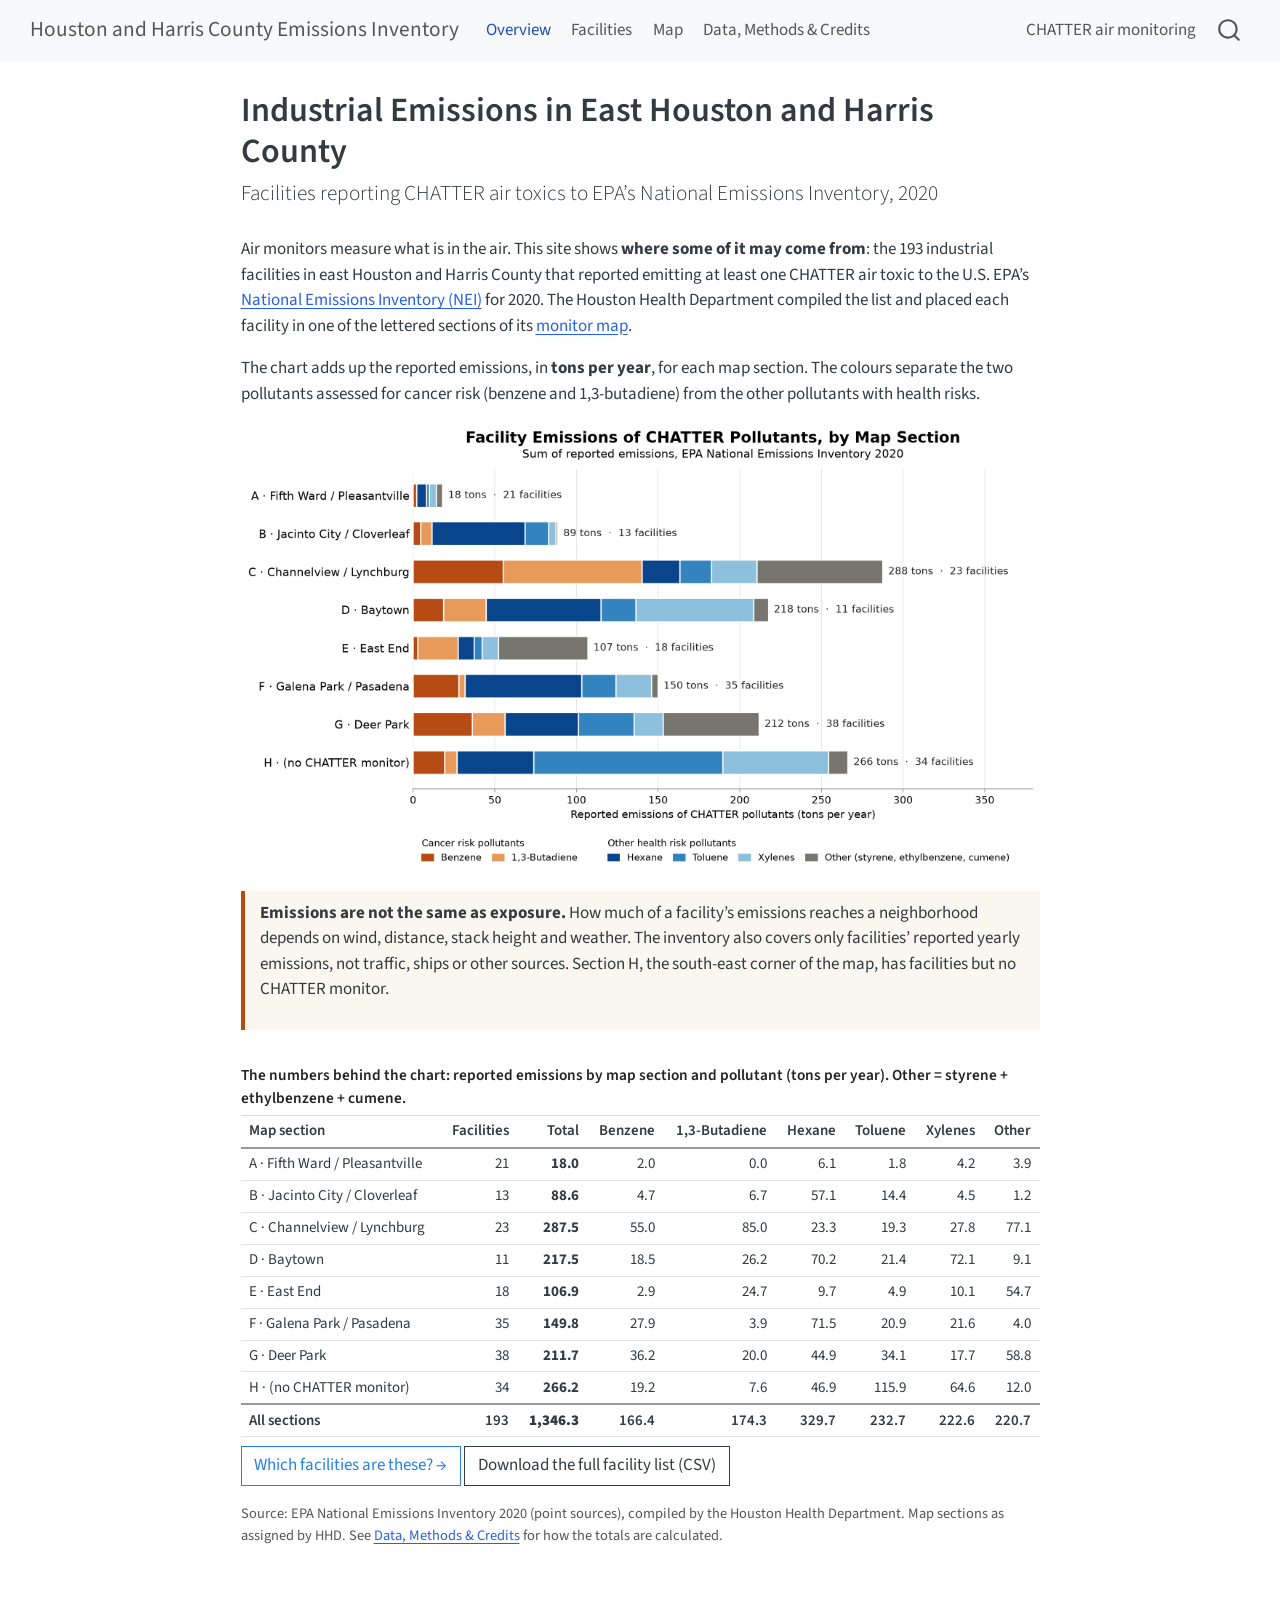
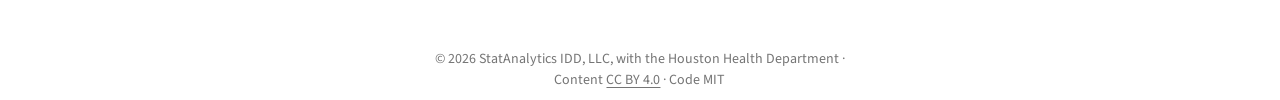
<file: index.html>
<!DOCTYPE html>
<html xmlns="http://www.w3.org/1999/xhtml" lang="en" xml:lang="en"><head>

<meta charset="utf-8">
<meta name="generator" content="quarto-1.8.27">

<meta name="viewport" content="width=device-width, initial-scale=1.0, user-scalable=yes">


<title>Industrial Emissions in East Houston and Harris County – Houston and Harris County Emissions Inventory</title>
<style>
code{white-space: pre-wrap;}
span.smallcaps{font-variant: small-caps;}
div.columns{display: flex; gap: min(4vw, 1.5em);}
div.column{flex: auto; overflow-x: auto;}
div.hanging-indent{margin-left: 1.5em; text-indent: -1.5em;}
ul.task-list{list-style: none;}
ul.task-list li input[type="checkbox"] {
  width: 0.8em;
  margin: 0 0.8em 0.2em -1em; /* quarto-specific, see https://github.com/quarto-dev/quarto-cli/issues/4556 */ 
  vertical-align: middle;
}
</style>


<script src="site_libs/quarto-nav/quarto-nav.js"></script>
<script src="site_libs/quarto-nav/headroom.min.js"></script>
<script src="site_libs/clipboard/clipboard.min.js"></script>
<script src="site_libs/quarto-search/autocomplete.umd.js"></script>
<script src="site_libs/quarto-search/fuse.min.js"></script>
<script src="site_libs/quarto-search/quarto-search.js"></script>
<meta name="quarto:offset" content="./">
<script src="site_libs/quarto-html/quarto.js" type="module"></script>
<script src="site_libs/quarto-html/tabsets/tabsets.js" type="module"></script>
<script src="site_libs/quarto-html/axe/axe-check.js" type="module"></script>
<script src="site_libs/quarto-html/popper.min.js"></script>
<script src="site_libs/quarto-html/tippy.umd.min.js"></script>
<script src="site_libs/quarto-html/anchor.min.js"></script>
<link href="site_libs/quarto-html/tippy.css" rel="stylesheet">
<link href="site_libs/quarto-html/quarto-syntax-highlighting-ed96de9b727972fe78a7b5d16c58bf87.css" rel="stylesheet" id="quarto-text-highlighting-styles">
<script src="site_libs/bootstrap/bootstrap.min.js"></script>
<link href="site_libs/bootstrap/bootstrap-icons.css" rel="stylesheet">
<link href="site_libs/bootstrap/bootstrap-5b4ad623e5705c0698d39aec6f10cf02.min.css" rel="stylesheet" append-hash="true" id="quarto-bootstrap" data-mode="light">
<script id="quarto-search-options" type="application/json">{
  "location": "navbar",
  "copy-button": false,
  "collapse-after": 3,
  "panel-placement": "end",
  "type": "overlay",
  "limit": 50,
  "keyboard-shortcut": [
    "f",
    "/",
    "s"
  ],
  "show-item-context": false,
  "language": {
    "search-no-results-text": "No results",
    "search-matching-documents-text": "matching documents",
    "search-copy-link-title": "Copy link to search",
    "search-hide-matches-text": "Hide additional matches",
    "search-more-match-text": "more match in this document",
    "search-more-matches-text": "more matches in this document",
    "search-clear-button-title": "Clear",
    "search-text-placeholder": "",
    "search-detached-cancel-button-title": "Cancel",
    "search-submit-button-title": "Submit",
    "search-label": "Search"
  }
}</script>


<link rel="stylesheet" href="styles.css">
</head>

<body class="nav-fixed fullcontent quarto-light">

<div id="quarto-search-results"></div>
  <header id="quarto-header" class="headroom fixed-top">
    <nav class="navbar navbar-expand-lg " data-bs-theme="dark">
      <div class="navbar-container container-fluid">
      <div class="navbar-brand-container mx-auto">
    <a class="navbar-brand" href="./index.html">
    <span class="navbar-title">Houston and Harris County Emissions Inventory</span>
    </a>
  </div>
            <div id="quarto-search" class="" title="Search"></div>
          <button class="navbar-toggler" type="button" data-bs-toggle="collapse" data-bs-target="#navbarCollapse" aria-controls="navbarCollapse" role="menu" aria-expanded="false" aria-label="Toggle navigation" onclick="if (window.quartoToggleHeadroom) { window.quartoToggleHeadroom(); }">
  <span class="navbar-toggler-icon"></span>
</button>
          <div class="collapse navbar-collapse" id="navbarCollapse">
            <ul class="navbar-nav navbar-nav-scroll me-auto">
  <li class="nav-item">
    <a class="nav-link active" href="./index.html" aria-current="page"> 
<span class="menu-text">Overview</span></a>
  </li>  
  <li class="nav-item">
    <a class="nav-link" href="./facilities.html"> 
<span class="menu-text">Facilities</span></a>
  </li>  
  <li class="nav-item">
    <a class="nav-link" href="./map.html"> 
<span class="menu-text">Map</span></a>
  </li>  
  <li class="nav-item">
    <a class="nav-link" href="./about.html"> 
<span class="menu-text">Data, Methods &amp; Credits</span></a>
  </li>  
</ul>
            <ul class="navbar-nav navbar-nav-scroll ms-auto">
  <li class="nav-item">
    <a class="nav-link" href="https://statanalyticsidd-gh.github.io/Houston-Harris-County/"> 
<span class="menu-text">CHATTER air monitoring</span></a>
  </li>  
</ul>
          </div> <!-- /navcollapse -->
            <div class="quarto-navbar-tools">
</div>
      </div> <!-- /container-fluid -->
    </nav>
</header>
<!-- content -->
<div id="quarto-content" class="quarto-container page-columns page-rows-contents page-layout-article page-navbar">
<!-- sidebar -->
<!-- margin-sidebar -->
    
<!-- main -->
<main class="content" id="quarto-document-content">

<header id="title-block-header" class="quarto-title-block default">
<div class="quarto-title">
<h1 class="title">Industrial Emissions in East Houston and Harris County</h1>
<p class="subtitle lead">Facilities reporting CHATTER air toxics to EPA’s National Emissions Inventory, 2020</p>
</div>



<div class="quarto-title-meta">

    
  
    
  </div>
  


</header>


<p>Air monitors measure what is in the air. This site shows <strong>where some of it may come from</strong>: the 193 industrial facilities in east Houston and Harris County that reported emitting at least one CHATTER air toxic to the U.S. EPA’s <a href="https://www.epa.gov/air-emissions-inventories/2020-national-emissions-inventory-nei-data">National Emissions Inventory (NEI)</a> for 2020. The Houston Health Department compiled the list and placed each facility in one of the lettered sections of its <a href="./map.html">monitor map</a>.</p>
<p>The chart adds up the reported emissions, in <strong>tons per year</strong>, for each map section. The colours separate the two pollutants assessed for cancer risk (benzene and 1,3-butadiene) from the other pollutants with health risks.</p>
<p><img src="figures/emissions_by_section.png" class="img-fluid" alt="Horizontal stacked bar chart of reported emissions of CHATTER pollutants in tons per year for map sections A to H. Section C, Channelview / Lynchburg, is largest at 288 tons from 23 facilities, followed by H at 266 tons, D Baytown at 218, G Deer Park at 212, F Galena Park / Pasadena at 150, E East End at 107, B Jacinto City / Cloverleaf at 89 and A Fifth Ward / Pleasantville at 18. The full numbers are in the table below."></p>
<div class="ei-callout">
<p><strong>Emissions are not the same as exposure.</strong> How much of a facility’s emissions reaches a neighborhood depends on wind, distance, stack height and weather. The inventory also covers only facilities’ reported yearly emissions, not traffic, ships or other sources. Section H, the south-east corner of the map, has facilities but no CHATTER monitor.</p>
</div>
<div class="table-responsive">
<table class="ei-table caption-top table">
<caption>The numbers behind the chart: reported emissions by map section and pollutant (tons per year). Other = styrene + ethylbenzene + cumene.</caption>
<thead>
<tr class="header">
<th data-quarto-table-cell-role="th">Map section</th>
<th class="ei-num" data-quarto-table-cell-role="th">Facilities</th>
<th class="ei-num" data-quarto-table-cell-role="th">Total</th>
<th class="ei-num" data-quarto-table-cell-role="th">Benzene</th>
<th class="ei-num" data-quarto-table-cell-role="th">1,3-Butadiene</th>
<th class="ei-num" data-quarto-table-cell-role="th">Hexane</th>
<th class="ei-num" data-quarto-table-cell-role="th">Toluene</th>
<th class="ei-num" data-quarto-table-cell-role="th">Xylenes</th>
<th class="ei-num" data-quarto-table-cell-role="th">Other</th>
</tr>
</thead>
<tbody>
<tr class="odd">
<td>A · Fifth Ward / Pleasantville</td>
<td class="ei-num">21</td>
<td class="ei-num"><strong>18.0</strong></td>
<td class="ei-num">2.0</td>
<td class="ei-num">0.0</td>
<td class="ei-num">6.1</td>
<td class="ei-num">1.8</td>
<td class="ei-num">4.2</td>
<td class="ei-num">3.9</td>
</tr>
<tr class="even">
<td>B · Jacinto City / Cloverleaf</td>
<td class="ei-num">13</td>
<td class="ei-num"><strong>88.6</strong></td>
<td class="ei-num">4.7</td>
<td class="ei-num">6.7</td>
<td class="ei-num">57.1</td>
<td class="ei-num">14.4</td>
<td class="ei-num">4.5</td>
<td class="ei-num">1.2</td>
</tr>
<tr class="odd">
<td>C · Channelview / Lynchburg</td>
<td class="ei-num">23</td>
<td class="ei-num"><strong>287.5</strong></td>
<td class="ei-num">55.0</td>
<td class="ei-num">85.0</td>
<td class="ei-num">23.3</td>
<td class="ei-num">19.3</td>
<td class="ei-num">27.8</td>
<td class="ei-num">77.1</td>
</tr>
<tr class="even">
<td>D · Baytown</td>
<td class="ei-num">11</td>
<td class="ei-num"><strong>217.5</strong></td>
<td class="ei-num">18.5</td>
<td class="ei-num">26.2</td>
<td class="ei-num">70.2</td>
<td class="ei-num">21.4</td>
<td class="ei-num">72.1</td>
<td class="ei-num">9.1</td>
</tr>
<tr class="odd">
<td>E · East End</td>
<td class="ei-num">18</td>
<td class="ei-num"><strong>106.9</strong></td>
<td class="ei-num">2.9</td>
<td class="ei-num">24.7</td>
<td class="ei-num">9.7</td>
<td class="ei-num">4.9</td>
<td class="ei-num">10.1</td>
<td class="ei-num">54.7</td>
</tr>
<tr class="even">
<td>F · Galena Park / Pasadena</td>
<td class="ei-num">35</td>
<td class="ei-num"><strong>149.8</strong></td>
<td class="ei-num">27.9</td>
<td class="ei-num">3.9</td>
<td class="ei-num">71.5</td>
<td class="ei-num">20.9</td>
<td class="ei-num">21.6</td>
<td class="ei-num">4.0</td>
</tr>
<tr class="odd">
<td>G · Deer Park</td>
<td class="ei-num">38</td>
<td class="ei-num"><strong>211.7</strong></td>
<td class="ei-num">36.2</td>
<td class="ei-num">20.0</td>
<td class="ei-num">44.9</td>
<td class="ei-num">34.1</td>
<td class="ei-num">17.7</td>
<td class="ei-num">58.8</td>
</tr>
<tr class="even">
<td>H · (no CHATTER monitor)</td>
<td class="ei-num">34</td>
<td class="ei-num"><strong>266.2</strong></td>
<td class="ei-num">19.2</td>
<td class="ei-num">7.6</td>
<td class="ei-num">46.9</td>
<td class="ei-num">115.9</td>
<td class="ei-num">64.6</td>
<td class="ei-num">12.0</td>
</tr>
<tr class="ei-total odd">
<td>All sections</td>
<td class="ei-num">193</td>
<td class="ei-num"><strong>1,346.3</strong></td>
<td class="ei-num">166.4</td>
<td class="ei-num">174.3</td>
<td class="ei-num">329.7</td>
<td class="ei-num">232.7</td>
<td class="ei-num">222.6</td>
<td class="ei-num">220.7</td>
</tr>
</tbody>
</table>
</div>
<p><a href="./facilities.html" class="btn btn-outline-primary">Which facilities are these? →</a> <a href="downloads/HoustonHarrisCounty_emissions_NEI2020.csv" class="btn btn-outline-secondary">Download the full facility list (CSV)</a></p>
<div class="ei-note">
<p>Source: EPA National Emissions Inventory 2020 (point sources), compiled by the Houston Health Department. Map sections as assigned by HHD. See <a href="./about.html">Data, Methods &amp; Credits</a> for how the totals are calculated.</p>
</div>



</main> <!-- /main -->
<script id="quarto-html-after-body" type="application/javascript">
  window.document.addEventListener("DOMContentLoaded", function (event) {
    const icon = "";
    const anchorJS = new window.AnchorJS();
    anchorJS.options = {
      placement: 'right',
      icon: icon
    };
    anchorJS.add('.anchored');
    const isCodeAnnotation = (el) => {
      for (const clz of el.classList) {
        if (clz.startsWith('code-annotation-')) {                     
          return true;
        }
      }
      return false;
    }
    const onCopySuccess = function(e) {
      // button target
      const button = e.trigger;
      // don't keep focus
      button.blur();
      // flash "checked"
      button.classList.add('code-copy-button-checked');
      var currentTitle = button.getAttribute("title");
      button.setAttribute("title", "Copied!");
      let tooltip;
      if (window.bootstrap) {
        button.setAttribute("data-bs-toggle", "tooltip");
        button.setAttribute("data-bs-placement", "left");
        button.setAttribute("data-bs-title", "Copied!");
        tooltip = new bootstrap.Tooltip(button, 
          { trigger: "manual", 
            customClass: "code-copy-button-tooltip",
            offset: [0, -8]});
        tooltip.show();    
      }
      setTimeout(function() {
        if (tooltip) {
          tooltip.hide();
          button.removeAttribute("data-bs-title");
          button.removeAttribute("data-bs-toggle");
          button.removeAttribute("data-bs-placement");
        }
        button.setAttribute("title", currentTitle);
        button.classList.remove('code-copy-button-checked');
      }, 1000);
      // clear code selection
      e.clearSelection();
    }
    const getTextToCopy = function(trigger) {
      const outerScaffold = trigger.parentElement.cloneNode(true);
      const codeEl = outerScaffold.querySelector('code');
      for (const childEl of codeEl.children) {
        if (isCodeAnnotation(childEl)) {
          childEl.remove();
        }
      }
      return codeEl.innerText;
    }
    const clipboard = new window.ClipboardJS('.code-copy-button:not([data-in-quarto-modal])', {
      text: getTextToCopy
    });
    clipboard.on('success', onCopySuccess);
    if (window.document.getElementById('quarto-embedded-source-code-modal')) {
      const clipboardModal = new window.ClipboardJS('.code-copy-button[data-in-quarto-modal]', {
        text: getTextToCopy,
        container: window.document.getElementById('quarto-embedded-source-code-modal')
      });
      clipboardModal.on('success', onCopySuccess);
    }
      var localhostRegex = new RegExp(/^(?:http|https):\/\/localhost\:?[0-9]*\//);
      var mailtoRegex = new RegExp(/^mailto:/);
        var filterRegex = new RegExp("https:\/\/statanalyticsidd-gh\.github\.io\/HHD_EmissionsInventory\/");
      var isInternal = (href) => {
          return filterRegex.test(href) || localhostRegex.test(href) || mailtoRegex.test(href);
      }
      // Inspect non-navigation links and adorn them if external
     var links = window.document.querySelectorAll('a[href]:not(.nav-link):not(.navbar-brand):not(.toc-action):not(.sidebar-link):not(.sidebar-item-toggle):not(.pagination-link):not(.no-external):not([aria-hidden]):not(.dropdown-item):not(.quarto-navigation-tool):not(.about-link)');
      for (var i=0; i<links.length; i++) {
        const link = links[i];
        if (!isInternal(link.href)) {
          // undo the damage that might have been done by quarto-nav.js in the case of
          // links that we want to consider external
          if (link.dataset.originalHref !== undefined) {
            link.href = link.dataset.originalHref;
          }
        }
      }
    function tippyHover(el, contentFn, onTriggerFn, onUntriggerFn) {
      const config = {
        allowHTML: true,
        maxWidth: 500,
        delay: 100,
        arrow: false,
        appendTo: function(el) {
            return el.parentElement;
        },
        interactive: true,
        interactiveBorder: 10,
        theme: 'quarto',
        placement: 'bottom-start',
      };
      if (contentFn) {
        config.content = contentFn;
      }
      if (onTriggerFn) {
        config.onTrigger = onTriggerFn;
      }
      if (onUntriggerFn) {
        config.onUntrigger = onUntriggerFn;
      }
      window.tippy(el, config); 
    }
    const noterefs = window.document.querySelectorAll('a[role="doc-noteref"]');
    for (var i=0; i<noterefs.length; i++) {
      const ref = noterefs[i];
      tippyHover(ref, function() {
        // use id or data attribute instead here
        let href = ref.getAttribute('data-footnote-href') || ref.getAttribute('href');
        try { href = new URL(href).hash; } catch {}
        const id = href.replace(/^#\/?/, "");
        const note = window.document.getElementById(id);
        if (note) {
          return note.innerHTML;
        } else {
          return "";
        }
      });
    }
    const xrefs = window.document.querySelectorAll('a.quarto-xref');
    const processXRef = (id, note) => {
      // Strip column container classes
      const stripColumnClz = (el) => {
        el.classList.remove("page-full", "page-columns");
        if (el.children) {
          for (const child of el.children) {
            stripColumnClz(child);
          }
        }
      }
      stripColumnClz(note)
      if (id === null || id.startsWith('sec-')) {
        // Special case sections, only their first couple elements
        const container = document.createElement("div");
        if (note.children && note.children.length > 2) {
          container.appendChild(note.children[0].cloneNode(true));
          for (let i = 1; i < note.children.length; i++) {
            const child = note.children[i];
            if (child.tagName === "P" && child.innerText === "") {
              continue;
            } else {
              container.appendChild(child.cloneNode(true));
              break;
            }
          }
          if (window.Quarto?.typesetMath) {
            window.Quarto.typesetMath(container);
          }
          return container.innerHTML
        } else {
          if (window.Quarto?.typesetMath) {
            window.Quarto.typesetMath(note);
          }
          return note.innerHTML;
        }
      } else {
        // Remove any anchor links if they are present
        const anchorLink = note.querySelector('a.anchorjs-link');
        if (anchorLink) {
          anchorLink.remove();
        }
        if (window.Quarto?.typesetMath) {
          window.Quarto.typesetMath(note);
        }
        if (note.classList.contains("callout")) {
          return note.outerHTML;
        } else {
          return note.innerHTML;
        }
      }
    }
    for (var i=0; i<xrefs.length; i++) {
      const xref = xrefs[i];
      tippyHover(xref, undefined, function(instance) {
        instance.disable();
        let url = xref.getAttribute('href');
        let hash = undefined; 
        if (url.startsWith('#')) {
          hash = url;
        } else {
          try { hash = new URL(url).hash; } catch {}
        }
        if (hash) {
          const id = hash.replace(/^#\/?/, "");
          const note = window.document.getElementById(id);
          if (note !== null) {
            try {
              const html = processXRef(id, note.cloneNode(true));
              instance.setContent(html);
            } finally {
              instance.enable();
              instance.show();
            }
          } else {
            // See if we can fetch this
            fetch(url.split('#')[0])
            .then(res => res.text())
            .then(html => {
              const parser = new DOMParser();
              const htmlDoc = parser.parseFromString(html, "text/html");
              const note = htmlDoc.getElementById(id);
              if (note !== null) {
                const html = processXRef(id, note);
                instance.setContent(html);
              } 
            }).finally(() => {
              instance.enable();
              instance.show();
            });
          }
        } else {
          // See if we can fetch a full url (with no hash to target)
          // This is a special case and we should probably do some content thinning / targeting
          fetch(url)
          .then(res => res.text())
          .then(html => {
            const parser = new DOMParser();
            const htmlDoc = parser.parseFromString(html, "text/html");
            const note = htmlDoc.querySelector('main.content');
            if (note !== null) {
              // This should only happen for chapter cross references
              // (since there is no id in the URL)
              // remove the first header
              if (note.children.length > 0 && note.children[0].tagName === "HEADER") {
                note.children[0].remove();
              }
              const html = processXRef(null, note);
              instance.setContent(html);
            } 
          }).finally(() => {
            instance.enable();
            instance.show();
          });
        }
      }, function(instance) {
      });
    }
        let selectedAnnoteEl;
        const selectorForAnnotation = ( cell, annotation) => {
          let cellAttr = 'data-code-cell="' + cell + '"';
          let lineAttr = 'data-code-annotation="' +  annotation + '"';
          const selector = 'span[' + cellAttr + '][' + lineAttr + ']';
          return selector;
        }
        const selectCodeLines = (annoteEl) => {
          const doc = window.document;
          const targetCell = annoteEl.getAttribute("data-target-cell");
          const targetAnnotation = annoteEl.getAttribute("data-target-annotation");
          const annoteSpan = window.document.querySelector(selectorForAnnotation(targetCell, targetAnnotation));
          const lines = annoteSpan.getAttribute("data-code-lines").split(",");
          const lineIds = lines.map((line) => {
            return targetCell + "-" + line;
          })
          let top = null;
          let height = null;
          let parent = null;
          if (lineIds.length > 0) {
              //compute the position of the single el (top and bottom and make a div)
              const el = window.document.getElementById(lineIds[0]);
              top = el.offsetTop;
              height = el.offsetHeight;
              parent = el.parentElement.parentElement;
            if (lineIds.length > 1) {
              const lastEl = window.document.getElementById(lineIds[lineIds.length - 1]);
              const bottom = lastEl.offsetTop + lastEl.offsetHeight;
              height = bottom - top;
            }
            if (top !== null && height !== null && parent !== null) {
              // cook up a div (if necessary) and position it 
              let div = window.document.getElementById("code-annotation-line-highlight");
              if (div === null) {
                div = window.document.createElement("div");
                div.setAttribute("id", "code-annotation-line-highlight");
                div.style.position = 'absolute';
                parent.appendChild(div);
              }
              div.style.top = top - 2 + "px";
              div.style.height = height + 4 + "px";
              div.style.left = 0;
              let gutterDiv = window.document.getElementById("code-annotation-line-highlight-gutter");
              if (gutterDiv === null) {
                gutterDiv = window.document.createElement("div");
                gutterDiv.setAttribute("id", "code-annotation-line-highlight-gutter");
                gutterDiv.style.position = 'absolute';
                const codeCell = window.document.getElementById(targetCell);
                const gutter = codeCell.querySelector('.code-annotation-gutter');
                gutter.appendChild(gutterDiv);
              }
              gutterDiv.style.top = top - 2 + "px";
              gutterDiv.style.height = height + 4 + "px";
            }
            selectedAnnoteEl = annoteEl;
          }
        };
        const unselectCodeLines = () => {
          const elementsIds = ["code-annotation-line-highlight", "code-annotation-line-highlight-gutter"];
          elementsIds.forEach((elId) => {
            const div = window.document.getElementById(elId);
            if (div) {
              div.remove();
            }
          });
          selectedAnnoteEl = undefined;
        };
          // Handle positioning of the toggle
      window.addEventListener(
        "resize",
        throttle(() => {
          elRect = undefined;
          if (selectedAnnoteEl) {
            selectCodeLines(selectedAnnoteEl);
          }
        }, 10)
      );
      function throttle(fn, ms) {
      let throttle = false;
      let timer;
        return (...args) => {
          if(!throttle) { // first call gets through
              fn.apply(this, args);
              throttle = true;
          } else { // all the others get throttled
              if(timer) clearTimeout(timer); // cancel #2
              timer = setTimeout(() => {
                fn.apply(this, args);
                timer = throttle = false;
              }, ms);
          }
        };
      }
        // Attach click handler to the DT
        const annoteDls = window.document.querySelectorAll('dt[data-target-cell]');
        for (const annoteDlNode of annoteDls) {
          annoteDlNode.addEventListener('click', (event) => {
            const clickedEl = event.target;
            if (clickedEl !== selectedAnnoteEl) {
              unselectCodeLines();
              const activeEl = window.document.querySelector('dt[data-target-cell].code-annotation-active');
              if (activeEl) {
                activeEl.classList.remove('code-annotation-active');
              }
              selectCodeLines(clickedEl);
              clickedEl.classList.add('code-annotation-active');
            } else {
              // Unselect the line
              unselectCodeLines();
              clickedEl.classList.remove('code-annotation-active');
            }
          });
        }
    const findCites = (el) => {
      const parentEl = el.parentElement;
      if (parentEl) {
        const cites = parentEl.dataset.cites;
        if (cites) {
          return {
            el,
            cites: cites.split(' ')
          };
        } else {
          return findCites(el.parentElement)
        }
      } else {
        return undefined;
      }
    };
    var bibliorefs = window.document.querySelectorAll('a[role="doc-biblioref"]');
    for (var i=0; i<bibliorefs.length; i++) {
      const ref = bibliorefs[i];
      const citeInfo = findCites(ref);
      if (citeInfo) {
        tippyHover(citeInfo.el, function() {
          var popup = window.document.createElement('div');
          citeInfo.cites.forEach(function(cite) {
            var citeDiv = window.document.createElement('div');
            citeDiv.classList.add('hanging-indent');
            citeDiv.classList.add('csl-entry');
            var biblioDiv = window.document.getElementById('ref-' + cite);
            if (biblioDiv) {
              citeDiv.innerHTML = biblioDiv.innerHTML;
            }
            popup.appendChild(citeDiv);
          });
          return popup.innerHTML;
        });
      }
    }
  });
  </script>
</div> <!-- /content -->
<footer class="footer">
  <div class="nav-footer">
    <div class="nav-footer-left">
      &nbsp;
    </div>   
    <div class="nav-footer-center">
<p>© 2026 StatAnalytics IDD, LLC, with the Houston Health Department · Content <a href="https://creativecommons.org/licenses/by/4.0/">CC BY 4.0</a> · Code MIT</p>
</div>
    <div class="nav-footer-right">
      &nbsp;
    </div>
  </div>
</footer>




</body></html>
</file>
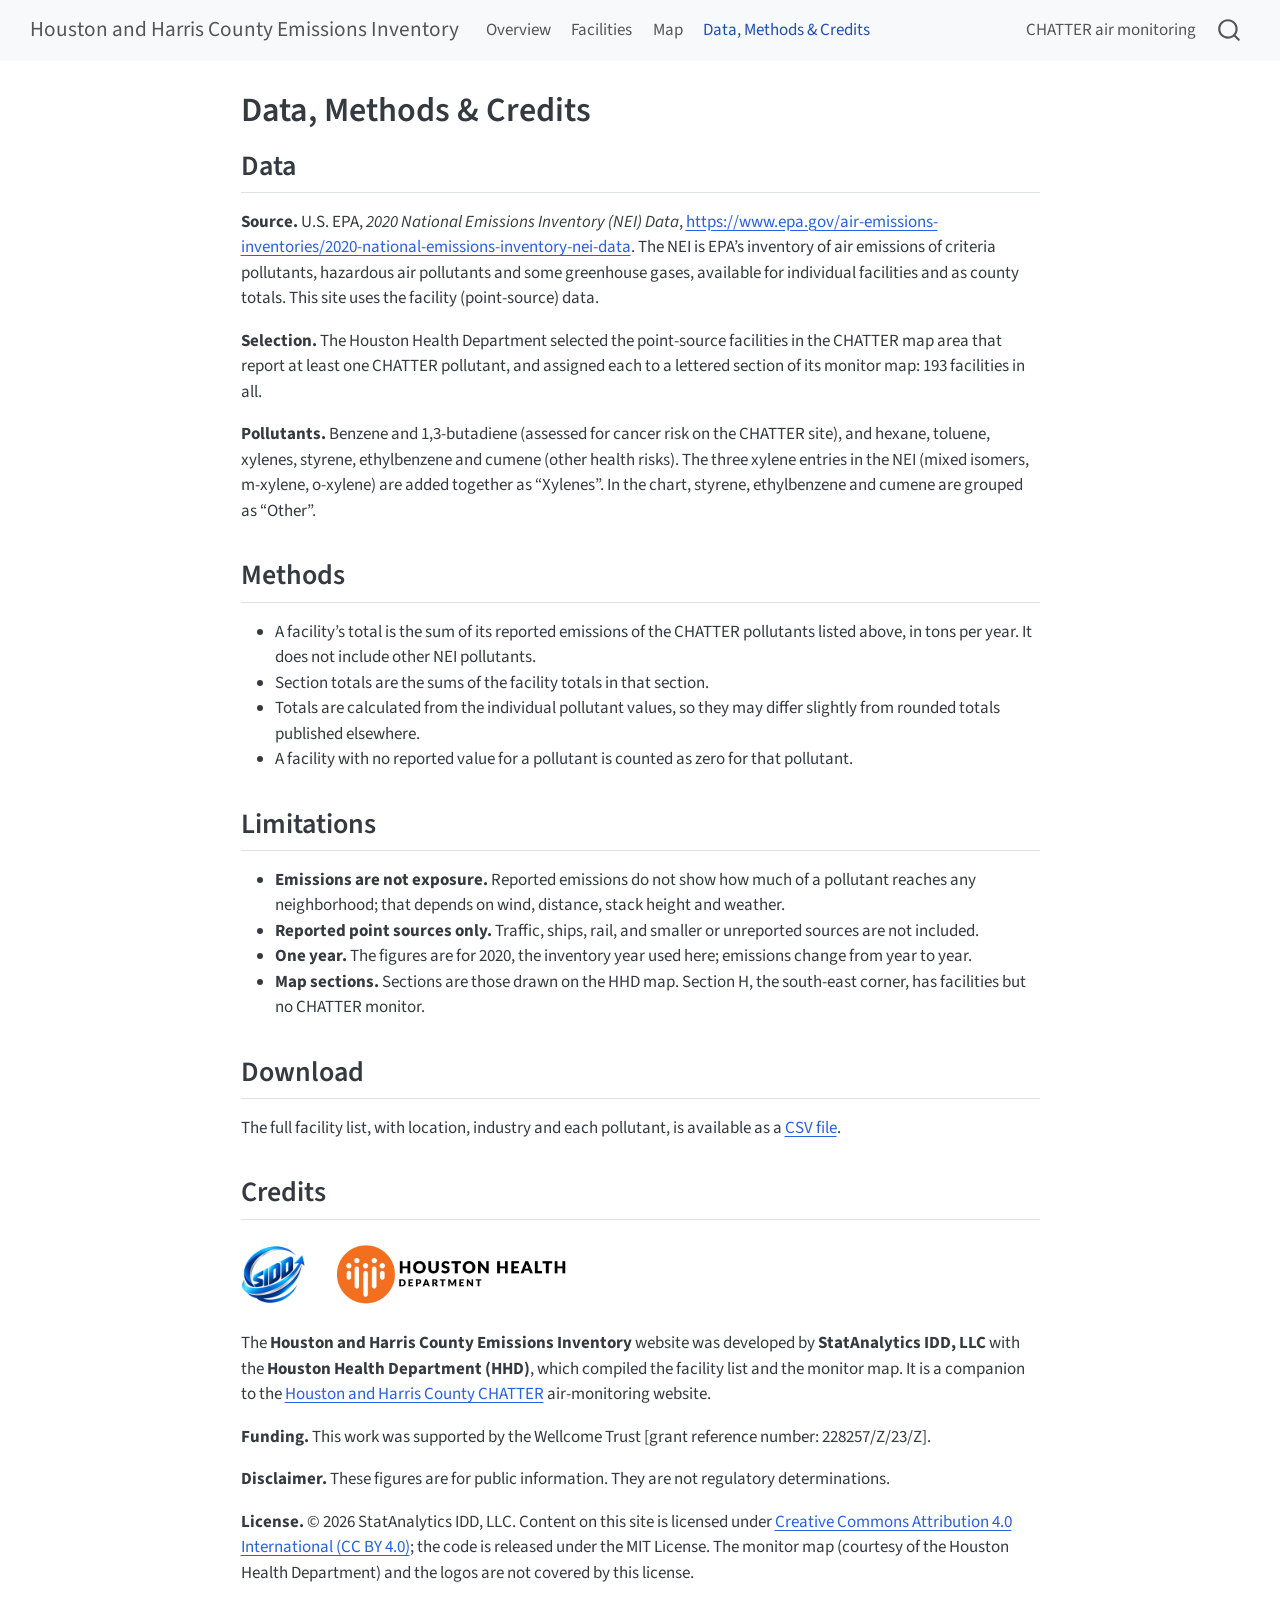
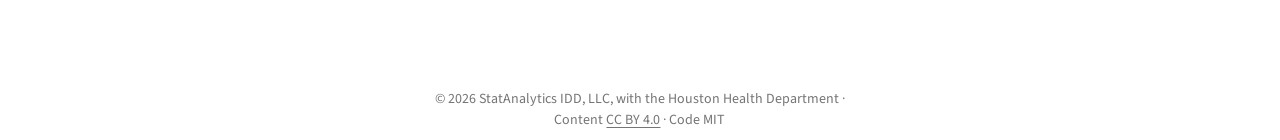
<file: about.html>
<!DOCTYPE html>
<html xmlns="http://www.w3.org/1999/xhtml" lang="en" xml:lang="en"><head>

<meta charset="utf-8">
<meta name="generator" content="quarto-1.8.27">

<meta name="viewport" content="width=device-width, initial-scale=1.0, user-scalable=yes">


<title>Data, Methods &amp; Credits – Houston and Harris County Emissions Inventory</title>
<style>
code{white-space: pre-wrap;}
span.smallcaps{font-variant: small-caps;}
div.columns{display: flex; gap: min(4vw, 1.5em);}
div.column{flex: auto; overflow-x: auto;}
div.hanging-indent{margin-left: 1.5em; text-indent: -1.5em;}
ul.task-list{list-style: none;}
ul.task-list li input[type="checkbox"] {
  width: 0.8em;
  margin: 0 0.8em 0.2em -1em; /* quarto-specific, see https://github.com/quarto-dev/quarto-cli/issues/4556 */ 
  vertical-align: middle;
}
</style>


<script src="site_libs/quarto-nav/quarto-nav.js"></script>
<script src="site_libs/quarto-nav/headroom.min.js"></script>
<script src="site_libs/clipboard/clipboard.min.js"></script>
<script src="site_libs/quarto-search/autocomplete.umd.js"></script>
<script src="site_libs/quarto-search/fuse.min.js"></script>
<script src="site_libs/quarto-search/quarto-search.js"></script>
<meta name="quarto:offset" content="./">
<script src="site_libs/quarto-html/quarto.js" type="module"></script>
<script src="site_libs/quarto-html/tabsets/tabsets.js" type="module"></script>
<script src="site_libs/quarto-html/axe/axe-check.js" type="module"></script>
<script src="site_libs/quarto-html/popper.min.js"></script>
<script src="site_libs/quarto-html/tippy.umd.min.js"></script>
<script src="site_libs/quarto-html/anchor.min.js"></script>
<link href="site_libs/quarto-html/tippy.css" rel="stylesheet">
<link href="site_libs/quarto-html/quarto-syntax-highlighting-ed96de9b727972fe78a7b5d16c58bf87.css" rel="stylesheet" id="quarto-text-highlighting-styles">
<script src="site_libs/bootstrap/bootstrap.min.js"></script>
<link href="site_libs/bootstrap/bootstrap-icons.css" rel="stylesheet">
<link href="site_libs/bootstrap/bootstrap-5b4ad623e5705c0698d39aec6f10cf02.min.css" rel="stylesheet" append-hash="true" id="quarto-bootstrap" data-mode="light">
<script id="quarto-search-options" type="application/json">{
  "location": "navbar",
  "copy-button": false,
  "collapse-after": 3,
  "panel-placement": "end",
  "type": "overlay",
  "limit": 50,
  "keyboard-shortcut": [
    "f",
    "/",
    "s"
  ],
  "show-item-context": false,
  "language": {
    "search-no-results-text": "No results",
    "search-matching-documents-text": "matching documents",
    "search-copy-link-title": "Copy link to search",
    "search-hide-matches-text": "Hide additional matches",
    "search-more-match-text": "more match in this document",
    "search-more-matches-text": "more matches in this document",
    "search-clear-button-title": "Clear",
    "search-text-placeholder": "",
    "search-detached-cancel-button-title": "Cancel",
    "search-submit-button-title": "Submit",
    "search-label": "Search"
  }
}</script>


<link rel="stylesheet" href="styles.css">
</head>

<body class="nav-fixed fullcontent quarto-light">

<div id="quarto-search-results"></div>
  <header id="quarto-header" class="headroom fixed-top">
    <nav class="navbar navbar-expand-lg " data-bs-theme="dark">
      <div class="navbar-container container-fluid">
      <div class="navbar-brand-container mx-auto">
    <a class="navbar-brand" href="./index.html">
    <span class="navbar-title">Houston and Harris County Emissions Inventory</span>
    </a>
  </div>
            <div id="quarto-search" class="" title="Search"></div>
          <button class="navbar-toggler" type="button" data-bs-toggle="collapse" data-bs-target="#navbarCollapse" aria-controls="navbarCollapse" role="menu" aria-expanded="false" aria-label="Toggle navigation" onclick="if (window.quartoToggleHeadroom) { window.quartoToggleHeadroom(); }">
  <span class="navbar-toggler-icon"></span>
</button>
          <div class="collapse navbar-collapse" id="navbarCollapse">
            <ul class="navbar-nav navbar-nav-scroll me-auto">
  <li class="nav-item">
    <a class="nav-link" href="./index.html"> 
<span class="menu-text">Overview</span></a>
  </li>  
  <li class="nav-item">
    <a class="nav-link" href="./facilities.html"> 
<span class="menu-text">Facilities</span></a>
  </li>  
  <li class="nav-item">
    <a class="nav-link" href="./map.html"> 
<span class="menu-text">Map</span></a>
  </li>  
  <li class="nav-item">
    <a class="nav-link active" href="./about.html" aria-current="page"> 
<span class="menu-text">Data, Methods &amp; Credits</span></a>
  </li>  
</ul>
            <ul class="navbar-nav navbar-nav-scroll ms-auto">
  <li class="nav-item">
    <a class="nav-link" href="https://statanalyticsidd-gh.github.io/Houston-Harris-County/"> 
<span class="menu-text">CHATTER air monitoring</span></a>
  </li>  
</ul>
          </div> <!-- /navcollapse -->
            <div class="quarto-navbar-tools">
</div>
      </div> <!-- /container-fluid -->
    </nav>
</header>
<!-- content -->
<div id="quarto-content" class="quarto-container page-columns page-rows-contents page-layout-article page-navbar">
<!-- sidebar -->
<!-- margin-sidebar -->
    
<!-- main -->
<main class="content" id="quarto-document-content">

<header id="title-block-header" class="quarto-title-block default">
<div class="quarto-title">
<h1 class="title">Data, Methods &amp; Credits</h1>
</div>



<div class="quarto-title-meta">

    
  
    
  </div>
  


</header>


<section id="data" class="level2">
<h2 class="anchored" data-anchor-id="data">Data</h2>
<p><strong>Source.</strong> U.S. EPA, <em>2020 National Emissions Inventory (NEI) Data</em>, <a href="https://www.epa.gov/air-emissions-inventories/2020-national-emissions-inventory-nei-data" class="uri">https://www.epa.gov/air-emissions-inventories/2020-national-emissions-inventory-nei-data</a>. The NEI is EPA’s inventory of air emissions of criteria pollutants, hazardous air pollutants and some greenhouse gases, available for individual facilities and as county totals. This site uses the facility (point-source) data.</p>
<p><strong>Selection.</strong> The Houston Health Department selected the point-source facilities in the CHATTER map area that report at least one CHATTER pollutant, and assigned each to a lettered section of its monitor map: 193 facilities in all.</p>
<p><strong>Pollutants.</strong> Benzene and 1,3-butadiene (assessed for cancer risk on the CHATTER site), and hexane, toluene, xylenes, styrene, ethylbenzene and cumene (other health risks). The three xylene entries in the NEI (mixed isomers, m-xylene, o-xylene) are added together as “Xylenes”. In the chart, styrene, ethylbenzene and cumene are grouped as “Other”.</p>
</section>
<section id="methods" class="level2">
<h2 class="anchored" data-anchor-id="methods">Methods</h2>
<ul>
<li>A facility’s total is the sum of its reported emissions of the CHATTER pollutants listed above, in tons per year. It does not include other NEI pollutants.</li>
<li>Section totals are the sums of the facility totals in that section.</li>
<li>Totals are calculated from the individual pollutant values, so they may differ slightly from rounded totals published elsewhere.</li>
<li>A facility with no reported value for a pollutant is counted as zero for that pollutant.</li>
</ul>
</section>
<section id="limitations" class="level2">
<h2 class="anchored" data-anchor-id="limitations">Limitations</h2>
<ul>
<li><strong>Emissions are not exposure.</strong> Reported emissions do not show how much of a pollutant reaches any neighborhood; that depends on wind, distance, stack height and weather.</li>
<li><strong>Reported point sources only.</strong> Traffic, ships, rail, and smaller or unreported sources are not included.</li>
<li><strong>One year.</strong> The figures are for 2020, the inventory year used here; emissions change from year to year.</li>
<li><strong>Map sections.</strong> Sections are those drawn on the HHD map. Section H, the south-east corner, has facilities but no CHATTER monitor.</li>
</ul>
</section>
<section id="download" class="level2">
<h2 class="anchored" data-anchor-id="download">Download</h2>
<p>The full facility list, with location, industry and each pollutant, is available as a <a href="downloads/HoustonHarrisCounty_emissions_NEI2020.csv">CSV file</a>.</p>
</section>
<section id="credits" class="level2">
<h2 class="anchored" data-anchor-id="credits">Credits</h2>
<div class="ei-logos">
<p><img src="figures/logos/SIDD-logo.png" class="img-fluid" alt="StatAnalytics IDD, LLC logo"> <img src="figures/logos/HHD-Logo-Black-Letters-Trans_0.png" class="img-fluid" alt="Houston Health Department logo"></p>
</div>
<p>The <strong>Houston and Harris County Emissions Inventory</strong> website was developed by <strong>StatAnalytics IDD, LLC</strong> with the <strong>Houston Health Department (HHD)</strong>, which compiled the facility list and the monitor map. It is a companion to the <a href="https://statanalyticsidd-gh.github.io/Houston-Harris-County/">Houston and Harris County CHATTER</a> air-monitoring website.</p>
<p><strong>Funding.</strong> This work was supported by the Wellcome Trust [grant reference number: 228257/Z/23/Z].</p>
<p><strong>Disclaimer.</strong> These figures are for public information. They are not regulatory determinations.</p>
<!-- DRAFT licence text: not yet confirmed with HHD. Check City of Houston rules and
     the Wellcome outputs management plan before publishing (see README). -->
<p><strong>License.</strong> © 2026 StatAnalytics IDD, LLC. Content on this site is licensed under <a href="https://creativecommons.org/licenses/by/4.0/">Creative Commons Attribution 4.0 International (CC BY 4.0)</a>; the code is released under the MIT License. The monitor map (courtesy of the Houston Health Department) and the logos are not covered by this license.</p>


</section>

</main> <!-- /main -->
<script id="quarto-html-after-body" type="application/javascript">
  window.document.addEventListener("DOMContentLoaded", function (event) {
    const icon = "";
    const anchorJS = new window.AnchorJS();
    anchorJS.options = {
      placement: 'right',
      icon: icon
    };
    anchorJS.add('.anchored');
    const isCodeAnnotation = (el) => {
      for (const clz of el.classList) {
        if (clz.startsWith('code-annotation-')) {                     
          return true;
        }
      }
      return false;
    }
    const onCopySuccess = function(e) {
      // button target
      const button = e.trigger;
      // don't keep focus
      button.blur();
      // flash "checked"
      button.classList.add('code-copy-button-checked');
      var currentTitle = button.getAttribute("title");
      button.setAttribute("title", "Copied!");
      let tooltip;
      if (window.bootstrap) {
        button.setAttribute("data-bs-toggle", "tooltip");
        button.setAttribute("data-bs-placement", "left");
        button.setAttribute("data-bs-title", "Copied!");
        tooltip = new bootstrap.Tooltip(button, 
          { trigger: "manual", 
            customClass: "code-copy-button-tooltip",
            offset: [0, -8]});
        tooltip.show();    
      }
      setTimeout(function() {
        if (tooltip) {
          tooltip.hide();
          button.removeAttribute("data-bs-title");
          button.removeAttribute("data-bs-toggle");
          button.removeAttribute("data-bs-placement");
        }
        button.setAttribute("title", currentTitle);
        button.classList.remove('code-copy-button-checked');
      }, 1000);
      // clear code selection
      e.clearSelection();
    }
    const getTextToCopy = function(trigger) {
      const outerScaffold = trigger.parentElement.cloneNode(true);
      const codeEl = outerScaffold.querySelector('code');
      for (const childEl of codeEl.children) {
        if (isCodeAnnotation(childEl)) {
          childEl.remove();
        }
      }
      return codeEl.innerText;
    }
    const clipboard = new window.ClipboardJS('.code-copy-button:not([data-in-quarto-modal])', {
      text: getTextToCopy
    });
    clipboard.on('success', onCopySuccess);
    if (window.document.getElementById('quarto-embedded-source-code-modal')) {
      const clipboardModal = new window.ClipboardJS('.code-copy-button[data-in-quarto-modal]', {
        text: getTextToCopy,
        container: window.document.getElementById('quarto-embedded-source-code-modal')
      });
      clipboardModal.on('success', onCopySuccess);
    }
      var localhostRegex = new RegExp(/^(?:http|https):\/\/localhost\:?[0-9]*\//);
      var mailtoRegex = new RegExp(/^mailto:/);
        var filterRegex = new RegExp("https:\/\/statanalyticsidd-gh\.github\.io\/HHD_EmissionsInventory\/");
      var isInternal = (href) => {
          return filterRegex.test(href) || localhostRegex.test(href) || mailtoRegex.test(href);
      }
      // Inspect non-navigation links and adorn them if external
     var links = window.document.querySelectorAll('a[href]:not(.nav-link):not(.navbar-brand):not(.toc-action):not(.sidebar-link):not(.sidebar-item-toggle):not(.pagination-link):not(.no-external):not([aria-hidden]):not(.dropdown-item):not(.quarto-navigation-tool):not(.about-link)');
      for (var i=0; i<links.length; i++) {
        const link = links[i];
        if (!isInternal(link.href)) {
          // undo the damage that might have been done by quarto-nav.js in the case of
          // links that we want to consider external
          if (link.dataset.originalHref !== undefined) {
            link.href = link.dataset.originalHref;
          }
        }
      }
    function tippyHover(el, contentFn, onTriggerFn, onUntriggerFn) {
      const config = {
        allowHTML: true,
        maxWidth: 500,
        delay: 100,
        arrow: false,
        appendTo: function(el) {
            return el.parentElement;
        },
        interactive: true,
        interactiveBorder: 10,
        theme: 'quarto',
        placement: 'bottom-start',
      };
      if (contentFn) {
        config.content = contentFn;
      }
      if (onTriggerFn) {
        config.onTrigger = onTriggerFn;
      }
      if (onUntriggerFn) {
        config.onUntrigger = onUntriggerFn;
      }
      window.tippy(el, config); 
    }
    const noterefs = window.document.querySelectorAll('a[role="doc-noteref"]');
    for (var i=0; i<noterefs.length; i++) {
      const ref = noterefs[i];
      tippyHover(ref, function() {
        // use id or data attribute instead here
        let href = ref.getAttribute('data-footnote-href') || ref.getAttribute('href');
        try { href = new URL(href).hash; } catch {}
        const id = href.replace(/^#\/?/, "");
        const note = window.document.getElementById(id);
        if (note) {
          return note.innerHTML;
        } else {
          return "";
        }
      });
    }
    const xrefs = window.document.querySelectorAll('a.quarto-xref');
    const processXRef = (id, note) => {
      // Strip column container classes
      const stripColumnClz = (el) => {
        el.classList.remove("page-full", "page-columns");
        if (el.children) {
          for (const child of el.children) {
            stripColumnClz(child);
          }
        }
      }
      stripColumnClz(note)
      if (id === null || id.startsWith('sec-')) {
        // Special case sections, only their first couple elements
        const container = document.createElement("div");
        if (note.children && note.children.length > 2) {
          container.appendChild(note.children[0].cloneNode(true));
          for (let i = 1; i < note.children.length; i++) {
            const child = note.children[i];
            if (child.tagName === "P" && child.innerText === "") {
              continue;
            } else {
              container.appendChild(child.cloneNode(true));
              break;
            }
          }
          if (window.Quarto?.typesetMath) {
            window.Quarto.typesetMath(container);
          }
          return container.innerHTML
        } else {
          if (window.Quarto?.typesetMath) {
            window.Quarto.typesetMath(note);
          }
          return note.innerHTML;
        }
      } else {
        // Remove any anchor links if they are present
        const anchorLink = note.querySelector('a.anchorjs-link');
        if (anchorLink) {
          anchorLink.remove();
        }
        if (window.Quarto?.typesetMath) {
          window.Quarto.typesetMath(note);
        }
        if (note.classList.contains("callout")) {
          return note.outerHTML;
        } else {
          return note.innerHTML;
        }
      }
    }
    for (var i=0; i<xrefs.length; i++) {
      const xref = xrefs[i];
      tippyHover(xref, undefined, function(instance) {
        instance.disable();
        let url = xref.getAttribute('href');
        let hash = undefined; 
        if (url.startsWith('#')) {
          hash = url;
        } else {
          try { hash = new URL(url).hash; } catch {}
        }
        if (hash) {
          const id = hash.replace(/^#\/?/, "");
          const note = window.document.getElementById(id);
          if (note !== null) {
            try {
              const html = processXRef(id, note.cloneNode(true));
              instance.setContent(html);
            } finally {
              instance.enable();
              instance.show();
            }
          } else {
            // See if we can fetch this
            fetch(url.split('#')[0])
            .then(res => res.text())
            .then(html => {
              const parser = new DOMParser();
              const htmlDoc = parser.parseFromString(html, "text/html");
              const note = htmlDoc.getElementById(id);
              if (note !== null) {
                const html = processXRef(id, note);
                instance.setContent(html);
              } 
            }).finally(() => {
              instance.enable();
              instance.show();
            });
          }
        } else {
          // See if we can fetch a full url (with no hash to target)
          // This is a special case and we should probably do some content thinning / targeting
          fetch(url)
          .then(res => res.text())
          .then(html => {
            const parser = new DOMParser();
            const htmlDoc = parser.parseFromString(html, "text/html");
            const note = htmlDoc.querySelector('main.content');
            if (note !== null) {
              // This should only happen for chapter cross references
              // (since there is no id in the URL)
              // remove the first header
              if (note.children.length > 0 && note.children[0].tagName === "HEADER") {
                note.children[0].remove();
              }
              const html = processXRef(null, note);
              instance.setContent(html);
            } 
          }).finally(() => {
            instance.enable();
            instance.show();
          });
        }
      }, function(instance) {
      });
    }
        let selectedAnnoteEl;
        const selectorForAnnotation = ( cell, annotation) => {
          let cellAttr = 'data-code-cell="' + cell + '"';
          let lineAttr = 'data-code-annotation="' +  annotation + '"';
          const selector = 'span[' + cellAttr + '][' + lineAttr + ']';
          return selector;
        }
        const selectCodeLines = (annoteEl) => {
          const doc = window.document;
          const targetCell = annoteEl.getAttribute("data-target-cell");
          const targetAnnotation = annoteEl.getAttribute("data-target-annotation");
          const annoteSpan = window.document.querySelector(selectorForAnnotation(targetCell, targetAnnotation));
          const lines = annoteSpan.getAttribute("data-code-lines").split(",");
          const lineIds = lines.map((line) => {
            return targetCell + "-" + line;
          })
          let top = null;
          let height = null;
          let parent = null;
          if (lineIds.length > 0) {
              //compute the position of the single el (top and bottom and make a div)
              const el = window.document.getElementById(lineIds[0]);
              top = el.offsetTop;
              height = el.offsetHeight;
              parent = el.parentElement.parentElement;
            if (lineIds.length > 1) {
              const lastEl = window.document.getElementById(lineIds[lineIds.length - 1]);
              const bottom = lastEl.offsetTop + lastEl.offsetHeight;
              height = bottom - top;
            }
            if (top !== null && height !== null && parent !== null) {
              // cook up a div (if necessary) and position it 
              let div = window.document.getElementById("code-annotation-line-highlight");
              if (div === null) {
                div = window.document.createElement("div");
                div.setAttribute("id", "code-annotation-line-highlight");
                div.style.position = 'absolute';
                parent.appendChild(div);
              }
              div.style.top = top - 2 + "px";
              div.style.height = height + 4 + "px";
              div.style.left = 0;
              let gutterDiv = window.document.getElementById("code-annotation-line-highlight-gutter");
              if (gutterDiv === null) {
                gutterDiv = window.document.createElement("div");
                gutterDiv.setAttribute("id", "code-annotation-line-highlight-gutter");
                gutterDiv.style.position = 'absolute';
                const codeCell = window.document.getElementById(targetCell);
                const gutter = codeCell.querySelector('.code-annotation-gutter');
                gutter.appendChild(gutterDiv);
              }
              gutterDiv.style.top = top - 2 + "px";
              gutterDiv.style.height = height + 4 + "px";
            }
            selectedAnnoteEl = annoteEl;
          }
        };
        const unselectCodeLines = () => {
          const elementsIds = ["code-annotation-line-highlight", "code-annotation-line-highlight-gutter"];
          elementsIds.forEach((elId) => {
            const div = window.document.getElementById(elId);
            if (div) {
              div.remove();
            }
          });
          selectedAnnoteEl = undefined;
        };
          // Handle positioning of the toggle
      window.addEventListener(
        "resize",
        throttle(() => {
          elRect = undefined;
          if (selectedAnnoteEl) {
            selectCodeLines(selectedAnnoteEl);
          }
        }, 10)
      );
      function throttle(fn, ms) {
      let throttle = false;
      let timer;
        return (...args) => {
          if(!throttle) { // first call gets through
              fn.apply(this, args);
              throttle = true;
          } else { // all the others get throttled
              if(timer) clearTimeout(timer); // cancel #2
              timer = setTimeout(() => {
                fn.apply(this, args);
                timer = throttle = false;
              }, ms);
          }
        };
      }
        // Attach click handler to the DT
        const annoteDls = window.document.querySelectorAll('dt[data-target-cell]');
        for (const annoteDlNode of annoteDls) {
          annoteDlNode.addEventListener('click', (event) => {
            const clickedEl = event.target;
            if (clickedEl !== selectedAnnoteEl) {
              unselectCodeLines();
              const activeEl = window.document.querySelector('dt[data-target-cell].code-annotation-active');
              if (activeEl) {
                activeEl.classList.remove('code-annotation-active');
              }
              selectCodeLines(clickedEl);
              clickedEl.classList.add('code-annotation-active');
            } else {
              // Unselect the line
              unselectCodeLines();
              clickedEl.classList.remove('code-annotation-active');
            }
          });
        }
    const findCites = (el) => {
      const parentEl = el.parentElement;
      if (parentEl) {
        const cites = parentEl.dataset.cites;
        if (cites) {
          return {
            el,
            cites: cites.split(' ')
          };
        } else {
          return findCites(el.parentElement)
        }
      } else {
        return undefined;
      }
    };
    var bibliorefs = window.document.querySelectorAll('a[role="doc-biblioref"]');
    for (var i=0; i<bibliorefs.length; i++) {
      const ref = bibliorefs[i];
      const citeInfo = findCites(ref);
      if (citeInfo) {
        tippyHover(citeInfo.el, function() {
          var popup = window.document.createElement('div');
          citeInfo.cites.forEach(function(cite) {
            var citeDiv = window.document.createElement('div');
            citeDiv.classList.add('hanging-indent');
            citeDiv.classList.add('csl-entry');
            var biblioDiv = window.document.getElementById('ref-' + cite);
            if (biblioDiv) {
              citeDiv.innerHTML = biblioDiv.innerHTML;
            }
            popup.appendChild(citeDiv);
          });
          return popup.innerHTML;
        });
      }
    }
  });
  </script>
</div> <!-- /content -->
<footer class="footer">
  <div class="nav-footer">
    <div class="nav-footer-left">
      &nbsp;
    </div>   
    <div class="nav-footer-center">
<p>© 2026 StatAnalytics IDD, LLC, with the Houston Health Department · Content <a href="https://creativecommons.org/licenses/by/4.0/">CC BY 4.0</a> · Code MIT</p>
</div>
    <div class="nav-footer-right">
      &nbsp;
    </div>
  </div>
</footer>




</body></html>
</file>
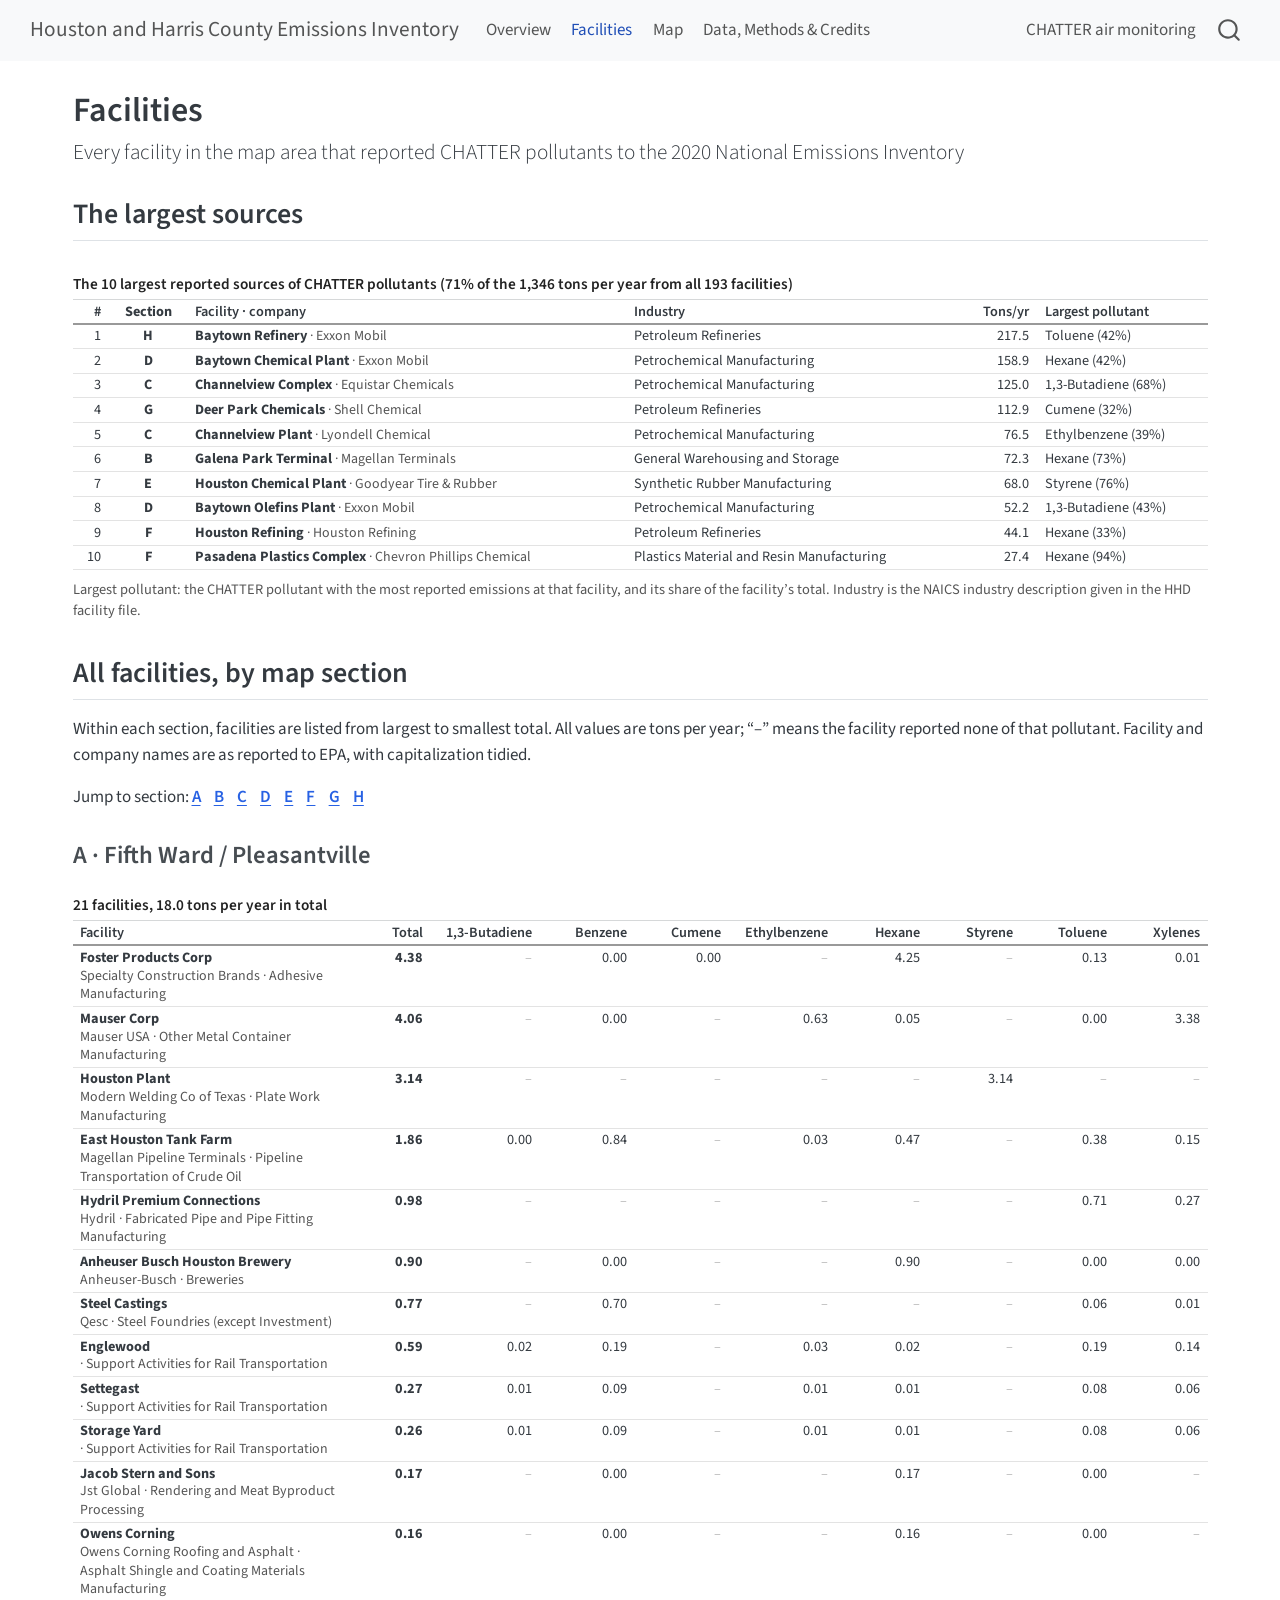
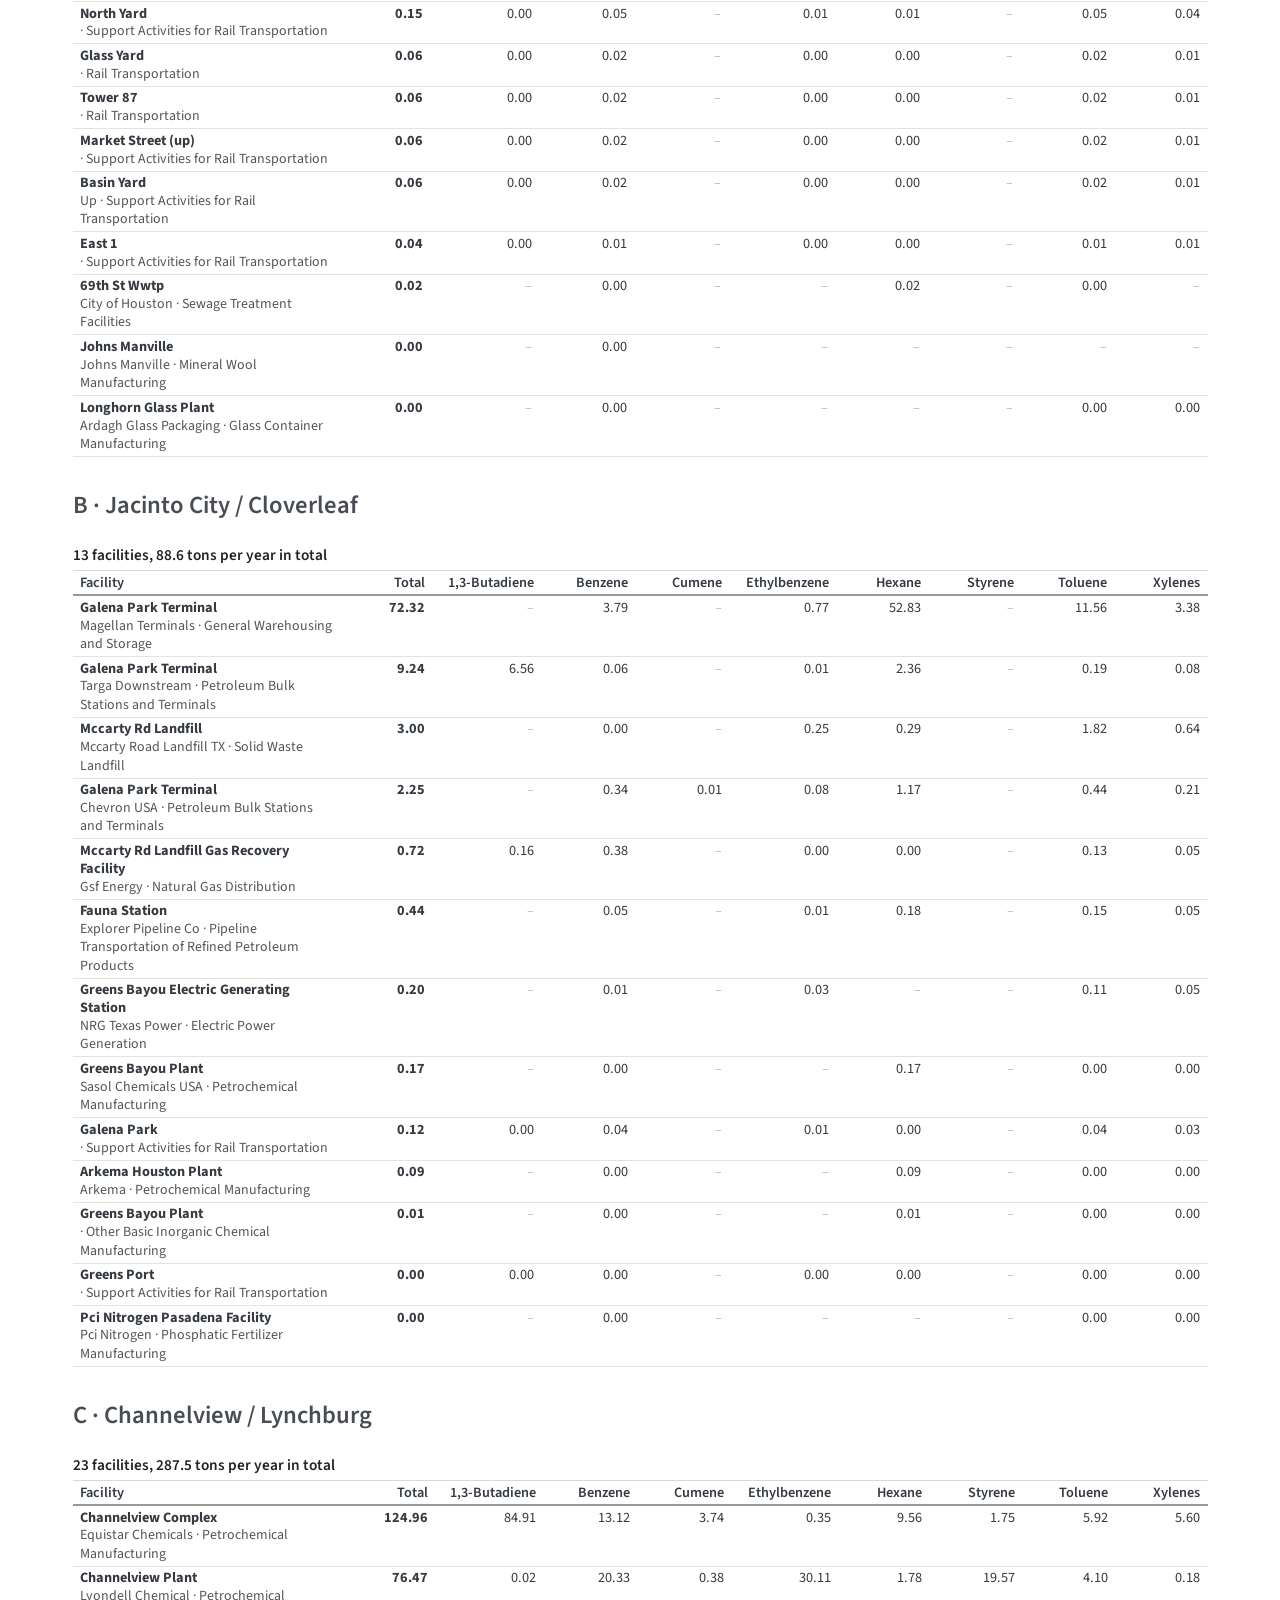
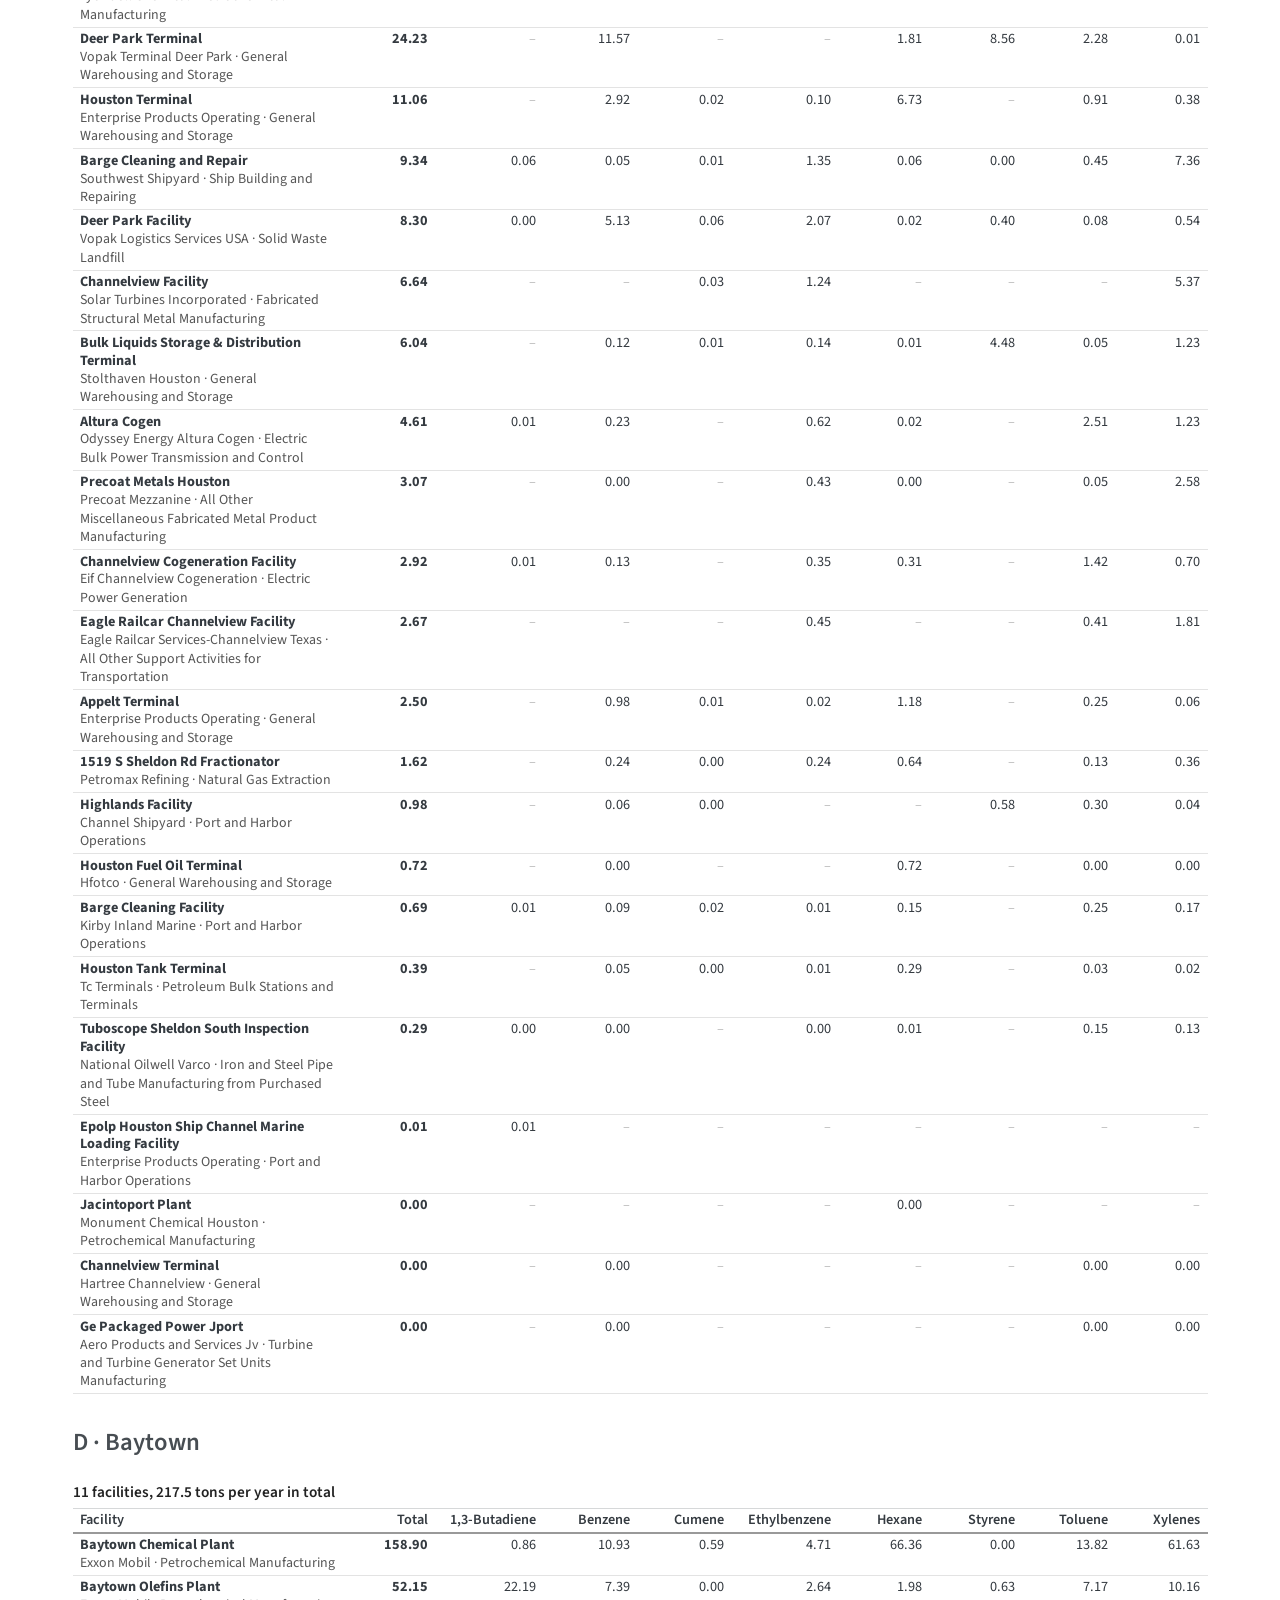
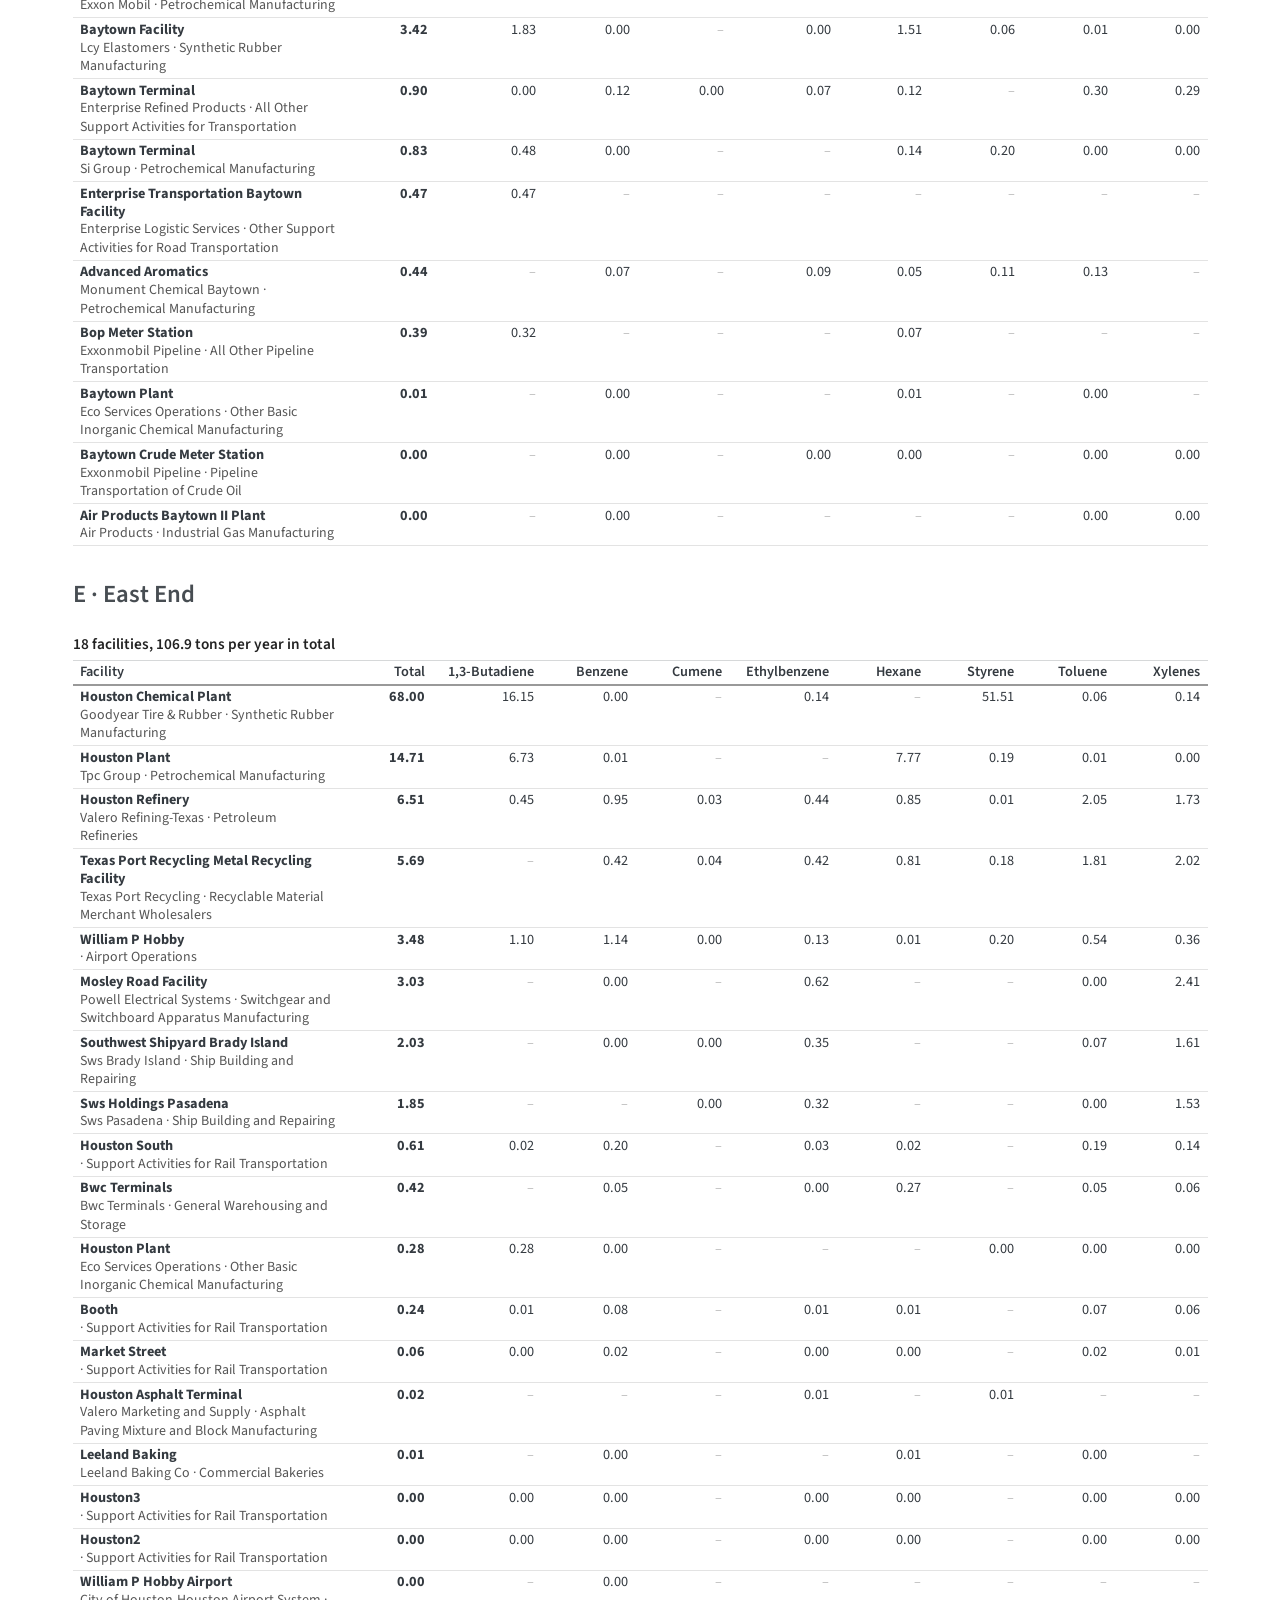
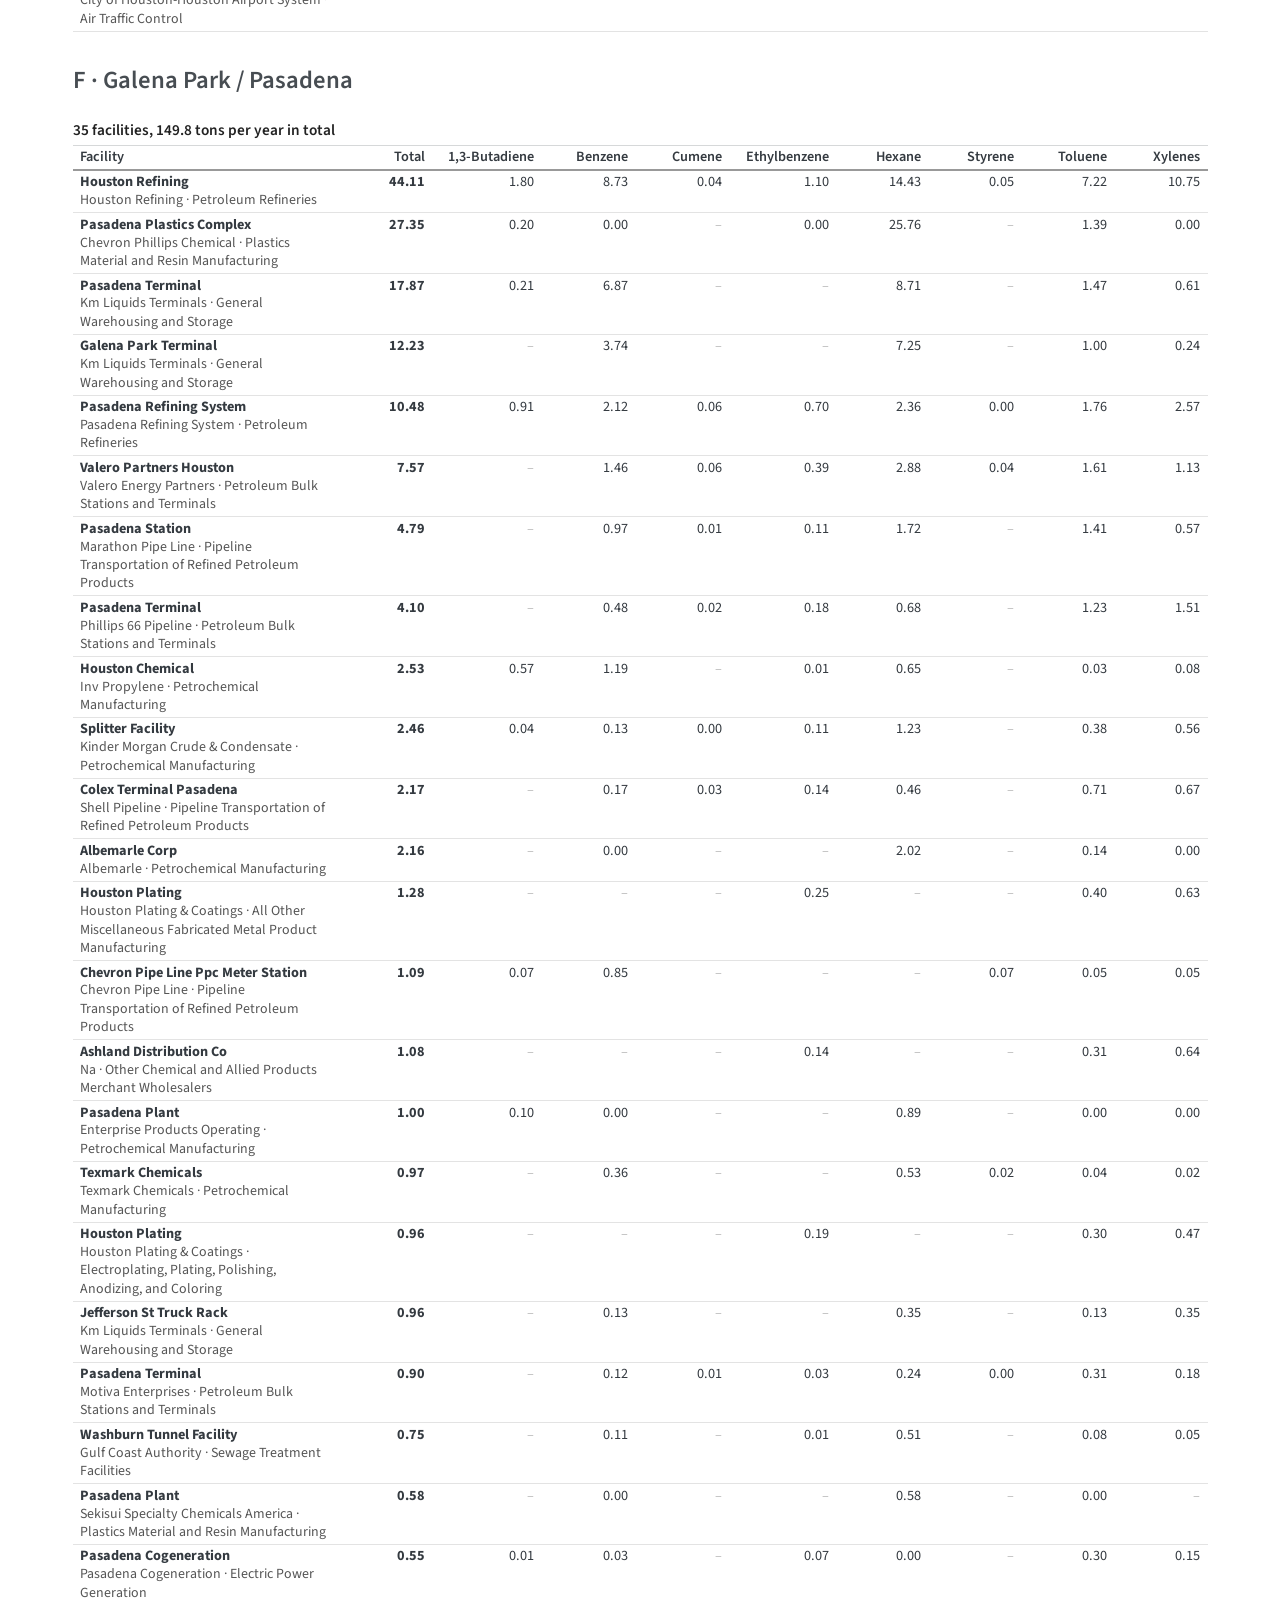
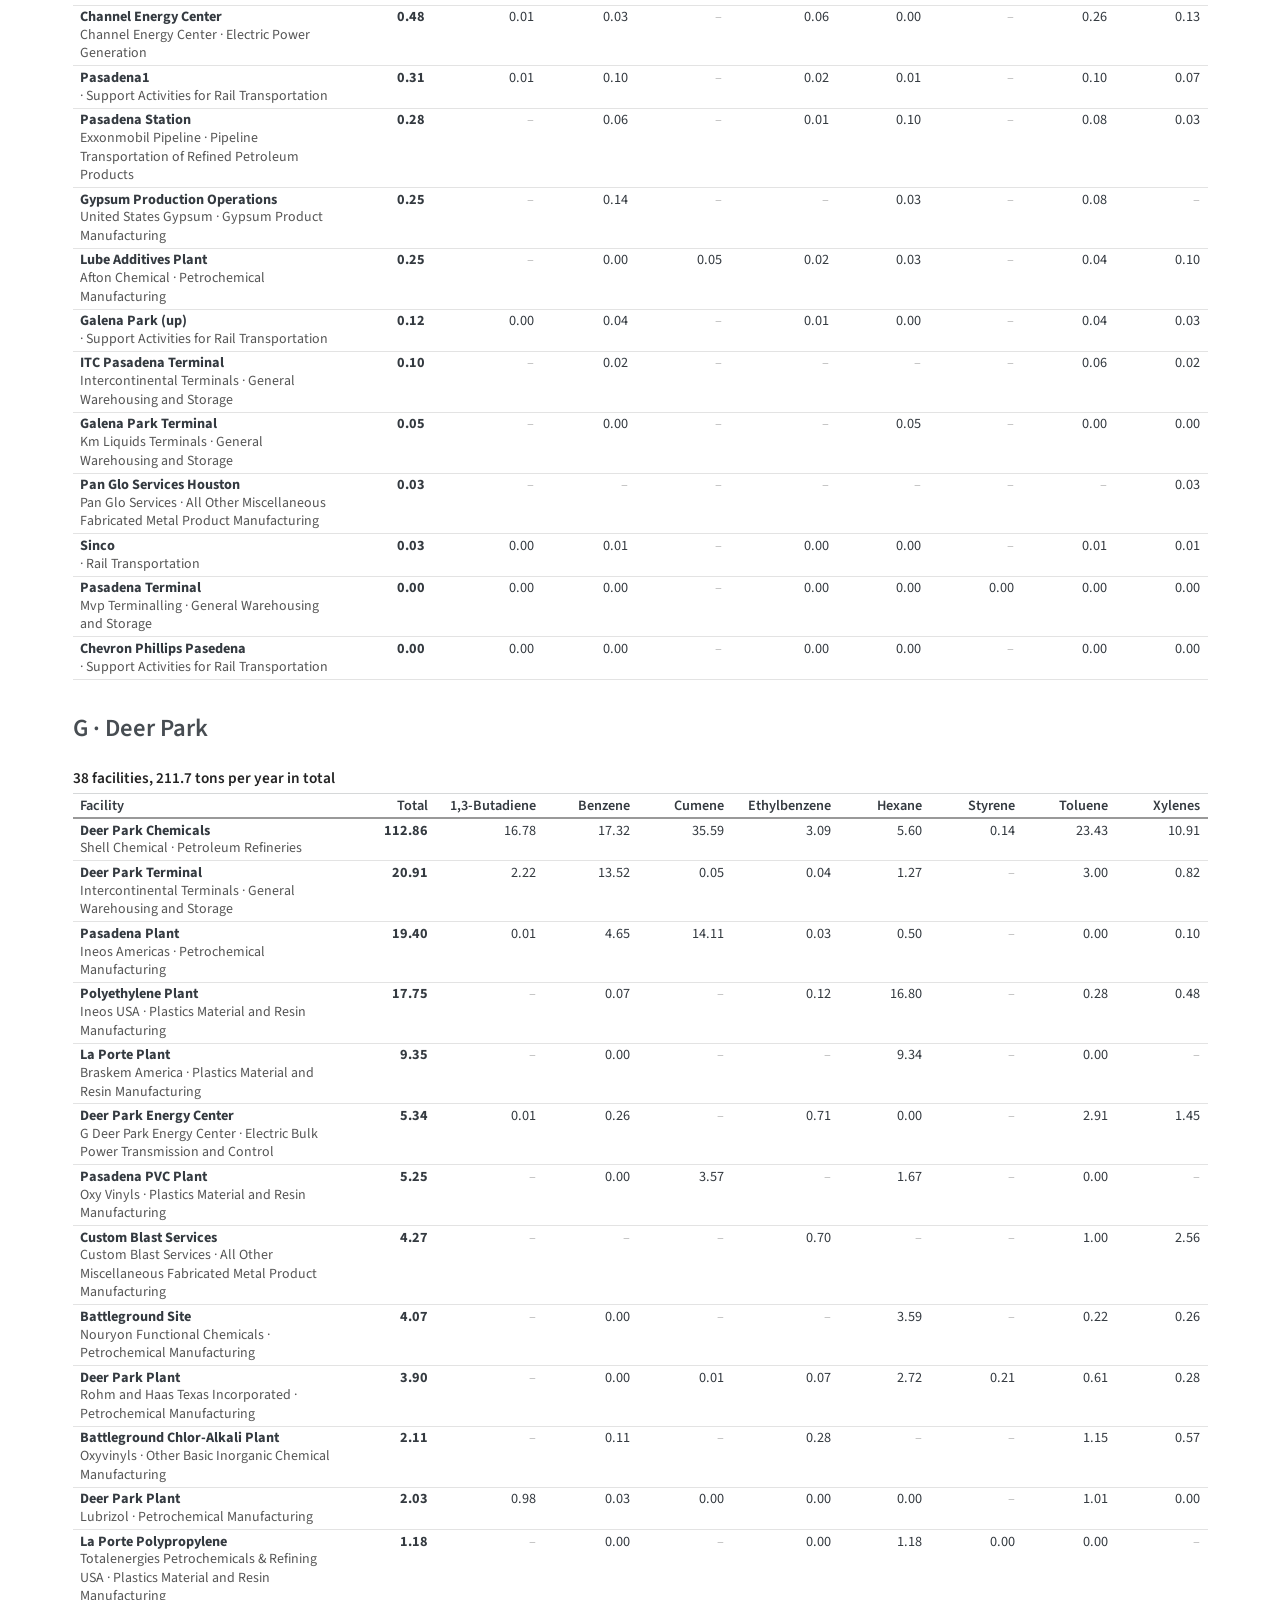
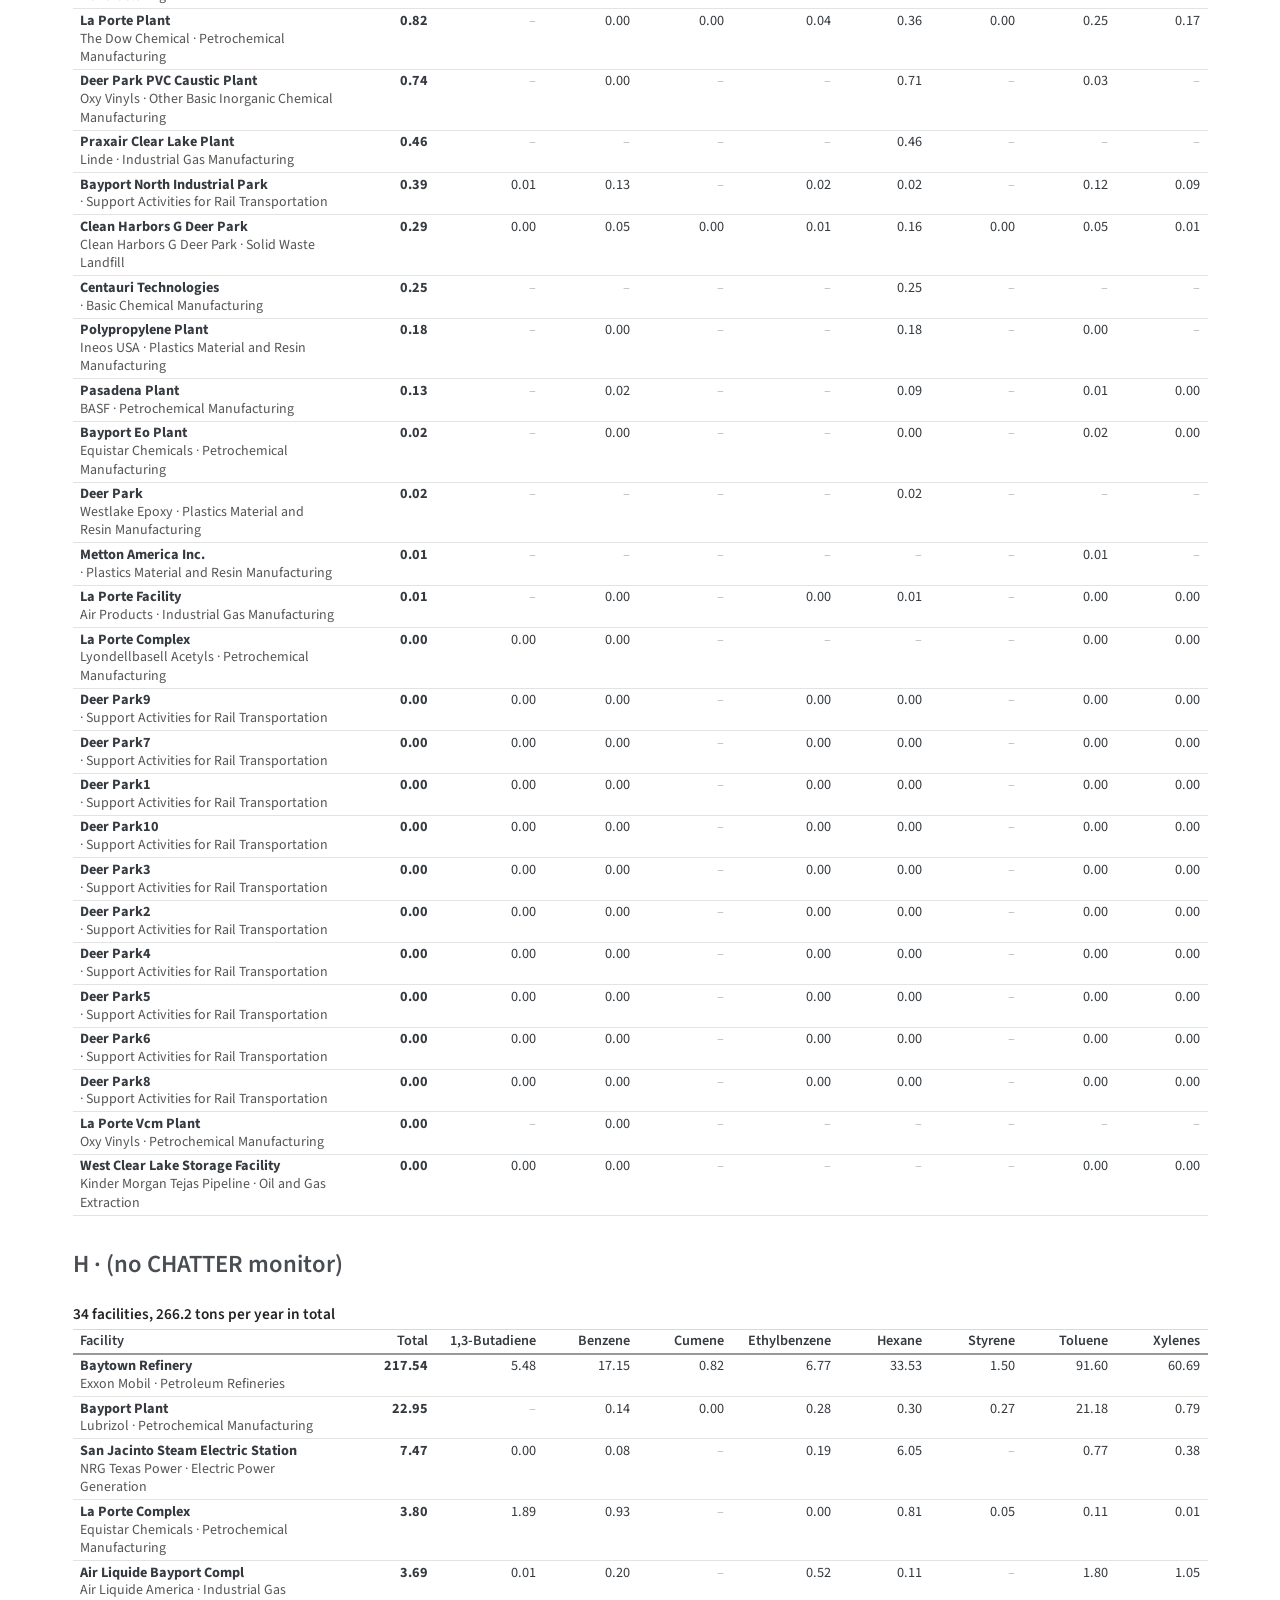
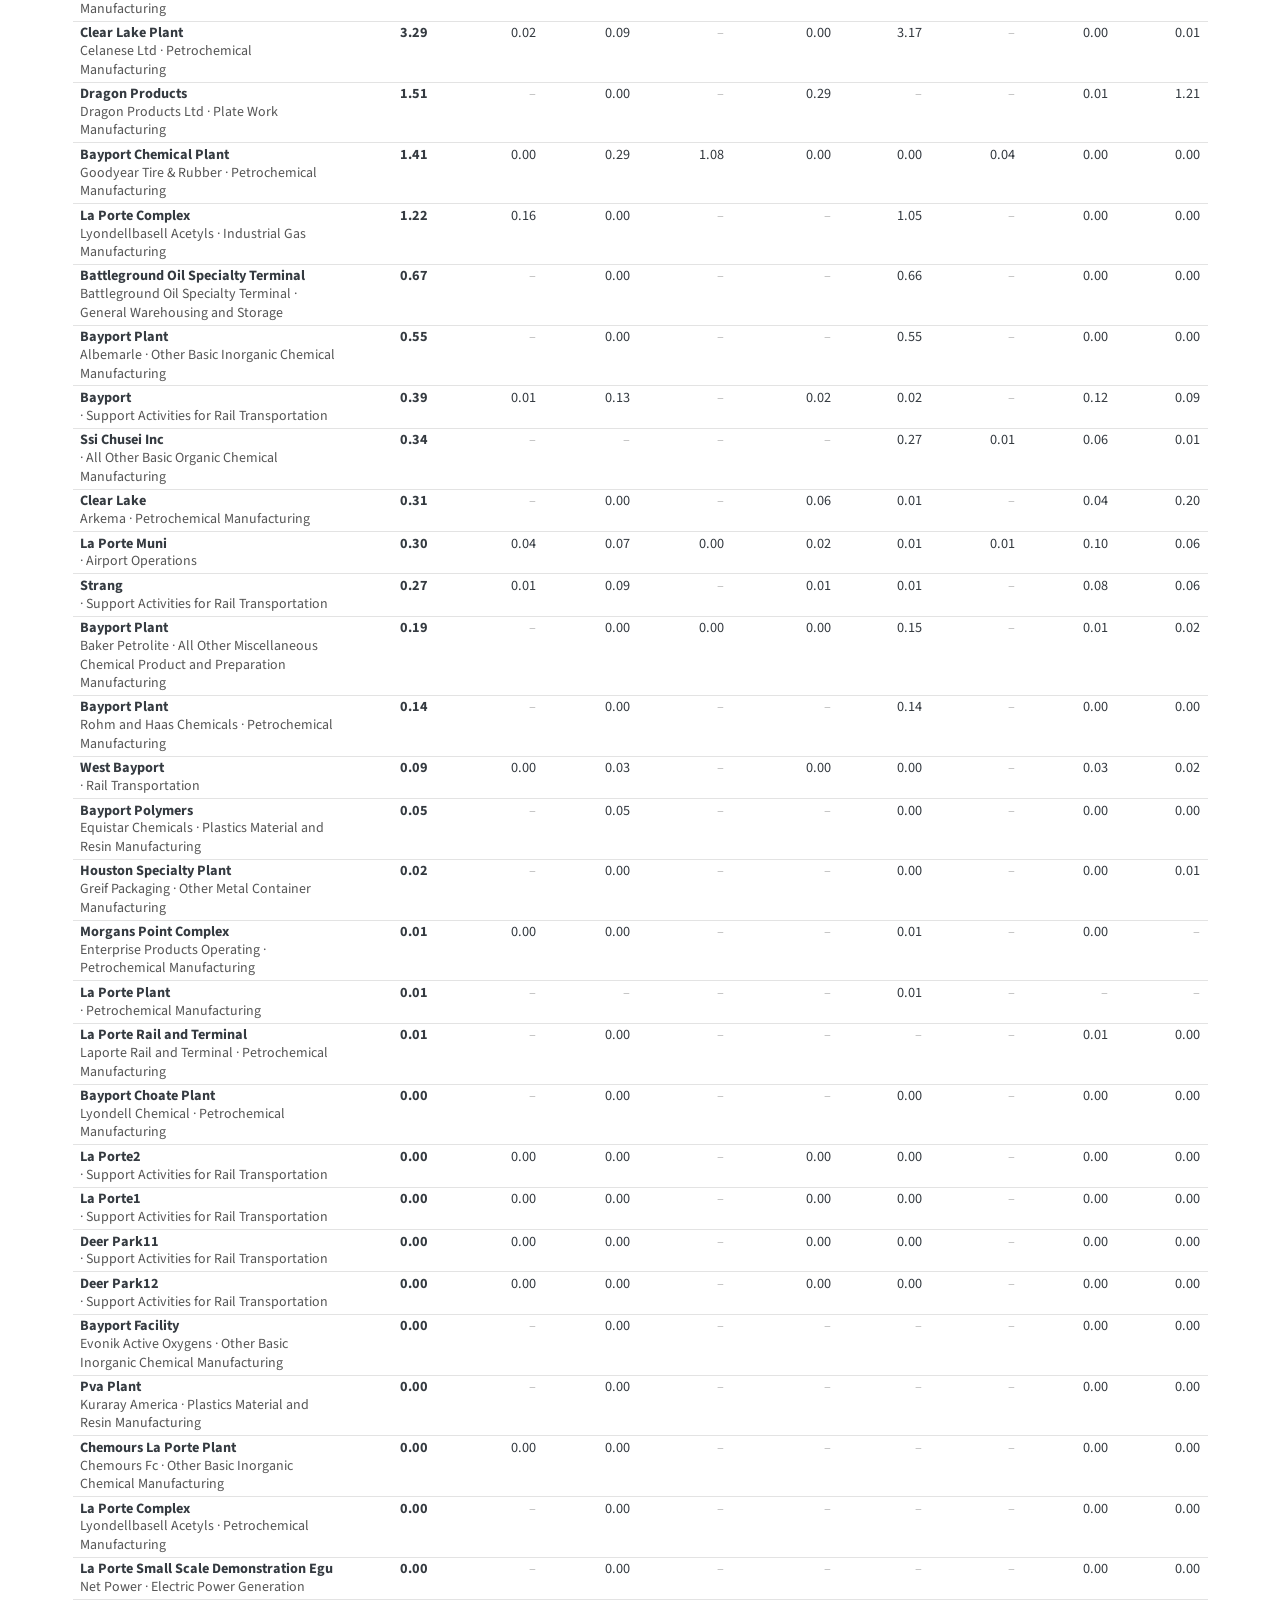
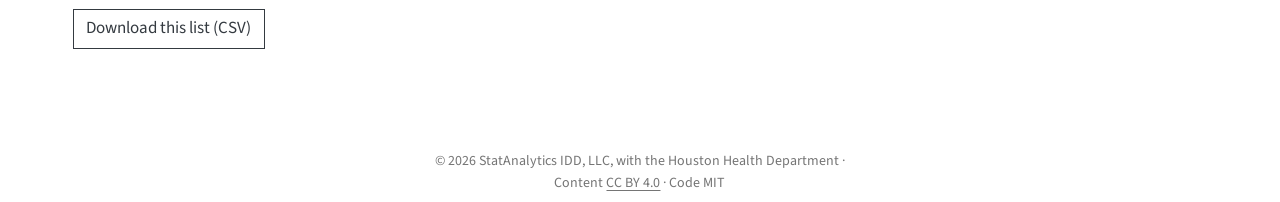
<file: facilities.html>
<!DOCTYPE html>
<html xmlns="http://www.w3.org/1999/xhtml" lang="en" xml:lang="en"><head>

<meta charset="utf-8">
<meta name="generator" content="quarto-1.8.27">

<meta name="viewport" content="width=device-width, initial-scale=1.0, user-scalable=yes">


<title>Facilities – Houston and Harris County Emissions Inventory</title>
<style>
code{white-space: pre-wrap;}
span.smallcaps{font-variant: small-caps;}
div.columns{display: flex; gap: min(4vw, 1.5em);}
div.column{flex: auto; overflow-x: auto;}
div.hanging-indent{margin-left: 1.5em; text-indent: -1.5em;}
ul.task-list{list-style: none;}
ul.task-list li input[type="checkbox"] {
  width: 0.8em;
  margin: 0 0.8em 0.2em -1em; /* quarto-specific, see https://github.com/quarto-dev/quarto-cli/issues/4556 */ 
  vertical-align: middle;
}
</style>


<script src="site_libs/quarto-nav/quarto-nav.js"></script>
<script src="site_libs/quarto-nav/headroom.min.js"></script>
<script src="site_libs/clipboard/clipboard.min.js"></script>
<script src="site_libs/quarto-search/autocomplete.umd.js"></script>
<script src="site_libs/quarto-search/fuse.min.js"></script>
<script src="site_libs/quarto-search/quarto-search.js"></script>
<meta name="quarto:offset" content="./">
<script src="site_libs/quarto-html/quarto.js" type="module"></script>
<script src="site_libs/quarto-html/tabsets/tabsets.js" type="module"></script>
<script src="site_libs/quarto-html/axe/axe-check.js" type="module"></script>
<script src="site_libs/quarto-html/popper.min.js"></script>
<script src="site_libs/quarto-html/tippy.umd.min.js"></script>
<script src="site_libs/quarto-html/anchor.min.js"></script>
<link href="site_libs/quarto-html/tippy.css" rel="stylesheet">
<link href="site_libs/quarto-html/quarto-syntax-highlighting-ed96de9b727972fe78a7b5d16c58bf87.css" rel="stylesheet" id="quarto-text-highlighting-styles">
<script src="site_libs/bootstrap/bootstrap.min.js"></script>
<link href="site_libs/bootstrap/bootstrap-icons.css" rel="stylesheet">
<link href="site_libs/bootstrap/bootstrap-5b4ad623e5705c0698d39aec6f10cf02.min.css" rel="stylesheet" append-hash="true" id="quarto-bootstrap" data-mode="light">
<script id="quarto-search-options" type="application/json">{
  "location": "navbar",
  "copy-button": false,
  "collapse-after": 3,
  "panel-placement": "end",
  "type": "overlay",
  "limit": 50,
  "keyboard-shortcut": [
    "f",
    "/",
    "s"
  ],
  "show-item-context": false,
  "language": {
    "search-no-results-text": "No results",
    "search-matching-documents-text": "matching documents",
    "search-copy-link-title": "Copy link to search",
    "search-hide-matches-text": "Hide additional matches",
    "search-more-match-text": "more match in this document",
    "search-more-matches-text": "more matches in this document",
    "search-clear-button-title": "Clear",
    "search-text-placeholder": "",
    "search-detached-cancel-button-title": "Cancel",
    "search-submit-button-title": "Submit",
    "search-label": "Search"
  }
}</script>


<link rel="stylesheet" href="styles.css">
</head>

<body class="nav-fixed quarto-light">

<div id="quarto-search-results"></div>
  <header id="quarto-header" class="headroom fixed-top">
    <nav class="navbar navbar-expand-lg " data-bs-theme="dark">
      <div class="navbar-container container-fluid">
      <div class="navbar-brand-container mx-auto">
    <a class="navbar-brand" href="./index.html">
    <span class="navbar-title">Houston and Harris County Emissions Inventory</span>
    </a>
  </div>
            <div id="quarto-search" class="" title="Search"></div>
          <button class="navbar-toggler" type="button" data-bs-toggle="collapse" data-bs-target="#navbarCollapse" aria-controls="navbarCollapse" role="menu" aria-expanded="false" aria-label="Toggle navigation" onclick="if (window.quartoToggleHeadroom) { window.quartoToggleHeadroom(); }">
  <span class="navbar-toggler-icon"></span>
</button>
          <div class="collapse navbar-collapse" id="navbarCollapse">
            <ul class="navbar-nav navbar-nav-scroll me-auto">
  <li class="nav-item">
    <a class="nav-link" href="./index.html"> 
<span class="menu-text">Overview</span></a>
  </li>  
  <li class="nav-item">
    <a class="nav-link active" href="./facilities.html" aria-current="page"> 
<span class="menu-text">Facilities</span></a>
  </li>  
  <li class="nav-item">
    <a class="nav-link" href="./map.html"> 
<span class="menu-text">Map</span></a>
  </li>  
  <li class="nav-item">
    <a class="nav-link" href="./about.html"> 
<span class="menu-text">Data, Methods &amp; Credits</span></a>
  </li>  
</ul>
            <ul class="navbar-nav navbar-nav-scroll ms-auto">
  <li class="nav-item">
    <a class="nav-link" href="https://statanalyticsidd-gh.github.io/Houston-Harris-County/"> 
<span class="menu-text">CHATTER air monitoring</span></a>
  </li>  
</ul>
          </div> <!-- /navcollapse -->
            <div class="quarto-navbar-tools">
</div>
      </div> <!-- /container-fluid -->
    </nav>
</header>
<!-- content -->
<div id="quarto-content" class="quarto-container page-columns page-rows-contents page-layout-full page-navbar">
<!-- sidebar -->
<!-- margin-sidebar -->
    
<!-- main -->
<main class="content column-page" id="quarto-document-content">

<header id="title-block-header" class="quarto-title-block default">
<div class="quarto-title">
<h1 class="title">Facilities</h1>
<p class="subtitle lead">Every facility in the map area that reported CHATTER pollutants to the 2020 National Emissions Inventory</p>
</div>



<div class="quarto-title-meta column-page">

    
  
    
  </div>
  


</header>


<section id="the-largest-sources" class="level2">
<h2 class="anchored" data-anchor-id="the-largest-sources">The largest sources</h2>
<div class="table-responsive">
<table class="ei-table ei-compact caption-top table">
<caption>The 10 largest reported sources of CHATTER pollutants (71% of the 1,346 tons per year from all 193 facilities)</caption>
<thead>
<tr class="header">
<th class="ei-num" data-quarto-table-cell-role="th">#</th>
<th class="ei-sec" data-quarto-table-cell-role="th">Section</th>
<th data-quarto-table-cell-role="th">Facility · company</th>
<th data-quarto-table-cell-role="th">Industry</th>
<th class="ei-num" data-quarto-table-cell-role="th">Tons/yr</th>
<th data-quarto-table-cell-role="th">Largest pollutant</th>
</tr>
</thead>
<tbody>
<tr class="odd">
<td class="ei-num">1</td>
<td class="ei-sec">H</td>
<td><strong>Baytown Refinery</strong> <span class="ei-co">· Exxon Mobil</span></td>
<td>Petroleum Refineries</td>
<td class="ei-num">217.5</td>
<td>Toluene (42%)</td>
</tr>
<tr class="even">
<td class="ei-num">2</td>
<td class="ei-sec">D</td>
<td><strong>Baytown Chemical Plant</strong> <span class="ei-co">· Exxon Mobil</span></td>
<td>Petrochemical Manufacturing</td>
<td class="ei-num">158.9</td>
<td>Hexane (42%)</td>
</tr>
<tr class="odd">
<td class="ei-num">3</td>
<td class="ei-sec">C</td>
<td><strong>Channelview Complex</strong> <span class="ei-co">· Equistar Chemicals</span></td>
<td>Petrochemical Manufacturing</td>
<td class="ei-num">125.0</td>
<td>1,3-Butadiene (68%)</td>
</tr>
<tr class="even">
<td class="ei-num">4</td>
<td class="ei-sec">G</td>
<td><strong>Deer Park Chemicals</strong> <span class="ei-co">· Shell Chemical</span></td>
<td>Petroleum Refineries</td>
<td class="ei-num">112.9</td>
<td>Cumene (32%)</td>
</tr>
<tr class="odd">
<td class="ei-num">5</td>
<td class="ei-sec">C</td>
<td><strong>Channelview Plant</strong> <span class="ei-co">· Lyondell Chemical</span></td>
<td>Petrochemical Manufacturing</td>
<td class="ei-num">76.5</td>
<td>Ethylbenzene (39%)</td>
</tr>
<tr class="even">
<td class="ei-num">6</td>
<td class="ei-sec">B</td>
<td><strong>Galena Park Terminal</strong> <span class="ei-co">· Magellan Terminals</span></td>
<td>General Warehousing and Storage</td>
<td class="ei-num">72.3</td>
<td>Hexane (73%)</td>
</tr>
<tr class="odd">
<td class="ei-num">7</td>
<td class="ei-sec">E</td>
<td><strong>Houston Chemical Plant</strong> <span class="ei-co">· Goodyear Tire &amp; Rubber</span></td>
<td>Synthetic Rubber Manufacturing</td>
<td class="ei-num">68.0</td>
<td>Styrene (76%)</td>
</tr>
<tr class="even">
<td class="ei-num">8</td>
<td class="ei-sec">D</td>
<td><strong>Baytown Olefins Plant</strong> <span class="ei-co">· Exxon Mobil</span></td>
<td>Petrochemical Manufacturing</td>
<td class="ei-num">52.2</td>
<td>1,3-Butadiene (43%)</td>
</tr>
<tr class="odd">
<td class="ei-num">9</td>
<td class="ei-sec">F</td>
<td><strong>Houston Refining</strong> <span class="ei-co">· Houston Refining</span></td>
<td>Petroleum Refineries</td>
<td class="ei-num">44.1</td>
<td>Hexane (33%)</td>
</tr>
<tr class="even">
<td class="ei-num">10</td>
<td class="ei-sec">F</td>
<td><strong>Pasadena Plastics Complex</strong> <span class="ei-co">· Chevron Phillips Chemical</span></td>
<td>Plastics Material and Resin Manufacturing</td>
<td class="ei-num">27.4</td>
<td>Hexane (94%)</td>
</tr>
</tbody>
</table>
</div>
<div class="ei-note">
<p>Largest pollutant: the CHATTER pollutant with the most reported emissions at that facility, and its share of the facility’s total. Industry is the NAICS industry description given in the HHD facility file.</p>
</div>
</section>
<section id="all-facilities-by-map-section" class="level2">
<h2 class="anchored" data-anchor-id="all-facilities-by-map-section">All facilities, by map section</h2>
<p>Within each section, facilities are listed from largest to smallest total. All values are tons per year; “–” means the facility reported none of that pollutant. Facility and company names are as reported to EPA, with capitalization tidied.</p>
<div class="ei-section-links">
<p>Jump to section: <a href="#section-a">A</a> <a href="#section-b">B</a> <a href="#section-c">C</a> <a href="#section-d">D</a> <a href="#section-e">E</a> <a href="#section-f">F</a> <a href="#section-g">G</a> <a href="#section-h">H</a></p>
</div>
<h3 id="section-a" class="anchored">A · Fifth Ward / Pleasantville</h3><div class="table-responsive">
<table class="ei-table ei-compact ei-full caption-top table">
<caption>21 facilities, 18.0 tons per year in total</caption>
<colgroup>
<col style="width: 10%">
<col style="width: 10%">
<col style="width: 10%">
<col style="width: 10%">
<col style="width: 10%">
<col style="width: 10%">
<col style="width: 10%">
<col style="width: 10%">
<col style="width: 10%">
<col style="width: 10%">
</colgroup>
<thead>
<tr class="header">
<th data-quarto-table-cell-role="th">Facility</th>
<th class="ei-num" data-quarto-table-cell-role="th">Total</th>
<th class="ei-num" data-quarto-table-cell-role="th">1,3-Butadiene</th>
<th class="ei-num" data-quarto-table-cell-role="th">Benzene</th>
<th class="ei-num" data-quarto-table-cell-role="th">Cumene</th>
<th class="ei-num" data-quarto-table-cell-role="th">Ethylbenzene</th>
<th class="ei-num" data-quarto-table-cell-role="th">Hexane</th>
<th class="ei-num" data-quarto-table-cell-role="th">Styrene</th>
<th class="ei-num" data-quarto-table-cell-role="th">Toluene</th>
<th class="ei-num" data-quarto-table-cell-role="th">Xylenes</th>
</tr>
</thead>
<tbody>
<tr class="odd">
<td><strong>Foster Products Corp</strong><br>
<span class="ei-co">Specialty Construction Brands · Adhesive Manufacturing</span></td>
<td class="ei-num"><strong>4.38</strong></td>
<td class="ei-num ei-zero">–</td>
<td class="ei-num">0.00</td>
<td class="ei-num">0.00</td>
<td class="ei-num ei-zero">–</td>
<td class="ei-num">4.25</td>
<td class="ei-num ei-zero">–</td>
<td class="ei-num">0.13</td>
<td class="ei-num">0.01</td>
</tr>
<tr class="even">
<td><strong>Mauser Corp</strong><br>
<span class="ei-co">Mauser USA · Other Metal Container Manufacturing</span></td>
<td class="ei-num"><strong>4.06</strong></td>
<td class="ei-num ei-zero">–</td>
<td class="ei-num">0.00</td>
<td class="ei-num ei-zero">–</td>
<td class="ei-num">0.63</td>
<td class="ei-num">0.05</td>
<td class="ei-num ei-zero">–</td>
<td class="ei-num">0.00</td>
<td class="ei-num">3.38</td>
</tr>
<tr class="odd">
<td><strong>Houston Plant</strong><br>
<span class="ei-co">Modern Welding Co of Texas · Plate Work Manufacturing</span></td>
<td class="ei-num"><strong>3.14</strong></td>
<td class="ei-num ei-zero">–</td>
<td class="ei-num ei-zero">–</td>
<td class="ei-num ei-zero">–</td>
<td class="ei-num ei-zero">–</td>
<td class="ei-num ei-zero">–</td>
<td class="ei-num">3.14</td>
<td class="ei-num ei-zero">–</td>
<td class="ei-num ei-zero">–</td>
</tr>
<tr class="even">
<td><strong>East Houston Tank Farm</strong><br>
<span class="ei-co">Magellan Pipeline Terminals · Pipeline Transportation of Crude Oil</span></td>
<td class="ei-num"><strong>1.86</strong></td>
<td class="ei-num">0.00</td>
<td class="ei-num">0.84</td>
<td class="ei-num ei-zero">–</td>
<td class="ei-num">0.03</td>
<td class="ei-num">0.47</td>
<td class="ei-num ei-zero">–</td>
<td class="ei-num">0.38</td>
<td class="ei-num">0.15</td>
</tr>
<tr class="odd">
<td><strong>Hydril Premium Connections</strong><br>
<span class="ei-co">Hydril · Fabricated Pipe and Pipe Fitting Manufacturing</span></td>
<td class="ei-num"><strong>0.98</strong></td>
<td class="ei-num ei-zero">–</td>
<td class="ei-num ei-zero">–</td>
<td class="ei-num ei-zero">–</td>
<td class="ei-num ei-zero">–</td>
<td class="ei-num ei-zero">–</td>
<td class="ei-num ei-zero">–</td>
<td class="ei-num">0.71</td>
<td class="ei-num">0.27</td>
</tr>
<tr class="even">
<td><strong>Anheuser Busch Houston Brewery</strong><br>
<span class="ei-co">Anheuser-Busch · Breweries</span></td>
<td class="ei-num"><strong>0.90</strong></td>
<td class="ei-num ei-zero">–</td>
<td class="ei-num">0.00</td>
<td class="ei-num ei-zero">–</td>
<td class="ei-num ei-zero">–</td>
<td class="ei-num">0.90</td>
<td class="ei-num ei-zero">–</td>
<td class="ei-num">0.00</td>
<td class="ei-num">0.00</td>
</tr>
<tr class="odd">
<td><strong>Steel Castings</strong><br>
<span class="ei-co">Qesc · Steel Foundries (except Investment)</span></td>
<td class="ei-num"><strong>0.77</strong></td>
<td class="ei-num ei-zero">–</td>
<td class="ei-num">0.70</td>
<td class="ei-num ei-zero">–</td>
<td class="ei-num ei-zero">–</td>
<td class="ei-num ei-zero">–</td>
<td class="ei-num ei-zero">–</td>
<td class="ei-num">0.06</td>
<td class="ei-num">0.01</td>
</tr>
<tr class="even">
<td><strong>Englewood</strong><br>
<span class="ei-co"> · Support Activities for Rail Transportation</span></td>
<td class="ei-num"><strong>0.59</strong></td>
<td class="ei-num">0.02</td>
<td class="ei-num">0.19</td>
<td class="ei-num ei-zero">–</td>
<td class="ei-num">0.03</td>
<td class="ei-num">0.02</td>
<td class="ei-num ei-zero">–</td>
<td class="ei-num">0.19</td>
<td class="ei-num">0.14</td>
</tr>
<tr class="odd">
<td><strong>Settegast</strong><br>
<span class="ei-co"> · Support Activities for Rail Transportation</span></td>
<td class="ei-num"><strong>0.27</strong></td>
<td class="ei-num">0.01</td>
<td class="ei-num">0.09</td>
<td class="ei-num ei-zero">–</td>
<td class="ei-num">0.01</td>
<td class="ei-num">0.01</td>
<td class="ei-num ei-zero">–</td>
<td class="ei-num">0.08</td>
<td class="ei-num">0.06</td>
</tr>
<tr class="even">
<td><strong>Storage Yard</strong><br>
<span class="ei-co"> · Support Activities for Rail Transportation</span></td>
<td class="ei-num"><strong>0.26</strong></td>
<td class="ei-num">0.01</td>
<td class="ei-num">0.09</td>
<td class="ei-num ei-zero">–</td>
<td class="ei-num">0.01</td>
<td class="ei-num">0.01</td>
<td class="ei-num ei-zero">–</td>
<td class="ei-num">0.08</td>
<td class="ei-num">0.06</td>
</tr>
<tr class="odd">
<td><strong>Jacob Stern and Sons</strong><br>
<span class="ei-co">Jst Global · Rendering and Meat Byproduct Processing</span></td>
<td class="ei-num"><strong>0.17</strong></td>
<td class="ei-num ei-zero">–</td>
<td class="ei-num">0.00</td>
<td class="ei-num ei-zero">–</td>
<td class="ei-num ei-zero">–</td>
<td class="ei-num">0.17</td>
<td class="ei-num ei-zero">–</td>
<td class="ei-num">0.00</td>
<td class="ei-num ei-zero">–</td>
</tr>
<tr class="even">
<td><strong>Owens Corning</strong><br>
<span class="ei-co">Owens Corning Roofing and Asphalt · Asphalt Shingle and Coating Materials Manufacturing</span></td>
<td class="ei-num"><strong>0.16</strong></td>
<td class="ei-num ei-zero">–</td>
<td class="ei-num">0.00</td>
<td class="ei-num ei-zero">–</td>
<td class="ei-num ei-zero">–</td>
<td class="ei-num">0.16</td>
<td class="ei-num ei-zero">–</td>
<td class="ei-num">0.00</td>
<td class="ei-num ei-zero">–</td>
</tr>
<tr class="odd">
<td><strong>North Yard</strong><br>
<span class="ei-co"> · Support Activities for Rail Transportation</span></td>
<td class="ei-num"><strong>0.15</strong></td>
<td class="ei-num">0.00</td>
<td class="ei-num">0.05</td>
<td class="ei-num ei-zero">–</td>
<td class="ei-num">0.01</td>
<td class="ei-num">0.01</td>
<td class="ei-num ei-zero">–</td>
<td class="ei-num">0.05</td>
<td class="ei-num">0.04</td>
</tr>
<tr class="even">
<td><strong>Glass Yard</strong><br>
<span class="ei-co"> · Rail Transportation</span></td>
<td class="ei-num"><strong>0.06</strong></td>
<td class="ei-num">0.00</td>
<td class="ei-num">0.02</td>
<td class="ei-num ei-zero">–</td>
<td class="ei-num">0.00</td>
<td class="ei-num">0.00</td>
<td class="ei-num ei-zero">–</td>
<td class="ei-num">0.02</td>
<td class="ei-num">0.01</td>
</tr>
<tr class="odd">
<td><strong>Tower 87</strong><br>
<span class="ei-co"> · Rail Transportation</span></td>
<td class="ei-num"><strong>0.06</strong></td>
<td class="ei-num">0.00</td>
<td class="ei-num">0.02</td>
<td class="ei-num ei-zero">–</td>
<td class="ei-num">0.00</td>
<td class="ei-num">0.00</td>
<td class="ei-num ei-zero">–</td>
<td class="ei-num">0.02</td>
<td class="ei-num">0.01</td>
</tr>
<tr class="even">
<td><strong>Market Street (up)</strong><br>
<span class="ei-co"> · Support Activities for Rail Transportation</span></td>
<td class="ei-num"><strong>0.06</strong></td>
<td class="ei-num">0.00</td>
<td class="ei-num">0.02</td>
<td class="ei-num ei-zero">–</td>
<td class="ei-num">0.00</td>
<td class="ei-num">0.00</td>
<td class="ei-num ei-zero">–</td>
<td class="ei-num">0.02</td>
<td class="ei-num">0.01</td>
</tr>
<tr class="odd">
<td><strong>Basin Yard</strong><br>
<span class="ei-co">Up · Support Activities for Rail Transportation</span></td>
<td class="ei-num"><strong>0.06</strong></td>
<td class="ei-num">0.00</td>
<td class="ei-num">0.02</td>
<td class="ei-num ei-zero">–</td>
<td class="ei-num">0.00</td>
<td class="ei-num">0.00</td>
<td class="ei-num ei-zero">–</td>
<td class="ei-num">0.02</td>
<td class="ei-num">0.01</td>
</tr>
<tr class="even">
<td><strong>East 1</strong><br>
<span class="ei-co"> · Support Activities for Rail Transportation</span></td>
<td class="ei-num"><strong>0.04</strong></td>
<td class="ei-num">0.00</td>
<td class="ei-num">0.01</td>
<td class="ei-num ei-zero">–</td>
<td class="ei-num">0.00</td>
<td class="ei-num">0.00</td>
<td class="ei-num ei-zero">–</td>
<td class="ei-num">0.01</td>
<td class="ei-num">0.01</td>
</tr>
<tr class="odd">
<td><strong>69th St Wwtp</strong><br>
<span class="ei-co">City of Houston · Sewage Treatment Facilities</span></td>
<td class="ei-num"><strong>0.02</strong></td>
<td class="ei-num ei-zero">–</td>
<td class="ei-num">0.00</td>
<td class="ei-num ei-zero">–</td>
<td class="ei-num ei-zero">–</td>
<td class="ei-num">0.02</td>
<td class="ei-num ei-zero">–</td>
<td class="ei-num">0.00</td>
<td class="ei-num ei-zero">–</td>
</tr>
<tr class="even">
<td><strong>Johns Manville</strong><br>
<span class="ei-co">Johns Manville · Mineral Wool Manufacturing</span></td>
<td class="ei-num"><strong>0.00</strong></td>
<td class="ei-num ei-zero">–</td>
<td class="ei-num">0.00</td>
<td class="ei-num ei-zero">–</td>
<td class="ei-num ei-zero">–</td>
<td class="ei-num ei-zero">–</td>
<td class="ei-num ei-zero">–</td>
<td class="ei-num ei-zero">–</td>
<td class="ei-num ei-zero">–</td>
</tr>
<tr class="odd">
<td><strong>Longhorn Glass Plant</strong><br>
<span class="ei-co">Ardagh Glass Packaging · Glass Container Manufacturing</span></td>
<td class="ei-num"><strong>0.00</strong></td>
<td class="ei-num ei-zero">–</td>
<td class="ei-num">0.00</td>
<td class="ei-num ei-zero">–</td>
<td class="ei-num ei-zero">–</td>
<td class="ei-num ei-zero">–</td>
<td class="ei-num ei-zero">–</td>
<td class="ei-num">0.00</td>
<td class="ei-num">0.00</td>
</tr>
</tbody>
</table>
</div><h3 id="section-b" class="anchored">B · Jacinto City / Cloverleaf</h3><div class="table-responsive">
<table class="ei-table ei-compact ei-full caption-top table">
<caption>13 facilities, 88.6 tons per year in total</caption>
<colgroup>
<col style="width: 10%">
<col style="width: 10%">
<col style="width: 10%">
<col style="width: 10%">
<col style="width: 10%">
<col style="width: 10%">
<col style="width: 10%">
<col style="width: 10%">
<col style="width: 10%">
<col style="width: 10%">
</colgroup>
<thead>
<tr class="header">
<th data-quarto-table-cell-role="th">Facility</th>
<th class="ei-num" data-quarto-table-cell-role="th">Total</th>
<th class="ei-num" data-quarto-table-cell-role="th">1,3-Butadiene</th>
<th class="ei-num" data-quarto-table-cell-role="th">Benzene</th>
<th class="ei-num" data-quarto-table-cell-role="th">Cumene</th>
<th class="ei-num" data-quarto-table-cell-role="th">Ethylbenzene</th>
<th class="ei-num" data-quarto-table-cell-role="th">Hexane</th>
<th class="ei-num" data-quarto-table-cell-role="th">Styrene</th>
<th class="ei-num" data-quarto-table-cell-role="th">Toluene</th>
<th class="ei-num" data-quarto-table-cell-role="th">Xylenes</th>
</tr>
</thead>
<tbody>
<tr class="odd">
<td><strong>Galena Park Terminal</strong><br>
<span class="ei-co">Magellan Terminals · General Warehousing and Storage</span></td>
<td class="ei-num"><strong>72.32</strong></td>
<td class="ei-num ei-zero">–</td>
<td class="ei-num">3.79</td>
<td class="ei-num ei-zero">–</td>
<td class="ei-num">0.77</td>
<td class="ei-num">52.83</td>
<td class="ei-num ei-zero">–</td>
<td class="ei-num">11.56</td>
<td class="ei-num">3.38</td>
</tr>
<tr class="even">
<td><strong>Galena Park Terminal</strong><br>
<span class="ei-co">Targa Downstream · Petroleum Bulk Stations and Terminals</span></td>
<td class="ei-num"><strong>9.24</strong></td>
<td class="ei-num">6.56</td>
<td class="ei-num">0.06</td>
<td class="ei-num ei-zero">–</td>
<td class="ei-num">0.01</td>
<td class="ei-num">2.36</td>
<td class="ei-num ei-zero">–</td>
<td class="ei-num">0.19</td>
<td class="ei-num">0.08</td>
</tr>
<tr class="odd">
<td><strong>Mccarty Rd Landfill</strong><br>
<span class="ei-co">Mccarty Road Landfill TX · Solid Waste Landfill</span></td>
<td class="ei-num"><strong>3.00</strong></td>
<td class="ei-num ei-zero">–</td>
<td class="ei-num">0.00</td>
<td class="ei-num ei-zero">–</td>
<td class="ei-num">0.25</td>
<td class="ei-num">0.29</td>
<td class="ei-num ei-zero">–</td>
<td class="ei-num">1.82</td>
<td class="ei-num">0.64</td>
</tr>
<tr class="even">
<td><strong>Galena Park Terminal</strong><br>
<span class="ei-co">Chevron USA · Petroleum Bulk Stations and Terminals</span></td>
<td class="ei-num"><strong>2.25</strong></td>
<td class="ei-num ei-zero">–</td>
<td class="ei-num">0.34</td>
<td class="ei-num">0.01</td>
<td class="ei-num">0.08</td>
<td class="ei-num">1.17</td>
<td class="ei-num ei-zero">–</td>
<td class="ei-num">0.44</td>
<td class="ei-num">0.21</td>
</tr>
<tr class="odd">
<td><strong>Mccarty Rd Landfill Gas Recovery Facility</strong><br>
<span class="ei-co">Gsf Energy · Natural Gas Distribution</span></td>
<td class="ei-num"><strong>0.72</strong></td>
<td class="ei-num">0.16</td>
<td class="ei-num">0.38</td>
<td class="ei-num ei-zero">–</td>
<td class="ei-num">0.00</td>
<td class="ei-num">0.00</td>
<td class="ei-num ei-zero">–</td>
<td class="ei-num">0.13</td>
<td class="ei-num">0.05</td>
</tr>
<tr class="even">
<td><strong>Fauna Station</strong><br>
<span class="ei-co">Explorer Pipeline Co · Pipeline Transportation of Refined Petroleum Products</span></td>
<td class="ei-num"><strong>0.44</strong></td>
<td class="ei-num ei-zero">–</td>
<td class="ei-num">0.05</td>
<td class="ei-num ei-zero">–</td>
<td class="ei-num">0.01</td>
<td class="ei-num">0.18</td>
<td class="ei-num ei-zero">–</td>
<td class="ei-num">0.15</td>
<td class="ei-num">0.05</td>
</tr>
<tr class="odd">
<td><strong>Greens Bayou Electric Generating Station</strong><br>
<span class="ei-co">NRG Texas Power · Electric Power Generation</span></td>
<td class="ei-num"><strong>0.20</strong></td>
<td class="ei-num ei-zero">–</td>
<td class="ei-num">0.01</td>
<td class="ei-num ei-zero">–</td>
<td class="ei-num">0.03</td>
<td class="ei-num ei-zero">–</td>
<td class="ei-num ei-zero">–</td>
<td class="ei-num">0.11</td>
<td class="ei-num">0.05</td>
</tr>
<tr class="even">
<td><strong>Greens Bayou Plant</strong><br>
<span class="ei-co">Sasol Chemicals USA · Petrochemical Manufacturing</span></td>
<td class="ei-num"><strong>0.17</strong></td>
<td class="ei-num ei-zero">–</td>
<td class="ei-num">0.00</td>
<td class="ei-num ei-zero">–</td>
<td class="ei-num ei-zero">–</td>
<td class="ei-num">0.17</td>
<td class="ei-num ei-zero">–</td>
<td class="ei-num">0.00</td>
<td class="ei-num">0.00</td>
</tr>
<tr class="odd">
<td><strong>Galena Park</strong><br>
<span class="ei-co"> · Support Activities for Rail Transportation</span></td>
<td class="ei-num"><strong>0.12</strong></td>
<td class="ei-num">0.00</td>
<td class="ei-num">0.04</td>
<td class="ei-num ei-zero">–</td>
<td class="ei-num">0.01</td>
<td class="ei-num">0.00</td>
<td class="ei-num ei-zero">–</td>
<td class="ei-num">0.04</td>
<td class="ei-num">0.03</td>
</tr>
<tr class="even">
<td><strong>Arkema Houston Plant</strong><br>
<span class="ei-co">Arkema · Petrochemical Manufacturing</span></td>
<td class="ei-num"><strong>0.09</strong></td>
<td class="ei-num ei-zero">–</td>
<td class="ei-num">0.00</td>
<td class="ei-num ei-zero">–</td>
<td class="ei-num ei-zero">–</td>
<td class="ei-num">0.09</td>
<td class="ei-num ei-zero">–</td>
<td class="ei-num">0.00</td>
<td class="ei-num">0.00</td>
</tr>
<tr class="odd">
<td><strong>Greens Bayou Plant</strong><br>
<span class="ei-co"> · Other Basic Inorganic Chemical Manufacturing</span></td>
<td class="ei-num"><strong>0.01</strong></td>
<td class="ei-num ei-zero">–</td>
<td class="ei-num">0.00</td>
<td class="ei-num ei-zero">–</td>
<td class="ei-num ei-zero">–</td>
<td class="ei-num">0.01</td>
<td class="ei-num ei-zero">–</td>
<td class="ei-num">0.00</td>
<td class="ei-num">0.00</td>
</tr>
<tr class="even">
<td><strong>Greens Port</strong><br>
<span class="ei-co"> · Support Activities for Rail Transportation</span></td>
<td class="ei-num"><strong>0.00</strong></td>
<td class="ei-num">0.00</td>
<td class="ei-num">0.00</td>
<td class="ei-num ei-zero">–</td>
<td class="ei-num">0.00</td>
<td class="ei-num">0.00</td>
<td class="ei-num ei-zero">–</td>
<td class="ei-num">0.00</td>
<td class="ei-num">0.00</td>
</tr>
<tr class="odd">
<td><strong>Pci Nitrogen Pasadena Facility</strong><br>
<span class="ei-co">Pci Nitrogen · Phosphatic Fertilizer Manufacturing</span></td>
<td class="ei-num"><strong>0.00</strong></td>
<td class="ei-num ei-zero">–</td>
<td class="ei-num">0.00</td>
<td class="ei-num ei-zero">–</td>
<td class="ei-num ei-zero">–</td>
<td class="ei-num ei-zero">–</td>
<td class="ei-num ei-zero">–</td>
<td class="ei-num">0.00</td>
<td class="ei-num">0.00</td>
</tr>
</tbody>
</table>
</div><h3 id="section-c" class="anchored">C · Channelview / Lynchburg</h3><div class="table-responsive">
<table class="ei-table ei-compact ei-full caption-top table">
<caption>23 facilities, 287.5 tons per year in total</caption>
<colgroup>
<col style="width: 10%">
<col style="width: 10%">
<col style="width: 10%">
<col style="width: 10%">
<col style="width: 10%">
<col style="width: 10%">
<col style="width: 10%">
<col style="width: 10%">
<col style="width: 10%">
<col style="width: 10%">
</colgroup>
<thead>
<tr class="header">
<th data-quarto-table-cell-role="th">Facility</th>
<th class="ei-num" data-quarto-table-cell-role="th">Total</th>
<th class="ei-num" data-quarto-table-cell-role="th">1,3-Butadiene</th>
<th class="ei-num" data-quarto-table-cell-role="th">Benzene</th>
<th class="ei-num" data-quarto-table-cell-role="th">Cumene</th>
<th class="ei-num" data-quarto-table-cell-role="th">Ethylbenzene</th>
<th class="ei-num" data-quarto-table-cell-role="th">Hexane</th>
<th class="ei-num" data-quarto-table-cell-role="th">Styrene</th>
<th class="ei-num" data-quarto-table-cell-role="th">Toluene</th>
<th class="ei-num" data-quarto-table-cell-role="th">Xylenes</th>
</tr>
</thead>
<tbody>
<tr class="odd">
<td><strong>Channelview Complex</strong><br>
<span class="ei-co">Equistar Chemicals · Petrochemical Manufacturing</span></td>
<td class="ei-num"><strong>124.96</strong></td>
<td class="ei-num">84.91</td>
<td class="ei-num">13.12</td>
<td class="ei-num">3.74</td>
<td class="ei-num">0.35</td>
<td class="ei-num">9.56</td>
<td class="ei-num">1.75</td>
<td class="ei-num">5.92</td>
<td class="ei-num">5.60</td>
</tr>
<tr class="even">
<td><strong>Channelview Plant</strong><br>
<span class="ei-co">Lyondell Chemical · Petrochemical Manufacturing</span></td>
<td class="ei-num"><strong>76.47</strong></td>
<td class="ei-num">0.02</td>
<td class="ei-num">20.33</td>
<td class="ei-num">0.38</td>
<td class="ei-num">30.11</td>
<td class="ei-num">1.78</td>
<td class="ei-num">19.57</td>
<td class="ei-num">4.10</td>
<td class="ei-num">0.18</td>
</tr>
<tr class="odd">
<td><strong>Deer Park Terminal</strong><br>
<span class="ei-co">Vopak Terminal Deer Park · General Warehousing and Storage</span></td>
<td class="ei-num"><strong>24.23</strong></td>
<td class="ei-num ei-zero">–</td>
<td class="ei-num">11.57</td>
<td class="ei-num ei-zero">–</td>
<td class="ei-num ei-zero">–</td>
<td class="ei-num">1.81</td>
<td class="ei-num">8.56</td>
<td class="ei-num">2.28</td>
<td class="ei-num">0.01</td>
</tr>
<tr class="even">
<td><strong>Houston Terminal</strong><br>
<span class="ei-co">Enterprise Products Operating · General Warehousing and Storage</span></td>
<td class="ei-num"><strong>11.06</strong></td>
<td class="ei-num ei-zero">–</td>
<td class="ei-num">2.92</td>
<td class="ei-num">0.02</td>
<td class="ei-num">0.10</td>
<td class="ei-num">6.73</td>
<td class="ei-num ei-zero">–</td>
<td class="ei-num">0.91</td>
<td class="ei-num">0.38</td>
</tr>
<tr class="odd">
<td><strong>Barge Cleaning and Repair</strong><br>
<span class="ei-co">Southwest Shipyard · Ship Building and Repairing</span></td>
<td class="ei-num"><strong>9.34</strong></td>
<td class="ei-num">0.06</td>
<td class="ei-num">0.05</td>
<td class="ei-num">0.01</td>
<td class="ei-num">1.35</td>
<td class="ei-num">0.06</td>
<td class="ei-num">0.00</td>
<td class="ei-num">0.45</td>
<td class="ei-num">7.36</td>
</tr>
<tr class="even">
<td><strong>Deer Park Facility</strong><br>
<span class="ei-co">Vopak Logistics Services USA · Solid Waste Landfill</span></td>
<td class="ei-num"><strong>8.30</strong></td>
<td class="ei-num">0.00</td>
<td class="ei-num">5.13</td>
<td class="ei-num">0.06</td>
<td class="ei-num">2.07</td>
<td class="ei-num">0.02</td>
<td class="ei-num">0.40</td>
<td class="ei-num">0.08</td>
<td class="ei-num">0.54</td>
</tr>
<tr class="odd">
<td><strong>Channelview Facility</strong><br>
<span class="ei-co">Solar Turbines Incorporated · Fabricated Structural Metal Manufacturing</span></td>
<td class="ei-num"><strong>6.64</strong></td>
<td class="ei-num ei-zero">–</td>
<td class="ei-num ei-zero">–</td>
<td class="ei-num">0.03</td>
<td class="ei-num">1.24</td>
<td class="ei-num ei-zero">–</td>
<td class="ei-num ei-zero">–</td>
<td class="ei-num ei-zero">–</td>
<td class="ei-num">5.37</td>
</tr>
<tr class="even">
<td><strong>Bulk Liquids Storage &amp; Distribution Terminal</strong><br>
<span class="ei-co">Stolthaven Houston · General Warehousing and Storage</span></td>
<td class="ei-num"><strong>6.04</strong></td>
<td class="ei-num ei-zero">–</td>
<td class="ei-num">0.12</td>
<td class="ei-num">0.01</td>
<td class="ei-num">0.14</td>
<td class="ei-num">0.01</td>
<td class="ei-num">4.48</td>
<td class="ei-num">0.05</td>
<td class="ei-num">1.23</td>
</tr>
<tr class="odd">
<td><strong>Altura Cogen</strong><br>
<span class="ei-co">Odyssey Energy Altura Cogen · Electric Bulk Power Transmission and Control</span></td>
<td class="ei-num"><strong>4.61</strong></td>
<td class="ei-num">0.01</td>
<td class="ei-num">0.23</td>
<td class="ei-num ei-zero">–</td>
<td class="ei-num">0.62</td>
<td class="ei-num">0.02</td>
<td class="ei-num ei-zero">–</td>
<td class="ei-num">2.51</td>
<td class="ei-num">1.23</td>
</tr>
<tr class="even">
<td><strong>Precoat Metals Houston</strong><br>
<span class="ei-co">Precoat Mezzanine · All Other Miscellaneous Fabricated Metal Product Manufacturing</span></td>
<td class="ei-num"><strong>3.07</strong></td>
<td class="ei-num ei-zero">–</td>
<td class="ei-num">0.00</td>
<td class="ei-num ei-zero">–</td>
<td class="ei-num">0.43</td>
<td class="ei-num">0.00</td>
<td class="ei-num ei-zero">–</td>
<td class="ei-num">0.05</td>
<td class="ei-num">2.58</td>
</tr>
<tr class="odd">
<td><strong>Channelview Cogeneration Facility</strong><br>
<span class="ei-co">Eif Channelview Cogeneration · Electric Power Generation</span></td>
<td class="ei-num"><strong>2.92</strong></td>
<td class="ei-num">0.01</td>
<td class="ei-num">0.13</td>
<td class="ei-num ei-zero">–</td>
<td class="ei-num">0.35</td>
<td class="ei-num">0.31</td>
<td class="ei-num ei-zero">–</td>
<td class="ei-num">1.42</td>
<td class="ei-num">0.70</td>
</tr>
<tr class="even">
<td><strong>Eagle Railcar Channelview Facility</strong><br>
<span class="ei-co">Eagle Railcar Services-Channelview Texas · All Other Support Activities for Transportation</span></td>
<td class="ei-num"><strong>2.67</strong></td>
<td class="ei-num ei-zero">–</td>
<td class="ei-num ei-zero">–</td>
<td class="ei-num ei-zero">–</td>
<td class="ei-num">0.45</td>
<td class="ei-num ei-zero">–</td>
<td class="ei-num ei-zero">–</td>
<td class="ei-num">0.41</td>
<td class="ei-num">1.81</td>
</tr>
<tr class="odd">
<td><strong>Appelt Terminal</strong><br>
<span class="ei-co">Enterprise Products Operating · General Warehousing and Storage</span></td>
<td class="ei-num"><strong>2.50</strong></td>
<td class="ei-num ei-zero">–</td>
<td class="ei-num">0.98</td>
<td class="ei-num">0.01</td>
<td class="ei-num">0.02</td>
<td class="ei-num">1.18</td>
<td class="ei-num ei-zero">–</td>
<td class="ei-num">0.25</td>
<td class="ei-num">0.06</td>
</tr>
<tr class="even">
<td><strong>1519 S Sheldon Rd Fractionator</strong><br>
<span class="ei-co">Petromax Refining · Natural Gas Extraction</span></td>
<td class="ei-num"><strong>1.62</strong></td>
<td class="ei-num ei-zero">–</td>
<td class="ei-num">0.24</td>
<td class="ei-num">0.00</td>
<td class="ei-num">0.24</td>
<td class="ei-num">0.64</td>
<td class="ei-num ei-zero">–</td>
<td class="ei-num">0.13</td>
<td class="ei-num">0.36</td>
</tr>
<tr class="odd">
<td><strong>Highlands Facility</strong><br>
<span class="ei-co">Channel Shipyard · Port and Harbor Operations</span></td>
<td class="ei-num"><strong>0.98</strong></td>
<td class="ei-num ei-zero">–</td>
<td class="ei-num">0.06</td>
<td class="ei-num">0.00</td>
<td class="ei-num ei-zero">–</td>
<td class="ei-num ei-zero">–</td>
<td class="ei-num">0.58</td>
<td class="ei-num">0.30</td>
<td class="ei-num">0.04</td>
</tr>
<tr class="even">
<td><strong>Houston Fuel Oil Terminal</strong><br>
<span class="ei-co">Hfotco · General Warehousing and Storage</span></td>
<td class="ei-num"><strong>0.72</strong></td>
<td class="ei-num ei-zero">–</td>
<td class="ei-num">0.00</td>
<td class="ei-num ei-zero">–</td>
<td class="ei-num ei-zero">–</td>
<td class="ei-num">0.72</td>
<td class="ei-num ei-zero">–</td>
<td class="ei-num">0.00</td>
<td class="ei-num">0.00</td>
</tr>
<tr class="odd">
<td><strong>Barge Cleaning Facility</strong><br>
<span class="ei-co">Kirby Inland Marine · Port and Harbor Operations</span></td>
<td class="ei-num"><strong>0.69</strong></td>
<td class="ei-num">0.01</td>
<td class="ei-num">0.09</td>
<td class="ei-num">0.02</td>
<td class="ei-num">0.01</td>
<td class="ei-num">0.15</td>
<td class="ei-num ei-zero">–</td>
<td class="ei-num">0.25</td>
<td class="ei-num">0.17</td>
</tr>
<tr class="even">
<td><strong>Houston Tank Terminal</strong><br>
<span class="ei-co">Tc Terminals · Petroleum Bulk Stations and Terminals</span></td>
<td class="ei-num"><strong>0.39</strong></td>
<td class="ei-num ei-zero">–</td>
<td class="ei-num">0.05</td>
<td class="ei-num">0.00</td>
<td class="ei-num">0.01</td>
<td class="ei-num">0.29</td>
<td class="ei-num ei-zero">–</td>
<td class="ei-num">0.03</td>
<td class="ei-num">0.02</td>
</tr>
<tr class="odd">
<td><strong>Tuboscope Sheldon South Inspection Facility</strong><br>
<span class="ei-co">National Oilwell Varco · Iron and Steel Pipe and Tube Manufacturing from Purchased Steel</span></td>
<td class="ei-num"><strong>0.29</strong></td>
<td class="ei-num">0.00</td>
<td class="ei-num">0.00</td>
<td class="ei-num ei-zero">–</td>
<td class="ei-num">0.00</td>
<td class="ei-num">0.01</td>
<td class="ei-num ei-zero">–</td>
<td class="ei-num">0.15</td>
<td class="ei-num">0.13</td>
</tr>
<tr class="even">
<td><strong>Epolp Houston Ship Channel Marine Loading Facility</strong><br>
<span class="ei-co">Enterprise Products Operating · Port and Harbor Operations</span></td>
<td class="ei-num"><strong>0.01</strong></td>
<td class="ei-num">0.01</td>
<td class="ei-num ei-zero">–</td>
<td class="ei-num ei-zero">–</td>
<td class="ei-num ei-zero">–</td>
<td class="ei-num ei-zero">–</td>
<td class="ei-num ei-zero">–</td>
<td class="ei-num ei-zero">–</td>
<td class="ei-num ei-zero">–</td>
</tr>
<tr class="odd">
<td><strong>Jacintoport Plant</strong><br>
<span class="ei-co">Monument Chemical Houston · Petrochemical Manufacturing</span></td>
<td class="ei-num"><strong>0.00</strong></td>
<td class="ei-num ei-zero">–</td>
<td class="ei-num ei-zero">–</td>
<td class="ei-num ei-zero">–</td>
<td class="ei-num ei-zero">–</td>
<td class="ei-num">0.00</td>
<td class="ei-num ei-zero">–</td>
<td class="ei-num ei-zero">–</td>
<td class="ei-num ei-zero">–</td>
</tr>
<tr class="even">
<td><strong>Channelview Terminal</strong><br>
<span class="ei-co">Hartree Channelview · General Warehousing and Storage</span></td>
<td class="ei-num"><strong>0.00</strong></td>
<td class="ei-num ei-zero">–</td>
<td class="ei-num">0.00</td>
<td class="ei-num ei-zero">–</td>
<td class="ei-num ei-zero">–</td>
<td class="ei-num ei-zero">–</td>
<td class="ei-num ei-zero">–</td>
<td class="ei-num">0.00</td>
<td class="ei-num">0.00</td>
</tr>
<tr class="odd">
<td><strong>Ge Packaged Power Jport</strong><br>
<span class="ei-co">Aero Products and Services Jv · Turbine and Turbine Generator Set Units Manufacturing</span></td>
<td class="ei-num"><strong>0.00</strong></td>
<td class="ei-num ei-zero">–</td>
<td class="ei-num">0.00</td>
<td class="ei-num ei-zero">–</td>
<td class="ei-num ei-zero">–</td>
<td class="ei-num ei-zero">–</td>
<td class="ei-num ei-zero">–</td>
<td class="ei-num">0.00</td>
<td class="ei-num">0.00</td>
</tr>
</tbody>
</table>
</div><h3 id="section-d" class="anchored">D · Baytown</h3><div class="table-responsive">
<table class="ei-table ei-compact ei-full caption-top table">
<caption>11 facilities, 217.5 tons per year in total</caption>
<colgroup>
<col style="width: 10%">
<col style="width: 10%">
<col style="width: 10%">
<col style="width: 10%">
<col style="width: 10%">
<col style="width: 10%">
<col style="width: 10%">
<col style="width: 10%">
<col style="width: 10%">
<col style="width: 10%">
</colgroup>
<thead>
<tr class="header">
<th data-quarto-table-cell-role="th">Facility</th>
<th class="ei-num" data-quarto-table-cell-role="th">Total</th>
<th class="ei-num" data-quarto-table-cell-role="th">1,3-Butadiene</th>
<th class="ei-num" data-quarto-table-cell-role="th">Benzene</th>
<th class="ei-num" data-quarto-table-cell-role="th">Cumene</th>
<th class="ei-num" data-quarto-table-cell-role="th">Ethylbenzene</th>
<th class="ei-num" data-quarto-table-cell-role="th">Hexane</th>
<th class="ei-num" data-quarto-table-cell-role="th">Styrene</th>
<th class="ei-num" data-quarto-table-cell-role="th">Toluene</th>
<th class="ei-num" data-quarto-table-cell-role="th">Xylenes</th>
</tr>
</thead>
<tbody>
<tr class="odd">
<td><strong>Baytown Chemical Plant</strong><br>
<span class="ei-co">Exxon Mobil · Petrochemical Manufacturing</span></td>
<td class="ei-num"><strong>158.90</strong></td>
<td class="ei-num">0.86</td>
<td class="ei-num">10.93</td>
<td class="ei-num">0.59</td>
<td class="ei-num">4.71</td>
<td class="ei-num">66.36</td>
<td class="ei-num">0.00</td>
<td class="ei-num">13.82</td>
<td class="ei-num">61.63</td>
</tr>
<tr class="even">
<td><strong>Baytown Olefins Plant</strong><br>
<span class="ei-co">Exxon Mobil · Petrochemical Manufacturing</span></td>
<td class="ei-num"><strong>52.15</strong></td>
<td class="ei-num">22.19</td>
<td class="ei-num">7.39</td>
<td class="ei-num">0.00</td>
<td class="ei-num">2.64</td>
<td class="ei-num">1.98</td>
<td class="ei-num">0.63</td>
<td class="ei-num">7.17</td>
<td class="ei-num">10.16</td>
</tr>
<tr class="odd">
<td><strong>Baytown Facility</strong><br>
<span class="ei-co">Lcy Elastomers · Synthetic Rubber Manufacturing</span></td>
<td class="ei-num"><strong>3.42</strong></td>
<td class="ei-num">1.83</td>
<td class="ei-num">0.00</td>
<td class="ei-num ei-zero">–</td>
<td class="ei-num">0.00</td>
<td class="ei-num">1.51</td>
<td class="ei-num">0.06</td>
<td class="ei-num">0.01</td>
<td class="ei-num">0.00</td>
</tr>
<tr class="even">
<td><strong>Baytown Terminal</strong><br>
<span class="ei-co">Enterprise Refined Products · All Other Support Activities for Transportation</span></td>
<td class="ei-num"><strong>0.90</strong></td>
<td class="ei-num">0.00</td>
<td class="ei-num">0.12</td>
<td class="ei-num">0.00</td>
<td class="ei-num">0.07</td>
<td class="ei-num">0.12</td>
<td class="ei-num ei-zero">–</td>
<td class="ei-num">0.30</td>
<td class="ei-num">0.29</td>
</tr>
<tr class="odd">
<td><strong>Baytown Terminal</strong><br>
<span class="ei-co">Si Group · Petrochemical Manufacturing</span></td>
<td class="ei-num"><strong>0.83</strong></td>
<td class="ei-num">0.48</td>
<td class="ei-num">0.00</td>
<td class="ei-num ei-zero">–</td>
<td class="ei-num ei-zero">–</td>
<td class="ei-num">0.14</td>
<td class="ei-num">0.20</td>
<td class="ei-num">0.00</td>
<td class="ei-num">0.00</td>
</tr>
<tr class="even">
<td><strong>Enterprise Transportation Baytown Facility</strong><br>
<span class="ei-co">Enterprise Logistic Services · Other Support Activities for Road Transportation</span></td>
<td class="ei-num"><strong>0.47</strong></td>
<td class="ei-num">0.47</td>
<td class="ei-num ei-zero">–</td>
<td class="ei-num ei-zero">–</td>
<td class="ei-num ei-zero">–</td>
<td class="ei-num ei-zero">–</td>
<td class="ei-num ei-zero">–</td>
<td class="ei-num ei-zero">–</td>
<td class="ei-num ei-zero">–</td>
</tr>
<tr class="odd">
<td><strong>Advanced Aromatics</strong><br>
<span class="ei-co">Monument Chemical Baytown · Petrochemical Manufacturing</span></td>
<td class="ei-num"><strong>0.44</strong></td>
<td class="ei-num ei-zero">–</td>
<td class="ei-num">0.07</td>
<td class="ei-num ei-zero">–</td>
<td class="ei-num">0.09</td>
<td class="ei-num">0.05</td>
<td class="ei-num">0.11</td>
<td class="ei-num">0.13</td>
<td class="ei-num ei-zero">–</td>
</tr>
<tr class="even">
<td><strong>Bop Meter Station</strong><br>
<span class="ei-co">Exxonmobil Pipeline · All Other Pipeline Transportation</span></td>
<td class="ei-num"><strong>0.39</strong></td>
<td class="ei-num">0.32</td>
<td class="ei-num ei-zero">–</td>
<td class="ei-num ei-zero">–</td>
<td class="ei-num ei-zero">–</td>
<td class="ei-num">0.07</td>
<td class="ei-num ei-zero">–</td>
<td class="ei-num ei-zero">–</td>
<td class="ei-num ei-zero">–</td>
</tr>
<tr class="odd">
<td><strong>Baytown Plant</strong><br>
<span class="ei-co">Eco Services Operations · Other Basic Inorganic Chemical Manufacturing</span></td>
<td class="ei-num"><strong>0.01</strong></td>
<td class="ei-num ei-zero">–</td>
<td class="ei-num">0.00</td>
<td class="ei-num ei-zero">–</td>
<td class="ei-num ei-zero">–</td>
<td class="ei-num">0.01</td>
<td class="ei-num ei-zero">–</td>
<td class="ei-num">0.00</td>
<td class="ei-num ei-zero">–</td>
</tr>
<tr class="even">
<td><strong>Baytown Crude Meter Station</strong><br>
<span class="ei-co">Exxonmobil Pipeline · Pipeline Transportation of Crude Oil</span></td>
<td class="ei-num"><strong>0.00</strong></td>
<td class="ei-num ei-zero">–</td>
<td class="ei-num">0.00</td>
<td class="ei-num ei-zero">–</td>
<td class="ei-num">0.00</td>
<td class="ei-num">0.00</td>
<td class="ei-num ei-zero">–</td>
<td class="ei-num">0.00</td>
<td class="ei-num">0.00</td>
</tr>
<tr class="odd">
<td><strong>Air Products Baytown II Plant</strong><br>
<span class="ei-co">Air Products · Industrial Gas Manufacturing</span></td>
<td class="ei-num"><strong>0.00</strong></td>
<td class="ei-num ei-zero">–</td>
<td class="ei-num">0.00</td>
<td class="ei-num ei-zero">–</td>
<td class="ei-num ei-zero">–</td>
<td class="ei-num ei-zero">–</td>
<td class="ei-num ei-zero">–</td>
<td class="ei-num">0.00</td>
<td class="ei-num">0.00</td>
</tr>
</tbody>
</table>
</div><h3 id="section-e" class="anchored">E · East End</h3><div class="table-responsive">
<table class="ei-table ei-compact ei-full caption-top table">
<caption>18 facilities, 106.9 tons per year in total</caption>
<colgroup>
<col style="width: 10%">
<col style="width: 10%">
<col style="width: 10%">
<col style="width: 10%">
<col style="width: 10%">
<col style="width: 10%">
<col style="width: 10%">
<col style="width: 10%">
<col style="width: 10%">
<col style="width: 10%">
</colgroup>
<thead>
<tr class="header">
<th data-quarto-table-cell-role="th">Facility</th>
<th class="ei-num" data-quarto-table-cell-role="th">Total</th>
<th class="ei-num" data-quarto-table-cell-role="th">1,3-Butadiene</th>
<th class="ei-num" data-quarto-table-cell-role="th">Benzene</th>
<th class="ei-num" data-quarto-table-cell-role="th">Cumene</th>
<th class="ei-num" data-quarto-table-cell-role="th">Ethylbenzene</th>
<th class="ei-num" data-quarto-table-cell-role="th">Hexane</th>
<th class="ei-num" data-quarto-table-cell-role="th">Styrene</th>
<th class="ei-num" data-quarto-table-cell-role="th">Toluene</th>
<th class="ei-num" data-quarto-table-cell-role="th">Xylenes</th>
</tr>
</thead>
<tbody>
<tr class="odd">
<td><strong>Houston Chemical Plant</strong><br>
<span class="ei-co">Goodyear Tire &amp; Rubber · Synthetic Rubber Manufacturing</span></td>
<td class="ei-num"><strong>68.00</strong></td>
<td class="ei-num">16.15</td>
<td class="ei-num">0.00</td>
<td class="ei-num ei-zero">–</td>
<td class="ei-num">0.14</td>
<td class="ei-num ei-zero">–</td>
<td class="ei-num">51.51</td>
<td class="ei-num">0.06</td>
<td class="ei-num">0.14</td>
</tr>
<tr class="even">
<td><strong>Houston Plant</strong><br>
<span class="ei-co">Tpc Group · Petrochemical Manufacturing</span></td>
<td class="ei-num"><strong>14.71</strong></td>
<td class="ei-num">6.73</td>
<td class="ei-num">0.01</td>
<td class="ei-num ei-zero">–</td>
<td class="ei-num ei-zero">–</td>
<td class="ei-num">7.77</td>
<td class="ei-num">0.19</td>
<td class="ei-num">0.01</td>
<td class="ei-num">0.00</td>
</tr>
<tr class="odd">
<td><strong>Houston Refinery</strong><br>
<span class="ei-co">Valero Refining-Texas · Petroleum Refineries</span></td>
<td class="ei-num"><strong>6.51</strong></td>
<td class="ei-num">0.45</td>
<td class="ei-num">0.95</td>
<td class="ei-num">0.03</td>
<td class="ei-num">0.44</td>
<td class="ei-num">0.85</td>
<td class="ei-num">0.01</td>
<td class="ei-num">2.05</td>
<td class="ei-num">1.73</td>
</tr>
<tr class="even">
<td><strong>Texas Port Recycling Metal Recycling Facility</strong><br>
<span class="ei-co">Texas Port Recycling · Recyclable Material Merchant Wholesalers</span></td>
<td class="ei-num"><strong>5.69</strong></td>
<td class="ei-num ei-zero">–</td>
<td class="ei-num">0.42</td>
<td class="ei-num">0.04</td>
<td class="ei-num">0.42</td>
<td class="ei-num">0.81</td>
<td class="ei-num">0.18</td>
<td class="ei-num">1.81</td>
<td class="ei-num">2.02</td>
</tr>
<tr class="odd">
<td><strong>William P Hobby</strong><br>
<span class="ei-co"> · Airport Operations</span></td>
<td class="ei-num"><strong>3.48</strong></td>
<td class="ei-num">1.10</td>
<td class="ei-num">1.14</td>
<td class="ei-num">0.00</td>
<td class="ei-num">0.13</td>
<td class="ei-num">0.01</td>
<td class="ei-num">0.20</td>
<td class="ei-num">0.54</td>
<td class="ei-num">0.36</td>
</tr>
<tr class="even">
<td><strong>Mosley Road Facility</strong><br>
<span class="ei-co">Powell Electrical Systems · Switchgear and Switchboard Apparatus Manufacturing</span></td>
<td class="ei-num"><strong>3.03</strong></td>
<td class="ei-num ei-zero">–</td>
<td class="ei-num">0.00</td>
<td class="ei-num ei-zero">–</td>
<td class="ei-num">0.62</td>
<td class="ei-num ei-zero">–</td>
<td class="ei-num ei-zero">–</td>
<td class="ei-num">0.00</td>
<td class="ei-num">2.41</td>
</tr>
<tr class="odd">
<td><strong>Southwest Shipyard Brady Island</strong><br>
<span class="ei-co">Sws Brady Island · Ship Building and Repairing</span></td>
<td class="ei-num"><strong>2.03</strong></td>
<td class="ei-num ei-zero">–</td>
<td class="ei-num">0.00</td>
<td class="ei-num">0.00</td>
<td class="ei-num">0.35</td>
<td class="ei-num ei-zero">–</td>
<td class="ei-num ei-zero">–</td>
<td class="ei-num">0.07</td>
<td class="ei-num">1.61</td>
</tr>
<tr class="even">
<td><strong>Sws Holdings Pasadena</strong><br>
<span class="ei-co">Sws Pasadena · Ship Building and Repairing</span></td>
<td class="ei-num"><strong>1.85</strong></td>
<td class="ei-num ei-zero">–</td>
<td class="ei-num ei-zero">–</td>
<td class="ei-num">0.00</td>
<td class="ei-num">0.32</td>
<td class="ei-num ei-zero">–</td>
<td class="ei-num ei-zero">–</td>
<td class="ei-num">0.00</td>
<td class="ei-num">1.53</td>
</tr>
<tr class="odd">
<td><strong>Houston South</strong><br>
<span class="ei-co"> · Support Activities for Rail Transportation</span></td>
<td class="ei-num"><strong>0.61</strong></td>
<td class="ei-num">0.02</td>
<td class="ei-num">0.20</td>
<td class="ei-num ei-zero">–</td>
<td class="ei-num">0.03</td>
<td class="ei-num">0.02</td>
<td class="ei-num ei-zero">–</td>
<td class="ei-num">0.19</td>
<td class="ei-num">0.14</td>
</tr>
<tr class="even">
<td><strong>Bwc Terminals</strong><br>
<span class="ei-co">Bwc Terminals · General Warehousing and Storage</span></td>
<td class="ei-num"><strong>0.42</strong></td>
<td class="ei-num ei-zero">–</td>
<td class="ei-num">0.05</td>
<td class="ei-num ei-zero">–</td>
<td class="ei-num">0.00</td>
<td class="ei-num">0.27</td>
<td class="ei-num ei-zero">–</td>
<td class="ei-num">0.05</td>
<td class="ei-num">0.06</td>
</tr>
<tr class="odd">
<td><strong>Houston Plant</strong><br>
<span class="ei-co">Eco Services Operations · Other Basic Inorganic Chemical Manufacturing</span></td>
<td class="ei-num"><strong>0.28</strong></td>
<td class="ei-num">0.28</td>
<td class="ei-num">0.00</td>
<td class="ei-num ei-zero">–</td>
<td class="ei-num ei-zero">–</td>
<td class="ei-num ei-zero">–</td>
<td class="ei-num">0.00</td>
<td class="ei-num">0.00</td>
<td class="ei-num">0.00</td>
</tr>
<tr class="even">
<td><strong>Booth</strong><br>
<span class="ei-co"> · Support Activities for Rail Transportation</span></td>
<td class="ei-num"><strong>0.24</strong></td>
<td class="ei-num">0.01</td>
<td class="ei-num">0.08</td>
<td class="ei-num ei-zero">–</td>
<td class="ei-num">0.01</td>
<td class="ei-num">0.01</td>
<td class="ei-num ei-zero">–</td>
<td class="ei-num">0.07</td>
<td class="ei-num">0.06</td>
</tr>
<tr class="odd">
<td><strong>Market Street</strong><br>
<span class="ei-co"> · Support Activities for Rail Transportation</span></td>
<td class="ei-num"><strong>0.06</strong></td>
<td class="ei-num">0.00</td>
<td class="ei-num">0.02</td>
<td class="ei-num ei-zero">–</td>
<td class="ei-num">0.00</td>
<td class="ei-num">0.00</td>
<td class="ei-num ei-zero">–</td>
<td class="ei-num">0.02</td>
<td class="ei-num">0.01</td>
</tr>
<tr class="even">
<td><strong>Houston Asphalt Terminal</strong><br>
<span class="ei-co">Valero Marketing and Supply · Asphalt Paving Mixture and Block Manufacturing</span></td>
<td class="ei-num"><strong>0.02</strong></td>
<td class="ei-num ei-zero">–</td>
<td class="ei-num ei-zero">–</td>
<td class="ei-num ei-zero">–</td>
<td class="ei-num">0.01</td>
<td class="ei-num ei-zero">–</td>
<td class="ei-num">0.01</td>
<td class="ei-num ei-zero">–</td>
<td class="ei-num ei-zero">–</td>
</tr>
<tr class="odd">
<td><strong>Leeland Baking</strong><br>
<span class="ei-co">Leeland Baking Co · Commercial Bakeries</span></td>
<td class="ei-num"><strong>0.01</strong></td>
<td class="ei-num ei-zero">–</td>
<td class="ei-num">0.00</td>
<td class="ei-num ei-zero">–</td>
<td class="ei-num ei-zero">–</td>
<td class="ei-num">0.01</td>
<td class="ei-num ei-zero">–</td>
<td class="ei-num">0.00</td>
<td class="ei-num ei-zero">–</td>
</tr>
<tr class="even">
<td><strong>Houston3</strong><br>
<span class="ei-co"> · Support Activities for Rail Transportation</span></td>
<td class="ei-num"><strong>0.00</strong></td>
<td class="ei-num">0.00</td>
<td class="ei-num">0.00</td>
<td class="ei-num ei-zero">–</td>
<td class="ei-num">0.00</td>
<td class="ei-num">0.00</td>
<td class="ei-num ei-zero">–</td>
<td class="ei-num">0.00</td>
<td class="ei-num">0.00</td>
</tr>
<tr class="odd">
<td><strong>Houston2</strong><br>
<span class="ei-co"> · Support Activities for Rail Transportation</span></td>
<td class="ei-num"><strong>0.00</strong></td>
<td class="ei-num">0.00</td>
<td class="ei-num">0.00</td>
<td class="ei-num ei-zero">–</td>
<td class="ei-num">0.00</td>
<td class="ei-num">0.00</td>
<td class="ei-num ei-zero">–</td>
<td class="ei-num">0.00</td>
<td class="ei-num">0.00</td>
</tr>
<tr class="even">
<td><strong>William P Hobby Airport</strong><br>
<span class="ei-co">City of Houston-Houston Airport System · Air Traffic Control</span></td>
<td class="ei-num"><strong>0.00</strong></td>
<td class="ei-num ei-zero">–</td>
<td class="ei-num">0.00</td>
<td class="ei-num ei-zero">–</td>
<td class="ei-num ei-zero">–</td>
<td class="ei-num ei-zero">–</td>
<td class="ei-num ei-zero">–</td>
<td class="ei-num ei-zero">–</td>
<td class="ei-num ei-zero">–</td>
</tr>
</tbody>
</table>
</div><h3 id="section-f" class="anchored">F · Galena Park / Pasadena</h3><div class="table-responsive">
<table class="ei-table ei-compact ei-full caption-top table">
<caption>35 facilities, 149.8 tons per year in total</caption>
<colgroup>
<col style="width: 10%">
<col style="width: 10%">
<col style="width: 10%">
<col style="width: 10%">
<col style="width: 10%">
<col style="width: 10%">
<col style="width: 10%">
<col style="width: 10%">
<col style="width: 10%">
<col style="width: 10%">
</colgroup>
<thead>
<tr class="header">
<th data-quarto-table-cell-role="th">Facility</th>
<th class="ei-num" data-quarto-table-cell-role="th">Total</th>
<th class="ei-num" data-quarto-table-cell-role="th">1,3-Butadiene</th>
<th class="ei-num" data-quarto-table-cell-role="th">Benzene</th>
<th class="ei-num" data-quarto-table-cell-role="th">Cumene</th>
<th class="ei-num" data-quarto-table-cell-role="th">Ethylbenzene</th>
<th class="ei-num" data-quarto-table-cell-role="th">Hexane</th>
<th class="ei-num" data-quarto-table-cell-role="th">Styrene</th>
<th class="ei-num" data-quarto-table-cell-role="th">Toluene</th>
<th class="ei-num" data-quarto-table-cell-role="th">Xylenes</th>
</tr>
</thead>
<tbody>
<tr class="odd">
<td><strong>Houston Refining</strong><br>
<span class="ei-co">Houston Refining · Petroleum Refineries</span></td>
<td class="ei-num"><strong>44.11</strong></td>
<td class="ei-num">1.80</td>
<td class="ei-num">8.73</td>
<td class="ei-num">0.04</td>
<td class="ei-num">1.10</td>
<td class="ei-num">14.43</td>
<td class="ei-num">0.05</td>
<td class="ei-num">7.22</td>
<td class="ei-num">10.75</td>
</tr>
<tr class="even">
<td><strong>Pasadena Plastics Complex</strong><br>
<span class="ei-co">Chevron Phillips Chemical · Plastics Material and Resin Manufacturing</span></td>
<td class="ei-num"><strong>27.35</strong></td>
<td class="ei-num">0.20</td>
<td class="ei-num">0.00</td>
<td class="ei-num ei-zero">–</td>
<td class="ei-num">0.00</td>
<td class="ei-num">25.76</td>
<td class="ei-num ei-zero">–</td>
<td class="ei-num">1.39</td>
<td class="ei-num">0.00</td>
</tr>
<tr class="odd">
<td><strong>Pasadena Terminal</strong><br>
<span class="ei-co">Km Liquids Terminals · General Warehousing and Storage</span></td>
<td class="ei-num"><strong>17.87</strong></td>
<td class="ei-num">0.21</td>
<td class="ei-num">6.87</td>
<td class="ei-num ei-zero">–</td>
<td class="ei-num ei-zero">–</td>
<td class="ei-num">8.71</td>
<td class="ei-num ei-zero">–</td>
<td class="ei-num">1.47</td>
<td class="ei-num">0.61</td>
</tr>
<tr class="even">
<td><strong>Galena Park Terminal</strong><br>
<span class="ei-co">Km Liquids Terminals · General Warehousing and Storage</span></td>
<td class="ei-num"><strong>12.23</strong></td>
<td class="ei-num ei-zero">–</td>
<td class="ei-num">3.74</td>
<td class="ei-num ei-zero">–</td>
<td class="ei-num ei-zero">–</td>
<td class="ei-num">7.25</td>
<td class="ei-num ei-zero">–</td>
<td class="ei-num">1.00</td>
<td class="ei-num">0.24</td>
</tr>
<tr class="odd">
<td><strong>Pasadena Refining System</strong><br>
<span class="ei-co">Pasadena Refining System · Petroleum Refineries</span></td>
<td class="ei-num"><strong>10.48</strong></td>
<td class="ei-num">0.91</td>
<td class="ei-num">2.12</td>
<td class="ei-num">0.06</td>
<td class="ei-num">0.70</td>
<td class="ei-num">2.36</td>
<td class="ei-num">0.00</td>
<td class="ei-num">1.76</td>
<td class="ei-num">2.57</td>
</tr>
<tr class="even">
<td><strong>Valero Partners Houston</strong><br>
<span class="ei-co">Valero Energy Partners · Petroleum Bulk Stations and Terminals</span></td>
<td class="ei-num"><strong>7.57</strong></td>
<td class="ei-num ei-zero">–</td>
<td class="ei-num">1.46</td>
<td class="ei-num">0.06</td>
<td class="ei-num">0.39</td>
<td class="ei-num">2.88</td>
<td class="ei-num">0.04</td>
<td class="ei-num">1.61</td>
<td class="ei-num">1.13</td>
</tr>
<tr class="odd">
<td><strong>Pasadena Station</strong><br>
<span class="ei-co">Marathon Pipe Line · Pipeline Transportation of Refined Petroleum Products</span></td>
<td class="ei-num"><strong>4.79</strong></td>
<td class="ei-num ei-zero">–</td>
<td class="ei-num">0.97</td>
<td class="ei-num">0.01</td>
<td class="ei-num">0.11</td>
<td class="ei-num">1.72</td>
<td class="ei-num ei-zero">–</td>
<td class="ei-num">1.41</td>
<td class="ei-num">0.57</td>
</tr>
<tr class="even">
<td><strong>Pasadena Terminal</strong><br>
<span class="ei-co">Phillips 66 Pipeline · Petroleum Bulk Stations and Terminals</span></td>
<td class="ei-num"><strong>4.10</strong></td>
<td class="ei-num ei-zero">–</td>
<td class="ei-num">0.48</td>
<td class="ei-num">0.02</td>
<td class="ei-num">0.18</td>
<td class="ei-num">0.68</td>
<td class="ei-num ei-zero">–</td>
<td class="ei-num">1.23</td>
<td class="ei-num">1.51</td>
</tr>
<tr class="odd">
<td><strong>Houston Chemical</strong><br>
<span class="ei-co">Inv Propylene · Petrochemical Manufacturing</span></td>
<td class="ei-num"><strong>2.53</strong></td>
<td class="ei-num">0.57</td>
<td class="ei-num">1.19</td>
<td class="ei-num ei-zero">–</td>
<td class="ei-num">0.01</td>
<td class="ei-num">0.65</td>
<td class="ei-num ei-zero">–</td>
<td class="ei-num">0.03</td>
<td class="ei-num">0.08</td>
</tr>
<tr class="even">
<td><strong>Splitter Facility</strong><br>
<span class="ei-co">Kinder Morgan Crude &amp; Condensate · Petrochemical Manufacturing</span></td>
<td class="ei-num"><strong>2.46</strong></td>
<td class="ei-num">0.04</td>
<td class="ei-num">0.13</td>
<td class="ei-num">0.00</td>
<td class="ei-num">0.11</td>
<td class="ei-num">1.23</td>
<td class="ei-num ei-zero">–</td>
<td class="ei-num">0.38</td>
<td class="ei-num">0.56</td>
</tr>
<tr class="odd">
<td><strong>Colex Terminal Pasadena</strong><br>
<span class="ei-co">Shell Pipeline · Pipeline Transportation of Refined Petroleum Products</span></td>
<td class="ei-num"><strong>2.17</strong></td>
<td class="ei-num ei-zero">–</td>
<td class="ei-num">0.17</td>
<td class="ei-num">0.03</td>
<td class="ei-num">0.14</td>
<td class="ei-num">0.46</td>
<td class="ei-num ei-zero">–</td>
<td class="ei-num">0.71</td>
<td class="ei-num">0.67</td>
</tr>
<tr class="even">
<td><strong>Albemarle Corp</strong><br>
<span class="ei-co">Albemarle · Petrochemical Manufacturing</span></td>
<td class="ei-num"><strong>2.16</strong></td>
<td class="ei-num ei-zero">–</td>
<td class="ei-num">0.00</td>
<td class="ei-num ei-zero">–</td>
<td class="ei-num ei-zero">–</td>
<td class="ei-num">2.02</td>
<td class="ei-num ei-zero">–</td>
<td class="ei-num">0.14</td>
<td class="ei-num">0.00</td>
</tr>
<tr class="odd">
<td><strong>Houston Plating</strong><br>
<span class="ei-co">Houston Plating &amp; Coatings · All Other Miscellaneous Fabricated Metal Product Manufacturing</span></td>
<td class="ei-num"><strong>1.28</strong></td>
<td class="ei-num ei-zero">–</td>
<td class="ei-num ei-zero">–</td>
<td class="ei-num ei-zero">–</td>
<td class="ei-num">0.25</td>
<td class="ei-num ei-zero">–</td>
<td class="ei-num ei-zero">–</td>
<td class="ei-num">0.40</td>
<td class="ei-num">0.63</td>
</tr>
<tr class="even">
<td><strong>Chevron Pipe Line Ppc Meter Station</strong><br>
<span class="ei-co">Chevron Pipe Line · Pipeline Transportation of Refined Petroleum Products</span></td>
<td class="ei-num"><strong>1.09</strong></td>
<td class="ei-num">0.07</td>
<td class="ei-num">0.85</td>
<td class="ei-num ei-zero">–</td>
<td class="ei-num ei-zero">–</td>
<td class="ei-num ei-zero">–</td>
<td class="ei-num">0.07</td>
<td class="ei-num">0.05</td>
<td class="ei-num">0.05</td>
</tr>
<tr class="odd">
<td><strong>Ashland Distribution Co</strong><br>
<span class="ei-co">Na · Other Chemical and Allied Products Merchant Wholesalers</span></td>
<td class="ei-num"><strong>1.08</strong></td>
<td class="ei-num ei-zero">–</td>
<td class="ei-num ei-zero">–</td>
<td class="ei-num ei-zero">–</td>
<td class="ei-num">0.14</td>
<td class="ei-num ei-zero">–</td>
<td class="ei-num ei-zero">–</td>
<td class="ei-num">0.31</td>
<td class="ei-num">0.64</td>
</tr>
<tr class="even">
<td><strong>Pasadena Plant</strong><br>
<span class="ei-co">Enterprise Products Operating · Petrochemical Manufacturing</span></td>
<td class="ei-num"><strong>1.00</strong></td>
<td class="ei-num">0.10</td>
<td class="ei-num">0.00</td>
<td class="ei-num ei-zero">–</td>
<td class="ei-num ei-zero">–</td>
<td class="ei-num">0.89</td>
<td class="ei-num ei-zero">–</td>
<td class="ei-num">0.00</td>
<td class="ei-num">0.00</td>
</tr>
<tr class="odd">
<td><strong>Texmark Chemicals</strong><br>
<span class="ei-co">Texmark Chemicals · Petrochemical Manufacturing</span></td>
<td class="ei-num"><strong>0.97</strong></td>
<td class="ei-num ei-zero">–</td>
<td class="ei-num">0.36</td>
<td class="ei-num ei-zero">–</td>
<td class="ei-num ei-zero">–</td>
<td class="ei-num">0.53</td>
<td class="ei-num">0.02</td>
<td class="ei-num">0.04</td>
<td class="ei-num">0.02</td>
</tr>
<tr class="even">
<td><strong>Houston Plating</strong><br>
<span class="ei-co">Houston Plating &amp; Coatings · Electroplating, Plating, Polishing, Anodizing, and Coloring</span></td>
<td class="ei-num"><strong>0.96</strong></td>
<td class="ei-num ei-zero">–</td>
<td class="ei-num ei-zero">–</td>
<td class="ei-num ei-zero">–</td>
<td class="ei-num">0.19</td>
<td class="ei-num ei-zero">–</td>
<td class="ei-num ei-zero">–</td>
<td class="ei-num">0.30</td>
<td class="ei-num">0.47</td>
</tr>
<tr class="odd">
<td><strong>Jefferson St Truck Rack</strong><br>
<span class="ei-co">Km Liquids Terminals · General Warehousing and Storage</span></td>
<td class="ei-num"><strong>0.96</strong></td>
<td class="ei-num ei-zero">–</td>
<td class="ei-num">0.13</td>
<td class="ei-num ei-zero">–</td>
<td class="ei-num ei-zero">–</td>
<td class="ei-num">0.35</td>
<td class="ei-num ei-zero">–</td>
<td class="ei-num">0.13</td>
<td class="ei-num">0.35</td>
</tr>
<tr class="even">
<td><strong>Pasadena Terminal</strong><br>
<span class="ei-co">Motiva Enterprises · Petroleum Bulk Stations and Terminals</span></td>
<td class="ei-num"><strong>0.90</strong></td>
<td class="ei-num ei-zero">–</td>
<td class="ei-num">0.12</td>
<td class="ei-num">0.01</td>
<td class="ei-num">0.03</td>
<td class="ei-num">0.24</td>
<td class="ei-num">0.00</td>
<td class="ei-num">0.31</td>
<td class="ei-num">0.18</td>
</tr>
<tr class="odd">
<td><strong>Washburn Tunnel Facility</strong><br>
<span class="ei-co">Gulf Coast Authority · Sewage Treatment Facilities</span></td>
<td class="ei-num"><strong>0.75</strong></td>
<td class="ei-num ei-zero">–</td>
<td class="ei-num">0.11</td>
<td class="ei-num ei-zero">–</td>
<td class="ei-num">0.01</td>
<td class="ei-num">0.51</td>
<td class="ei-num ei-zero">–</td>
<td class="ei-num">0.08</td>
<td class="ei-num">0.05</td>
</tr>
<tr class="even">
<td><strong>Pasadena Plant</strong><br>
<span class="ei-co">Sekisui Specialty Chemicals America · Plastics Material and Resin Manufacturing</span></td>
<td class="ei-num"><strong>0.58</strong></td>
<td class="ei-num ei-zero">–</td>
<td class="ei-num">0.00</td>
<td class="ei-num ei-zero">–</td>
<td class="ei-num ei-zero">–</td>
<td class="ei-num">0.58</td>
<td class="ei-num ei-zero">–</td>
<td class="ei-num">0.00</td>
<td class="ei-num ei-zero">–</td>
</tr>
<tr class="odd">
<td><strong>Pasadena Cogeneration</strong><br>
<span class="ei-co">Pasadena Cogeneration · Electric Power Generation</span></td>
<td class="ei-num"><strong>0.55</strong></td>
<td class="ei-num">0.01</td>
<td class="ei-num">0.03</td>
<td class="ei-num ei-zero">–</td>
<td class="ei-num">0.07</td>
<td class="ei-num">0.00</td>
<td class="ei-num ei-zero">–</td>
<td class="ei-num">0.30</td>
<td class="ei-num">0.15</td>
</tr>
<tr class="even">
<td><strong>Channel Energy Center</strong><br>
<span class="ei-co">Channel Energy Center · Electric Power Generation</span></td>
<td class="ei-num"><strong>0.48</strong></td>
<td class="ei-num">0.01</td>
<td class="ei-num">0.03</td>
<td class="ei-num ei-zero">–</td>
<td class="ei-num">0.06</td>
<td class="ei-num">0.00</td>
<td class="ei-num ei-zero">–</td>
<td class="ei-num">0.26</td>
<td class="ei-num">0.13</td>
</tr>
<tr class="odd">
<td><strong>Pasadena1</strong><br>
<span class="ei-co"> · Support Activities for Rail Transportation</span></td>
<td class="ei-num"><strong>0.31</strong></td>
<td class="ei-num">0.01</td>
<td class="ei-num">0.10</td>
<td class="ei-num ei-zero">–</td>
<td class="ei-num">0.02</td>
<td class="ei-num">0.01</td>
<td class="ei-num ei-zero">–</td>
<td class="ei-num">0.10</td>
<td class="ei-num">0.07</td>
</tr>
<tr class="even">
<td><strong>Pasadena Station</strong><br>
<span class="ei-co">Exxonmobil Pipeline · Pipeline Transportation of Refined Petroleum Products</span></td>
<td class="ei-num"><strong>0.28</strong></td>
<td class="ei-num ei-zero">–</td>
<td class="ei-num">0.06</td>
<td class="ei-num ei-zero">–</td>
<td class="ei-num">0.01</td>
<td class="ei-num">0.10</td>
<td class="ei-num ei-zero">–</td>
<td class="ei-num">0.08</td>
<td class="ei-num">0.03</td>
</tr>
<tr class="odd">
<td><strong>Gypsum Production Operations</strong><br>
<span class="ei-co">United States Gypsum · Gypsum Product Manufacturing</span></td>
<td class="ei-num"><strong>0.25</strong></td>
<td class="ei-num ei-zero">–</td>
<td class="ei-num">0.14</td>
<td class="ei-num ei-zero">–</td>
<td class="ei-num ei-zero">–</td>
<td class="ei-num">0.03</td>
<td class="ei-num ei-zero">–</td>
<td class="ei-num">0.08</td>
<td class="ei-num ei-zero">–</td>
</tr>
<tr class="even">
<td><strong>Lube Additives Plant</strong><br>
<span class="ei-co">Afton Chemical · Petrochemical Manufacturing</span></td>
<td class="ei-num"><strong>0.25</strong></td>
<td class="ei-num ei-zero">–</td>
<td class="ei-num">0.00</td>
<td class="ei-num">0.05</td>
<td class="ei-num">0.02</td>
<td class="ei-num">0.03</td>
<td class="ei-num ei-zero">–</td>
<td class="ei-num">0.04</td>
<td class="ei-num">0.10</td>
</tr>
<tr class="odd">
<td><strong>Galena Park (up)</strong><br>
<span class="ei-co"> · Support Activities for Rail Transportation</span></td>
<td class="ei-num"><strong>0.12</strong></td>
<td class="ei-num">0.00</td>
<td class="ei-num">0.04</td>
<td class="ei-num ei-zero">–</td>
<td class="ei-num">0.01</td>
<td class="ei-num">0.00</td>
<td class="ei-num ei-zero">–</td>
<td class="ei-num">0.04</td>
<td class="ei-num">0.03</td>
</tr>
<tr class="even">
<td><strong>ITC Pasadena Terminal</strong><br>
<span class="ei-co">Intercontinental Terminals · General Warehousing and Storage</span></td>
<td class="ei-num"><strong>0.10</strong></td>
<td class="ei-num ei-zero">–</td>
<td class="ei-num">0.02</td>
<td class="ei-num ei-zero">–</td>
<td class="ei-num ei-zero">–</td>
<td class="ei-num ei-zero">–</td>
<td class="ei-num ei-zero">–</td>
<td class="ei-num">0.06</td>
<td class="ei-num">0.02</td>
</tr>
<tr class="odd">
<td><strong>Galena Park Terminal</strong><br>
<span class="ei-co">Km Liquids Terminals · General Warehousing and Storage</span></td>
<td class="ei-num"><strong>0.05</strong></td>
<td class="ei-num ei-zero">–</td>
<td class="ei-num">0.00</td>
<td class="ei-num ei-zero">–</td>
<td class="ei-num ei-zero">–</td>
<td class="ei-num">0.05</td>
<td class="ei-num ei-zero">–</td>
<td class="ei-num">0.00</td>
<td class="ei-num">0.00</td>
</tr>
<tr class="even">
<td><strong>Pan Glo Services Houston</strong><br>
<span class="ei-co">Pan Glo Services · All Other Miscellaneous Fabricated Metal Product Manufacturing</span></td>
<td class="ei-num"><strong>0.03</strong></td>
<td class="ei-num ei-zero">–</td>
<td class="ei-num ei-zero">–</td>
<td class="ei-num ei-zero">–</td>
<td class="ei-num ei-zero">–</td>
<td class="ei-num ei-zero">–</td>
<td class="ei-num ei-zero">–</td>
<td class="ei-num ei-zero">–</td>
<td class="ei-num">0.03</td>
</tr>
<tr class="odd">
<td><strong>Sinco</strong><br>
<span class="ei-co"> · Rail Transportation</span></td>
<td class="ei-num"><strong>0.03</strong></td>
<td class="ei-num">0.00</td>
<td class="ei-num">0.01</td>
<td class="ei-num ei-zero">–</td>
<td class="ei-num">0.00</td>
<td class="ei-num">0.00</td>
<td class="ei-num ei-zero">–</td>
<td class="ei-num">0.01</td>
<td class="ei-num">0.01</td>
</tr>
<tr class="even">
<td><strong>Pasadena Terminal</strong><br>
<span class="ei-co">Mvp Terminalling · General Warehousing and Storage</span></td>
<td class="ei-num"><strong>0.00</strong></td>
<td class="ei-num">0.00</td>
<td class="ei-num">0.00</td>
<td class="ei-num ei-zero">–</td>
<td class="ei-num">0.00</td>
<td class="ei-num">0.00</td>
<td class="ei-num">0.00</td>
<td class="ei-num">0.00</td>
<td class="ei-num">0.00</td>
</tr>
<tr class="odd">
<td><strong>Chevron Phillips Pasedena</strong><br>
<span class="ei-co"> · Support Activities for Rail Transportation</span></td>
<td class="ei-num"><strong>0.00</strong></td>
<td class="ei-num">0.00</td>
<td class="ei-num">0.00</td>
<td class="ei-num ei-zero">–</td>
<td class="ei-num">0.00</td>
<td class="ei-num">0.00</td>
<td class="ei-num ei-zero">–</td>
<td class="ei-num">0.00</td>
<td class="ei-num">0.00</td>
</tr>
</tbody>
</table>
</div><h3 id="section-g" class="anchored">G · Deer Park</h3><div class="table-responsive">
<table class="ei-table ei-compact ei-full caption-top table">
<caption>38 facilities, 211.7 tons per year in total</caption>
<colgroup>
<col style="width: 10%">
<col style="width: 10%">
<col style="width: 10%">
<col style="width: 10%">
<col style="width: 10%">
<col style="width: 10%">
<col style="width: 10%">
<col style="width: 10%">
<col style="width: 10%">
<col style="width: 10%">
</colgroup>
<thead>
<tr class="header">
<th data-quarto-table-cell-role="th">Facility</th>
<th class="ei-num" data-quarto-table-cell-role="th">Total</th>
<th class="ei-num" data-quarto-table-cell-role="th">1,3-Butadiene</th>
<th class="ei-num" data-quarto-table-cell-role="th">Benzene</th>
<th class="ei-num" data-quarto-table-cell-role="th">Cumene</th>
<th class="ei-num" data-quarto-table-cell-role="th">Ethylbenzene</th>
<th class="ei-num" data-quarto-table-cell-role="th">Hexane</th>
<th class="ei-num" data-quarto-table-cell-role="th">Styrene</th>
<th class="ei-num" data-quarto-table-cell-role="th">Toluene</th>
<th class="ei-num" data-quarto-table-cell-role="th">Xylenes</th>
</tr>
</thead>
<tbody>
<tr class="odd">
<td><strong>Deer Park Chemicals</strong><br>
<span class="ei-co">Shell Chemical · Petroleum Refineries</span></td>
<td class="ei-num"><strong>112.86</strong></td>
<td class="ei-num">16.78</td>
<td class="ei-num">17.32</td>
<td class="ei-num">35.59</td>
<td class="ei-num">3.09</td>
<td class="ei-num">5.60</td>
<td class="ei-num">0.14</td>
<td class="ei-num">23.43</td>
<td class="ei-num">10.91</td>
</tr>
<tr class="even">
<td><strong>Deer Park Terminal</strong><br>
<span class="ei-co">Intercontinental Terminals · General Warehousing and Storage</span></td>
<td class="ei-num"><strong>20.91</strong></td>
<td class="ei-num">2.22</td>
<td class="ei-num">13.52</td>
<td class="ei-num">0.05</td>
<td class="ei-num">0.04</td>
<td class="ei-num">1.27</td>
<td class="ei-num ei-zero">–</td>
<td class="ei-num">3.00</td>
<td class="ei-num">0.82</td>
</tr>
<tr class="odd">
<td><strong>Pasadena Plant</strong><br>
<span class="ei-co">Ineos Americas · Petrochemical Manufacturing</span></td>
<td class="ei-num"><strong>19.40</strong></td>
<td class="ei-num">0.01</td>
<td class="ei-num">4.65</td>
<td class="ei-num">14.11</td>
<td class="ei-num">0.03</td>
<td class="ei-num">0.50</td>
<td class="ei-num ei-zero">–</td>
<td class="ei-num">0.00</td>
<td class="ei-num">0.10</td>
</tr>
<tr class="even">
<td><strong>Polyethylene Plant</strong><br>
<span class="ei-co">Ineos USA · Plastics Material and Resin Manufacturing</span></td>
<td class="ei-num"><strong>17.75</strong></td>
<td class="ei-num ei-zero">–</td>
<td class="ei-num">0.07</td>
<td class="ei-num ei-zero">–</td>
<td class="ei-num">0.12</td>
<td class="ei-num">16.80</td>
<td class="ei-num ei-zero">–</td>
<td class="ei-num">0.28</td>
<td class="ei-num">0.48</td>
</tr>
<tr class="odd">
<td><strong>La Porte Plant</strong><br>
<span class="ei-co">Braskem America · Plastics Material and Resin Manufacturing</span></td>
<td class="ei-num"><strong>9.35</strong></td>
<td class="ei-num ei-zero">–</td>
<td class="ei-num">0.00</td>
<td class="ei-num ei-zero">–</td>
<td class="ei-num ei-zero">–</td>
<td class="ei-num">9.34</td>
<td class="ei-num ei-zero">–</td>
<td class="ei-num">0.00</td>
<td class="ei-num ei-zero">–</td>
</tr>
<tr class="even">
<td><strong>Deer Park Energy Center</strong><br>
<span class="ei-co">G Deer Park Energy Center · Electric Bulk Power Transmission and Control</span></td>
<td class="ei-num"><strong>5.34</strong></td>
<td class="ei-num">0.01</td>
<td class="ei-num">0.26</td>
<td class="ei-num ei-zero">–</td>
<td class="ei-num">0.71</td>
<td class="ei-num">0.00</td>
<td class="ei-num ei-zero">–</td>
<td class="ei-num">2.91</td>
<td class="ei-num">1.45</td>
</tr>
<tr class="odd">
<td><strong>Pasadena PVC Plant</strong><br>
<span class="ei-co">Oxy Vinyls · Plastics Material and Resin Manufacturing</span></td>
<td class="ei-num"><strong>5.25</strong></td>
<td class="ei-num ei-zero">–</td>
<td class="ei-num">0.00</td>
<td class="ei-num">3.57</td>
<td class="ei-num ei-zero">–</td>
<td class="ei-num">1.67</td>
<td class="ei-num ei-zero">–</td>
<td class="ei-num">0.00</td>
<td class="ei-num ei-zero">–</td>
</tr>
<tr class="even">
<td><strong>Custom Blast Services</strong><br>
<span class="ei-co">Custom Blast Services · All Other Miscellaneous Fabricated Metal Product Manufacturing</span></td>
<td class="ei-num"><strong>4.27</strong></td>
<td class="ei-num ei-zero">–</td>
<td class="ei-num ei-zero">–</td>
<td class="ei-num ei-zero">–</td>
<td class="ei-num">0.70</td>
<td class="ei-num ei-zero">–</td>
<td class="ei-num ei-zero">–</td>
<td class="ei-num">1.00</td>
<td class="ei-num">2.56</td>
</tr>
<tr class="odd">
<td><strong>Battleground Site</strong><br>
<span class="ei-co">Nouryon Functional Chemicals · Petrochemical Manufacturing</span></td>
<td class="ei-num"><strong>4.07</strong></td>
<td class="ei-num ei-zero">–</td>
<td class="ei-num">0.00</td>
<td class="ei-num ei-zero">–</td>
<td class="ei-num ei-zero">–</td>
<td class="ei-num">3.59</td>
<td class="ei-num ei-zero">–</td>
<td class="ei-num">0.22</td>
<td class="ei-num">0.26</td>
</tr>
<tr class="even">
<td><strong>Deer Park Plant</strong><br>
<span class="ei-co">Rohm and Haas Texas Incorporated · Petrochemical Manufacturing</span></td>
<td class="ei-num"><strong>3.90</strong></td>
<td class="ei-num ei-zero">–</td>
<td class="ei-num">0.00</td>
<td class="ei-num">0.01</td>
<td class="ei-num">0.07</td>
<td class="ei-num">2.72</td>
<td class="ei-num">0.21</td>
<td class="ei-num">0.61</td>
<td class="ei-num">0.28</td>
</tr>
<tr class="odd">
<td><strong>Battleground Chlor-Alkali Plant</strong><br>
<span class="ei-co">Oxyvinyls · Other Basic Inorganic Chemical Manufacturing</span></td>
<td class="ei-num"><strong>2.11</strong></td>
<td class="ei-num ei-zero">–</td>
<td class="ei-num">0.11</td>
<td class="ei-num ei-zero">–</td>
<td class="ei-num">0.28</td>
<td class="ei-num ei-zero">–</td>
<td class="ei-num ei-zero">–</td>
<td class="ei-num">1.15</td>
<td class="ei-num">0.57</td>
</tr>
<tr class="even">
<td><strong>Deer Park Plant</strong><br>
<span class="ei-co">Lubrizol · Petrochemical Manufacturing</span></td>
<td class="ei-num"><strong>2.03</strong></td>
<td class="ei-num">0.98</td>
<td class="ei-num">0.03</td>
<td class="ei-num">0.00</td>
<td class="ei-num">0.00</td>
<td class="ei-num">0.00</td>
<td class="ei-num ei-zero">–</td>
<td class="ei-num">1.01</td>
<td class="ei-num">0.00</td>
</tr>
<tr class="odd">
<td><strong>La Porte Polypropylene</strong><br>
<span class="ei-co">Totalenergies Petrochemicals &amp; Refining USA · Plastics Material and Resin Manufacturing</span></td>
<td class="ei-num"><strong>1.18</strong></td>
<td class="ei-num ei-zero">–</td>
<td class="ei-num">0.00</td>
<td class="ei-num ei-zero">–</td>
<td class="ei-num">0.00</td>
<td class="ei-num">1.18</td>
<td class="ei-num">0.00</td>
<td class="ei-num">0.00</td>
<td class="ei-num ei-zero">–</td>
</tr>
<tr class="even">
<td><strong>La Porte Plant</strong><br>
<span class="ei-co">The Dow Chemical · Petrochemical Manufacturing</span></td>
<td class="ei-num"><strong>0.82</strong></td>
<td class="ei-num ei-zero">–</td>
<td class="ei-num">0.00</td>
<td class="ei-num">0.00</td>
<td class="ei-num">0.04</td>
<td class="ei-num">0.36</td>
<td class="ei-num">0.00</td>
<td class="ei-num">0.25</td>
<td class="ei-num">0.17</td>
</tr>
<tr class="odd">
<td><strong>Deer Park PVC Caustic Plant</strong><br>
<span class="ei-co">Oxy Vinyls · Other Basic Inorganic Chemical Manufacturing</span></td>
<td class="ei-num"><strong>0.74</strong></td>
<td class="ei-num ei-zero">–</td>
<td class="ei-num">0.00</td>
<td class="ei-num ei-zero">–</td>
<td class="ei-num ei-zero">–</td>
<td class="ei-num">0.71</td>
<td class="ei-num ei-zero">–</td>
<td class="ei-num">0.03</td>
<td class="ei-num ei-zero">–</td>
</tr>
<tr class="even">
<td><strong>Praxair Clear Lake Plant</strong><br>
<span class="ei-co">Linde · Industrial Gas Manufacturing</span></td>
<td class="ei-num"><strong>0.46</strong></td>
<td class="ei-num ei-zero">–</td>
<td class="ei-num ei-zero">–</td>
<td class="ei-num ei-zero">–</td>
<td class="ei-num ei-zero">–</td>
<td class="ei-num">0.46</td>
<td class="ei-num ei-zero">–</td>
<td class="ei-num ei-zero">–</td>
<td class="ei-num ei-zero">–</td>
</tr>
<tr class="odd">
<td><strong>Bayport North Industrial Park</strong><br>
<span class="ei-co"> · Support Activities for Rail Transportation</span></td>
<td class="ei-num"><strong>0.39</strong></td>
<td class="ei-num">0.01</td>
<td class="ei-num">0.13</td>
<td class="ei-num ei-zero">–</td>
<td class="ei-num">0.02</td>
<td class="ei-num">0.02</td>
<td class="ei-num ei-zero">–</td>
<td class="ei-num">0.12</td>
<td class="ei-num">0.09</td>
</tr>
<tr class="even">
<td><strong>Clean Harbors G Deer Park</strong><br>
<span class="ei-co">Clean Harbors G Deer Park · Solid Waste Landfill</span></td>
<td class="ei-num"><strong>0.29</strong></td>
<td class="ei-num">0.00</td>
<td class="ei-num">0.05</td>
<td class="ei-num">0.00</td>
<td class="ei-num">0.01</td>
<td class="ei-num">0.16</td>
<td class="ei-num">0.00</td>
<td class="ei-num">0.05</td>
<td class="ei-num">0.01</td>
</tr>
<tr class="odd">
<td><strong>Centauri Technologies</strong><br>
<span class="ei-co"> · Basic Chemical Manufacturing</span></td>
<td class="ei-num"><strong>0.25</strong></td>
<td class="ei-num ei-zero">–</td>
<td class="ei-num ei-zero">–</td>
<td class="ei-num ei-zero">–</td>
<td class="ei-num ei-zero">–</td>
<td class="ei-num">0.25</td>
<td class="ei-num ei-zero">–</td>
<td class="ei-num ei-zero">–</td>
<td class="ei-num ei-zero">–</td>
</tr>
<tr class="even">
<td><strong>Polypropylene Plant</strong><br>
<span class="ei-co">Ineos USA · Plastics Material and Resin Manufacturing</span></td>
<td class="ei-num"><strong>0.18</strong></td>
<td class="ei-num ei-zero">–</td>
<td class="ei-num">0.00</td>
<td class="ei-num ei-zero">–</td>
<td class="ei-num ei-zero">–</td>
<td class="ei-num">0.18</td>
<td class="ei-num ei-zero">–</td>
<td class="ei-num">0.00</td>
<td class="ei-num ei-zero">–</td>
</tr>
<tr class="odd">
<td><strong>Pasadena Plant</strong><br>
<span class="ei-co">BASF · Petrochemical Manufacturing</span></td>
<td class="ei-num"><strong>0.13</strong></td>
<td class="ei-num ei-zero">–</td>
<td class="ei-num">0.02</td>
<td class="ei-num ei-zero">–</td>
<td class="ei-num ei-zero">–</td>
<td class="ei-num">0.09</td>
<td class="ei-num ei-zero">–</td>
<td class="ei-num">0.01</td>
<td class="ei-num">0.00</td>
</tr>
<tr class="even">
<td><strong>Bayport Eo Plant</strong><br>
<span class="ei-co">Equistar Chemicals · Petrochemical Manufacturing</span></td>
<td class="ei-num"><strong>0.02</strong></td>
<td class="ei-num ei-zero">–</td>
<td class="ei-num">0.00</td>
<td class="ei-num ei-zero">–</td>
<td class="ei-num ei-zero">–</td>
<td class="ei-num">0.00</td>
<td class="ei-num ei-zero">–</td>
<td class="ei-num">0.02</td>
<td class="ei-num">0.00</td>
</tr>
<tr class="odd">
<td><strong>Deer Park</strong><br>
<span class="ei-co">Westlake Epoxy · Plastics Material and Resin Manufacturing</span></td>
<td class="ei-num"><strong>0.02</strong></td>
<td class="ei-num ei-zero">–</td>
<td class="ei-num ei-zero">–</td>
<td class="ei-num ei-zero">–</td>
<td class="ei-num ei-zero">–</td>
<td class="ei-num">0.02</td>
<td class="ei-num ei-zero">–</td>
<td class="ei-num ei-zero">–</td>
<td class="ei-num ei-zero">–</td>
</tr>
<tr class="even">
<td><strong>Metton America Inc.</strong><br>
<span class="ei-co"> · Plastics Material and Resin Manufacturing</span></td>
<td class="ei-num"><strong>0.01</strong></td>
<td class="ei-num ei-zero">–</td>
<td class="ei-num ei-zero">–</td>
<td class="ei-num ei-zero">–</td>
<td class="ei-num ei-zero">–</td>
<td class="ei-num ei-zero">–</td>
<td class="ei-num ei-zero">–</td>
<td class="ei-num">0.01</td>
<td class="ei-num ei-zero">–</td>
</tr>
<tr class="odd">
<td><strong>La Porte Facility</strong><br>
<span class="ei-co">Air Products · Industrial Gas Manufacturing</span></td>
<td class="ei-num"><strong>0.01</strong></td>
<td class="ei-num ei-zero">–</td>
<td class="ei-num">0.00</td>
<td class="ei-num ei-zero">–</td>
<td class="ei-num">0.00</td>
<td class="ei-num">0.01</td>
<td class="ei-num ei-zero">–</td>
<td class="ei-num">0.00</td>
<td class="ei-num">0.00</td>
</tr>
<tr class="even">
<td><strong>La Porte Complex</strong><br>
<span class="ei-co">Lyondellbasell Acetyls · Petrochemical Manufacturing</span></td>
<td class="ei-num"><strong>0.00</strong></td>
<td class="ei-num">0.00</td>
<td class="ei-num">0.00</td>
<td class="ei-num ei-zero">–</td>
<td class="ei-num ei-zero">–</td>
<td class="ei-num ei-zero">–</td>
<td class="ei-num ei-zero">–</td>
<td class="ei-num">0.00</td>
<td class="ei-num">0.00</td>
</tr>
<tr class="odd">
<td><strong>Deer Park9</strong><br>
<span class="ei-co"> · Support Activities for Rail Transportation</span></td>
<td class="ei-num"><strong>0.00</strong></td>
<td class="ei-num">0.00</td>
<td class="ei-num">0.00</td>
<td class="ei-num ei-zero">–</td>
<td class="ei-num">0.00</td>
<td class="ei-num">0.00</td>
<td class="ei-num ei-zero">–</td>
<td class="ei-num">0.00</td>
<td class="ei-num">0.00</td>
</tr>
<tr class="even">
<td><strong>Deer Park7</strong><br>
<span class="ei-co"> · Support Activities for Rail Transportation</span></td>
<td class="ei-num"><strong>0.00</strong></td>
<td class="ei-num">0.00</td>
<td class="ei-num">0.00</td>
<td class="ei-num ei-zero">–</td>
<td class="ei-num">0.00</td>
<td class="ei-num">0.00</td>
<td class="ei-num ei-zero">–</td>
<td class="ei-num">0.00</td>
<td class="ei-num">0.00</td>
</tr>
<tr class="odd">
<td><strong>Deer Park1</strong><br>
<span class="ei-co"> · Support Activities for Rail Transportation</span></td>
<td class="ei-num"><strong>0.00</strong></td>
<td class="ei-num">0.00</td>
<td class="ei-num">0.00</td>
<td class="ei-num ei-zero">–</td>
<td class="ei-num">0.00</td>
<td class="ei-num">0.00</td>
<td class="ei-num ei-zero">–</td>
<td class="ei-num">0.00</td>
<td class="ei-num">0.00</td>
</tr>
<tr class="even">
<td><strong>Deer Park10</strong><br>
<span class="ei-co"> · Support Activities for Rail Transportation</span></td>
<td class="ei-num"><strong>0.00</strong></td>
<td class="ei-num">0.00</td>
<td class="ei-num">0.00</td>
<td class="ei-num ei-zero">–</td>
<td class="ei-num">0.00</td>
<td class="ei-num">0.00</td>
<td class="ei-num ei-zero">–</td>
<td class="ei-num">0.00</td>
<td class="ei-num">0.00</td>
</tr>
<tr class="odd">
<td><strong>Deer Park3</strong><br>
<span class="ei-co"> · Support Activities for Rail Transportation</span></td>
<td class="ei-num"><strong>0.00</strong></td>
<td class="ei-num">0.00</td>
<td class="ei-num">0.00</td>
<td class="ei-num ei-zero">–</td>
<td class="ei-num">0.00</td>
<td class="ei-num">0.00</td>
<td class="ei-num ei-zero">–</td>
<td class="ei-num">0.00</td>
<td class="ei-num">0.00</td>
</tr>
<tr class="even">
<td><strong>Deer Park2</strong><br>
<span class="ei-co"> · Support Activities for Rail Transportation</span></td>
<td class="ei-num"><strong>0.00</strong></td>
<td class="ei-num">0.00</td>
<td class="ei-num">0.00</td>
<td class="ei-num ei-zero">–</td>
<td class="ei-num">0.00</td>
<td class="ei-num">0.00</td>
<td class="ei-num ei-zero">–</td>
<td class="ei-num">0.00</td>
<td class="ei-num">0.00</td>
</tr>
<tr class="odd">
<td><strong>Deer Park4</strong><br>
<span class="ei-co"> · Support Activities for Rail Transportation</span></td>
<td class="ei-num"><strong>0.00</strong></td>
<td class="ei-num">0.00</td>
<td class="ei-num">0.00</td>
<td class="ei-num ei-zero">–</td>
<td class="ei-num">0.00</td>
<td class="ei-num">0.00</td>
<td class="ei-num ei-zero">–</td>
<td class="ei-num">0.00</td>
<td class="ei-num">0.00</td>
</tr>
<tr class="even">
<td><strong>Deer Park5</strong><br>
<span class="ei-co"> · Support Activities for Rail Transportation</span></td>
<td class="ei-num"><strong>0.00</strong></td>
<td class="ei-num">0.00</td>
<td class="ei-num">0.00</td>
<td class="ei-num ei-zero">–</td>
<td class="ei-num">0.00</td>
<td class="ei-num">0.00</td>
<td class="ei-num ei-zero">–</td>
<td class="ei-num">0.00</td>
<td class="ei-num">0.00</td>
</tr>
<tr class="odd">
<td><strong>Deer Park6</strong><br>
<span class="ei-co"> · Support Activities for Rail Transportation</span></td>
<td class="ei-num"><strong>0.00</strong></td>
<td class="ei-num">0.00</td>
<td class="ei-num">0.00</td>
<td class="ei-num ei-zero">–</td>
<td class="ei-num">0.00</td>
<td class="ei-num">0.00</td>
<td class="ei-num ei-zero">–</td>
<td class="ei-num">0.00</td>
<td class="ei-num">0.00</td>
</tr>
<tr class="even">
<td><strong>Deer Park8</strong><br>
<span class="ei-co"> · Support Activities for Rail Transportation</span></td>
<td class="ei-num"><strong>0.00</strong></td>
<td class="ei-num">0.00</td>
<td class="ei-num">0.00</td>
<td class="ei-num ei-zero">–</td>
<td class="ei-num">0.00</td>
<td class="ei-num">0.00</td>
<td class="ei-num ei-zero">–</td>
<td class="ei-num">0.00</td>
<td class="ei-num">0.00</td>
</tr>
<tr class="odd">
<td><strong>La Porte Vcm Plant</strong><br>
<span class="ei-co">Oxy Vinyls · Petrochemical Manufacturing</span></td>
<td class="ei-num"><strong>0.00</strong></td>
<td class="ei-num ei-zero">–</td>
<td class="ei-num">0.00</td>
<td class="ei-num ei-zero">–</td>
<td class="ei-num ei-zero">–</td>
<td class="ei-num ei-zero">–</td>
<td class="ei-num ei-zero">–</td>
<td class="ei-num ei-zero">–</td>
<td class="ei-num ei-zero">–</td>
</tr>
<tr class="even">
<td><strong>West Clear Lake Storage Facility</strong><br>
<span class="ei-co">Kinder Morgan Tejas Pipeline · Oil and Gas Extraction</span></td>
<td class="ei-num"><strong>0.00</strong></td>
<td class="ei-num">0.00</td>
<td class="ei-num">0.00</td>
<td class="ei-num ei-zero">–</td>
<td class="ei-num ei-zero">–</td>
<td class="ei-num ei-zero">–</td>
<td class="ei-num ei-zero">–</td>
<td class="ei-num">0.00</td>
<td class="ei-num">0.00</td>
</tr>
</tbody>
</table>
</div><h3 id="section-h" class="anchored">H · (no CHATTER monitor)</h3><div class="table-responsive">
<table class="ei-table ei-compact ei-full caption-top table">
<caption>34 facilities, 266.2 tons per year in total</caption>
<colgroup>
<col style="width: 10%">
<col style="width: 10%">
<col style="width: 10%">
<col style="width: 10%">
<col style="width: 10%">
<col style="width: 10%">
<col style="width: 10%">
<col style="width: 10%">
<col style="width: 10%">
<col style="width: 10%">
</colgroup>
<thead>
<tr class="header">
<th data-quarto-table-cell-role="th">Facility</th>
<th class="ei-num" data-quarto-table-cell-role="th">Total</th>
<th class="ei-num" data-quarto-table-cell-role="th">1,3-Butadiene</th>
<th class="ei-num" data-quarto-table-cell-role="th">Benzene</th>
<th class="ei-num" data-quarto-table-cell-role="th">Cumene</th>
<th class="ei-num" data-quarto-table-cell-role="th">Ethylbenzene</th>
<th class="ei-num" data-quarto-table-cell-role="th">Hexane</th>
<th class="ei-num" data-quarto-table-cell-role="th">Styrene</th>
<th class="ei-num" data-quarto-table-cell-role="th">Toluene</th>
<th class="ei-num" data-quarto-table-cell-role="th">Xylenes</th>
</tr>
</thead>
<tbody>
<tr class="odd">
<td><strong>Baytown Refinery</strong><br>
<span class="ei-co">Exxon Mobil · Petroleum Refineries</span></td>
<td class="ei-num"><strong>217.54</strong></td>
<td class="ei-num">5.48</td>
<td class="ei-num">17.15</td>
<td class="ei-num">0.82</td>
<td class="ei-num">6.77</td>
<td class="ei-num">33.53</td>
<td class="ei-num">1.50</td>
<td class="ei-num">91.60</td>
<td class="ei-num">60.69</td>
</tr>
<tr class="even">
<td><strong>Bayport Plant</strong><br>
<span class="ei-co">Lubrizol · Petrochemical Manufacturing</span></td>
<td class="ei-num"><strong>22.95</strong></td>
<td class="ei-num ei-zero">–</td>
<td class="ei-num">0.14</td>
<td class="ei-num">0.00</td>
<td class="ei-num">0.28</td>
<td class="ei-num">0.30</td>
<td class="ei-num">0.27</td>
<td class="ei-num">21.18</td>
<td class="ei-num">0.79</td>
</tr>
<tr class="odd">
<td><strong>San Jacinto Steam Electric Station</strong><br>
<span class="ei-co">NRG Texas Power · Electric Power Generation</span></td>
<td class="ei-num"><strong>7.47</strong></td>
<td class="ei-num">0.00</td>
<td class="ei-num">0.08</td>
<td class="ei-num ei-zero">–</td>
<td class="ei-num">0.19</td>
<td class="ei-num">6.05</td>
<td class="ei-num ei-zero">–</td>
<td class="ei-num">0.77</td>
<td class="ei-num">0.38</td>
</tr>
<tr class="even">
<td><strong>La Porte Complex</strong><br>
<span class="ei-co">Equistar Chemicals · Petrochemical Manufacturing</span></td>
<td class="ei-num"><strong>3.80</strong></td>
<td class="ei-num">1.89</td>
<td class="ei-num">0.93</td>
<td class="ei-num ei-zero">–</td>
<td class="ei-num">0.00</td>
<td class="ei-num">0.81</td>
<td class="ei-num">0.05</td>
<td class="ei-num">0.11</td>
<td class="ei-num">0.01</td>
</tr>
<tr class="odd">
<td><strong>Air Liquide Bayport Compl</strong><br>
<span class="ei-co">Air Liquide America · Industrial Gas Manufacturing</span></td>
<td class="ei-num"><strong>3.69</strong></td>
<td class="ei-num">0.01</td>
<td class="ei-num">0.20</td>
<td class="ei-num ei-zero">–</td>
<td class="ei-num">0.52</td>
<td class="ei-num">0.11</td>
<td class="ei-num ei-zero">–</td>
<td class="ei-num">1.80</td>
<td class="ei-num">1.05</td>
</tr>
<tr class="even">
<td><strong>Clear Lake Plant</strong><br>
<span class="ei-co">Celanese Ltd · Petrochemical Manufacturing</span></td>
<td class="ei-num"><strong>3.29</strong></td>
<td class="ei-num">0.02</td>
<td class="ei-num">0.09</td>
<td class="ei-num ei-zero">–</td>
<td class="ei-num">0.00</td>
<td class="ei-num">3.17</td>
<td class="ei-num ei-zero">–</td>
<td class="ei-num">0.00</td>
<td class="ei-num">0.01</td>
</tr>
<tr class="odd">
<td><strong>Dragon Products</strong><br>
<span class="ei-co">Dragon Products Ltd · Plate Work Manufacturing</span></td>
<td class="ei-num"><strong>1.51</strong></td>
<td class="ei-num ei-zero">–</td>
<td class="ei-num">0.00</td>
<td class="ei-num ei-zero">–</td>
<td class="ei-num">0.29</td>
<td class="ei-num ei-zero">–</td>
<td class="ei-num ei-zero">–</td>
<td class="ei-num">0.01</td>
<td class="ei-num">1.21</td>
</tr>
<tr class="even">
<td><strong>Bayport Chemical Plant</strong><br>
<span class="ei-co">Goodyear Tire &amp; Rubber · Petrochemical Manufacturing</span></td>
<td class="ei-num"><strong>1.41</strong></td>
<td class="ei-num">0.00</td>
<td class="ei-num">0.29</td>
<td class="ei-num">1.08</td>
<td class="ei-num">0.00</td>
<td class="ei-num">0.00</td>
<td class="ei-num">0.04</td>
<td class="ei-num">0.00</td>
<td class="ei-num">0.00</td>
</tr>
<tr class="odd">
<td><strong>La Porte Complex</strong><br>
<span class="ei-co">Lyondellbasell Acetyls · Industrial Gas Manufacturing</span></td>
<td class="ei-num"><strong>1.22</strong></td>
<td class="ei-num">0.16</td>
<td class="ei-num">0.00</td>
<td class="ei-num ei-zero">–</td>
<td class="ei-num ei-zero">–</td>
<td class="ei-num">1.05</td>
<td class="ei-num ei-zero">–</td>
<td class="ei-num">0.00</td>
<td class="ei-num">0.00</td>
</tr>
<tr class="even">
<td><strong>Battleground Oil Specialty Terminal</strong><br>
<span class="ei-co">Battleground Oil Specialty Terminal · General Warehousing and Storage</span></td>
<td class="ei-num"><strong>0.67</strong></td>
<td class="ei-num ei-zero">–</td>
<td class="ei-num">0.00</td>
<td class="ei-num ei-zero">–</td>
<td class="ei-num ei-zero">–</td>
<td class="ei-num">0.66</td>
<td class="ei-num ei-zero">–</td>
<td class="ei-num">0.00</td>
<td class="ei-num">0.00</td>
</tr>
<tr class="odd">
<td><strong>Bayport Plant</strong><br>
<span class="ei-co">Albemarle · Other Basic Inorganic Chemical Manufacturing</span></td>
<td class="ei-num"><strong>0.55</strong></td>
<td class="ei-num ei-zero">–</td>
<td class="ei-num">0.00</td>
<td class="ei-num ei-zero">–</td>
<td class="ei-num ei-zero">–</td>
<td class="ei-num">0.55</td>
<td class="ei-num ei-zero">–</td>
<td class="ei-num">0.00</td>
<td class="ei-num">0.00</td>
</tr>
<tr class="even">
<td><strong>Bayport</strong><br>
<span class="ei-co"> · Support Activities for Rail Transportation</span></td>
<td class="ei-num"><strong>0.39</strong></td>
<td class="ei-num">0.01</td>
<td class="ei-num">0.13</td>
<td class="ei-num ei-zero">–</td>
<td class="ei-num">0.02</td>
<td class="ei-num">0.02</td>
<td class="ei-num ei-zero">–</td>
<td class="ei-num">0.12</td>
<td class="ei-num">0.09</td>
</tr>
<tr class="odd">
<td><strong>Ssi Chusei Inc</strong><br>
<span class="ei-co"> · All Other Basic Organic Chemical Manufacturing</span></td>
<td class="ei-num"><strong>0.34</strong></td>
<td class="ei-num ei-zero">–</td>
<td class="ei-num ei-zero">–</td>
<td class="ei-num ei-zero">–</td>
<td class="ei-num ei-zero">–</td>
<td class="ei-num">0.27</td>
<td class="ei-num">0.01</td>
<td class="ei-num">0.06</td>
<td class="ei-num">0.01</td>
</tr>
<tr class="even">
<td><strong>Clear Lake</strong><br>
<span class="ei-co">Arkema · Petrochemical Manufacturing</span></td>
<td class="ei-num"><strong>0.31</strong></td>
<td class="ei-num ei-zero">–</td>
<td class="ei-num">0.00</td>
<td class="ei-num ei-zero">–</td>
<td class="ei-num">0.06</td>
<td class="ei-num">0.01</td>
<td class="ei-num ei-zero">–</td>
<td class="ei-num">0.04</td>
<td class="ei-num">0.20</td>
</tr>
<tr class="odd">
<td><strong>La Porte Muni</strong><br>
<span class="ei-co"> · Airport Operations</span></td>
<td class="ei-num"><strong>0.30</strong></td>
<td class="ei-num">0.04</td>
<td class="ei-num">0.07</td>
<td class="ei-num">0.00</td>
<td class="ei-num">0.02</td>
<td class="ei-num">0.01</td>
<td class="ei-num">0.01</td>
<td class="ei-num">0.10</td>
<td class="ei-num">0.06</td>
</tr>
<tr class="even">
<td><strong>Strang</strong><br>
<span class="ei-co"> · Support Activities for Rail Transportation</span></td>
<td class="ei-num"><strong>0.27</strong></td>
<td class="ei-num">0.01</td>
<td class="ei-num">0.09</td>
<td class="ei-num ei-zero">–</td>
<td class="ei-num">0.01</td>
<td class="ei-num">0.01</td>
<td class="ei-num ei-zero">–</td>
<td class="ei-num">0.08</td>
<td class="ei-num">0.06</td>
</tr>
<tr class="odd">
<td><strong>Bayport Plant</strong><br>
<span class="ei-co">Baker Petrolite · All Other Miscellaneous Chemical Product and Preparation Manufacturing</span></td>
<td class="ei-num"><strong>0.19</strong></td>
<td class="ei-num ei-zero">–</td>
<td class="ei-num">0.00</td>
<td class="ei-num">0.00</td>
<td class="ei-num">0.00</td>
<td class="ei-num">0.15</td>
<td class="ei-num ei-zero">–</td>
<td class="ei-num">0.01</td>
<td class="ei-num">0.02</td>
</tr>
<tr class="even">
<td><strong>Bayport Plant</strong><br>
<span class="ei-co">Rohm and Haas Chemicals · Petrochemical Manufacturing</span></td>
<td class="ei-num"><strong>0.14</strong></td>
<td class="ei-num ei-zero">–</td>
<td class="ei-num">0.00</td>
<td class="ei-num ei-zero">–</td>
<td class="ei-num ei-zero">–</td>
<td class="ei-num">0.14</td>
<td class="ei-num ei-zero">–</td>
<td class="ei-num">0.00</td>
<td class="ei-num">0.00</td>
</tr>
<tr class="odd">
<td><strong>West Bayport</strong><br>
<span class="ei-co"> · Rail Transportation</span></td>
<td class="ei-num"><strong>0.09</strong></td>
<td class="ei-num">0.00</td>
<td class="ei-num">0.03</td>
<td class="ei-num ei-zero">–</td>
<td class="ei-num">0.00</td>
<td class="ei-num">0.00</td>
<td class="ei-num ei-zero">–</td>
<td class="ei-num">0.03</td>
<td class="ei-num">0.02</td>
</tr>
<tr class="even">
<td><strong>Bayport Polymers</strong><br>
<span class="ei-co">Equistar Chemicals · Plastics Material and Resin Manufacturing</span></td>
<td class="ei-num"><strong>0.05</strong></td>
<td class="ei-num ei-zero">–</td>
<td class="ei-num">0.05</td>
<td class="ei-num ei-zero">–</td>
<td class="ei-num ei-zero">–</td>
<td class="ei-num">0.00</td>
<td class="ei-num ei-zero">–</td>
<td class="ei-num">0.00</td>
<td class="ei-num">0.00</td>
</tr>
<tr class="odd">
<td><strong>Houston Specialty Plant</strong><br>
<span class="ei-co">Greif Packaging · Other Metal Container Manufacturing</span></td>
<td class="ei-num"><strong>0.02</strong></td>
<td class="ei-num ei-zero">–</td>
<td class="ei-num">0.00</td>
<td class="ei-num ei-zero">–</td>
<td class="ei-num ei-zero">–</td>
<td class="ei-num">0.00</td>
<td class="ei-num ei-zero">–</td>
<td class="ei-num">0.00</td>
<td class="ei-num">0.01</td>
</tr>
<tr class="even">
<td><strong>Morgans Point Complex</strong><br>
<span class="ei-co">Enterprise Products Operating · Petrochemical Manufacturing</span></td>
<td class="ei-num"><strong>0.01</strong></td>
<td class="ei-num">0.00</td>
<td class="ei-num">0.00</td>
<td class="ei-num ei-zero">–</td>
<td class="ei-num ei-zero">–</td>
<td class="ei-num">0.01</td>
<td class="ei-num ei-zero">–</td>
<td class="ei-num">0.00</td>
<td class="ei-num ei-zero">–</td>
</tr>
<tr class="odd">
<td><strong>La Porte Plant</strong><br>
<span class="ei-co"> · Petrochemical Manufacturing</span></td>
<td class="ei-num"><strong>0.01</strong></td>
<td class="ei-num ei-zero">–</td>
<td class="ei-num ei-zero">–</td>
<td class="ei-num ei-zero">–</td>
<td class="ei-num ei-zero">–</td>
<td class="ei-num">0.01</td>
<td class="ei-num ei-zero">–</td>
<td class="ei-num ei-zero">–</td>
<td class="ei-num ei-zero">–</td>
</tr>
<tr class="even">
<td><strong>La Porte Rail and Terminal</strong><br>
<span class="ei-co">Laporte Rail and Terminal · Petrochemical Manufacturing</span></td>
<td class="ei-num"><strong>0.01</strong></td>
<td class="ei-num ei-zero">–</td>
<td class="ei-num">0.00</td>
<td class="ei-num ei-zero">–</td>
<td class="ei-num ei-zero">–</td>
<td class="ei-num ei-zero">–</td>
<td class="ei-num ei-zero">–</td>
<td class="ei-num">0.01</td>
<td class="ei-num">0.00</td>
</tr>
<tr class="odd">
<td><strong>Bayport Choate Plant</strong><br>
<span class="ei-co">Lyondell Chemical · Petrochemical Manufacturing</span></td>
<td class="ei-num"><strong>0.00</strong></td>
<td class="ei-num ei-zero">–</td>
<td class="ei-num">0.00</td>
<td class="ei-num ei-zero">–</td>
<td class="ei-num ei-zero">–</td>
<td class="ei-num">0.00</td>
<td class="ei-num ei-zero">–</td>
<td class="ei-num">0.00</td>
<td class="ei-num">0.00</td>
</tr>
<tr class="even">
<td><strong>La Porte2</strong><br>
<span class="ei-co"> · Support Activities for Rail Transportation</span></td>
<td class="ei-num"><strong>0.00</strong></td>
<td class="ei-num">0.00</td>
<td class="ei-num">0.00</td>
<td class="ei-num ei-zero">–</td>
<td class="ei-num">0.00</td>
<td class="ei-num">0.00</td>
<td class="ei-num ei-zero">–</td>
<td class="ei-num">0.00</td>
<td class="ei-num">0.00</td>
</tr>
<tr class="odd">
<td><strong>La Porte1</strong><br>
<span class="ei-co"> · Support Activities for Rail Transportation</span></td>
<td class="ei-num"><strong>0.00</strong></td>
<td class="ei-num">0.00</td>
<td class="ei-num">0.00</td>
<td class="ei-num ei-zero">–</td>
<td class="ei-num">0.00</td>
<td class="ei-num">0.00</td>
<td class="ei-num ei-zero">–</td>
<td class="ei-num">0.00</td>
<td class="ei-num">0.00</td>
</tr>
<tr class="even">
<td><strong>Deer Park11</strong><br>
<span class="ei-co"> · Support Activities for Rail Transportation</span></td>
<td class="ei-num"><strong>0.00</strong></td>
<td class="ei-num">0.00</td>
<td class="ei-num">0.00</td>
<td class="ei-num ei-zero">–</td>
<td class="ei-num">0.00</td>
<td class="ei-num">0.00</td>
<td class="ei-num ei-zero">–</td>
<td class="ei-num">0.00</td>
<td class="ei-num">0.00</td>
</tr>
<tr class="odd">
<td><strong>Deer Park12</strong><br>
<span class="ei-co"> · Support Activities for Rail Transportation</span></td>
<td class="ei-num"><strong>0.00</strong></td>
<td class="ei-num">0.00</td>
<td class="ei-num">0.00</td>
<td class="ei-num ei-zero">–</td>
<td class="ei-num">0.00</td>
<td class="ei-num">0.00</td>
<td class="ei-num ei-zero">–</td>
<td class="ei-num">0.00</td>
<td class="ei-num">0.00</td>
</tr>
<tr class="even">
<td><strong>Bayport Facility</strong><br>
<span class="ei-co">Evonik Active Oxygens · Other Basic Inorganic Chemical Manufacturing</span></td>
<td class="ei-num"><strong>0.00</strong></td>
<td class="ei-num ei-zero">–</td>
<td class="ei-num">0.00</td>
<td class="ei-num ei-zero">–</td>
<td class="ei-num ei-zero">–</td>
<td class="ei-num ei-zero">–</td>
<td class="ei-num ei-zero">–</td>
<td class="ei-num">0.00</td>
<td class="ei-num">0.00</td>
</tr>
<tr class="odd">
<td><strong>Pva Plant</strong><br>
<span class="ei-co">Kuraray America · Plastics Material and Resin Manufacturing</span></td>
<td class="ei-num"><strong>0.00</strong></td>
<td class="ei-num ei-zero">–</td>
<td class="ei-num">0.00</td>
<td class="ei-num ei-zero">–</td>
<td class="ei-num ei-zero">–</td>
<td class="ei-num ei-zero">–</td>
<td class="ei-num ei-zero">–</td>
<td class="ei-num">0.00</td>
<td class="ei-num">0.00</td>
</tr>
<tr class="even">
<td><strong>Chemours La Porte Plant</strong><br>
<span class="ei-co">Chemours Fc · Other Basic Inorganic Chemical Manufacturing</span></td>
<td class="ei-num"><strong>0.00</strong></td>
<td class="ei-num">0.00</td>
<td class="ei-num">0.00</td>
<td class="ei-num ei-zero">–</td>
<td class="ei-num ei-zero">–</td>
<td class="ei-num ei-zero">–</td>
<td class="ei-num ei-zero">–</td>
<td class="ei-num">0.00</td>
<td class="ei-num">0.00</td>
</tr>
<tr class="odd">
<td><strong>La Porte Complex</strong><br>
<span class="ei-co">Lyondellbasell Acetyls · Petrochemical Manufacturing</span></td>
<td class="ei-num"><strong>0.00</strong></td>
<td class="ei-num ei-zero">–</td>
<td class="ei-num">0.00</td>
<td class="ei-num ei-zero">–</td>
<td class="ei-num ei-zero">–</td>
<td class="ei-num ei-zero">–</td>
<td class="ei-num ei-zero">–</td>
<td class="ei-num">0.00</td>
<td class="ei-num">0.00</td>
</tr>
<tr class="even">
<td><strong>La Porte Small Scale Demonstration Egu</strong><br>
<span class="ei-co">Net Power · Electric Power Generation</span></td>
<td class="ei-num"><strong>0.00</strong></td>
<td class="ei-num ei-zero">–</td>
<td class="ei-num">0.00</td>
<td class="ei-num ei-zero">–</td>
<td class="ei-num ei-zero">–</td>
<td class="ei-num ei-zero">–</td>
<td class="ei-num ei-zero">–</td>
<td class="ei-num">0.00</td>
<td class="ei-num">0.00</td>
</tr>
</tbody>
</table>
</div>
<p><a href="downloads/HoustonHarrisCounty_emissions_NEI2020.csv" class="btn btn-outline-secondary">Download this list (CSV)</a></p>


</section>

</main> <!-- /main -->
<script id="quarto-html-after-body" type="application/javascript">
  window.document.addEventListener("DOMContentLoaded", function (event) {
    const icon = "";
    const anchorJS = new window.AnchorJS();
    anchorJS.options = {
      placement: 'right',
      icon: icon
    };
    anchorJS.add('.anchored');
    const isCodeAnnotation = (el) => {
      for (const clz of el.classList) {
        if (clz.startsWith('code-annotation-')) {                     
          return true;
        }
      }
      return false;
    }
    const onCopySuccess = function(e) {
      // button target
      const button = e.trigger;
      // don't keep focus
      button.blur();
      // flash "checked"
      button.classList.add('code-copy-button-checked');
      var currentTitle = button.getAttribute("title");
      button.setAttribute("title", "Copied!");
      let tooltip;
      if (window.bootstrap) {
        button.setAttribute("data-bs-toggle", "tooltip");
        button.setAttribute("data-bs-placement", "left");
        button.setAttribute("data-bs-title", "Copied!");
        tooltip = new bootstrap.Tooltip(button, 
          { trigger: "manual", 
            customClass: "code-copy-button-tooltip",
            offset: [0, -8]});
        tooltip.show();    
      }
      setTimeout(function() {
        if (tooltip) {
          tooltip.hide();
          button.removeAttribute("data-bs-title");
          button.removeAttribute("data-bs-toggle");
          button.removeAttribute("data-bs-placement");
        }
        button.setAttribute("title", currentTitle);
        button.classList.remove('code-copy-button-checked');
      }, 1000);
      // clear code selection
      e.clearSelection();
    }
    const getTextToCopy = function(trigger) {
      const outerScaffold = trigger.parentElement.cloneNode(true);
      const codeEl = outerScaffold.querySelector('code');
      for (const childEl of codeEl.children) {
        if (isCodeAnnotation(childEl)) {
          childEl.remove();
        }
      }
      return codeEl.innerText;
    }
    const clipboard = new window.ClipboardJS('.code-copy-button:not([data-in-quarto-modal])', {
      text: getTextToCopy
    });
    clipboard.on('success', onCopySuccess);
    if (window.document.getElementById('quarto-embedded-source-code-modal')) {
      const clipboardModal = new window.ClipboardJS('.code-copy-button[data-in-quarto-modal]', {
        text: getTextToCopy,
        container: window.document.getElementById('quarto-embedded-source-code-modal')
      });
      clipboardModal.on('success', onCopySuccess);
    }
      var localhostRegex = new RegExp(/^(?:http|https):\/\/localhost\:?[0-9]*\//);
      var mailtoRegex = new RegExp(/^mailto:/);
        var filterRegex = new RegExp("https:\/\/statanalyticsidd-gh\.github\.io\/HHD_EmissionsInventory\/");
      var isInternal = (href) => {
          return filterRegex.test(href) || localhostRegex.test(href) || mailtoRegex.test(href);
      }
      // Inspect non-navigation links and adorn them if external
     var links = window.document.querySelectorAll('a[href]:not(.nav-link):not(.navbar-brand):not(.toc-action):not(.sidebar-link):not(.sidebar-item-toggle):not(.pagination-link):not(.no-external):not([aria-hidden]):not(.dropdown-item):not(.quarto-navigation-tool):not(.about-link)');
      for (var i=0; i<links.length; i++) {
        const link = links[i];
        if (!isInternal(link.href)) {
          // undo the damage that might have been done by quarto-nav.js in the case of
          // links that we want to consider external
          if (link.dataset.originalHref !== undefined) {
            link.href = link.dataset.originalHref;
          }
        }
      }
    function tippyHover(el, contentFn, onTriggerFn, onUntriggerFn) {
      const config = {
        allowHTML: true,
        maxWidth: 500,
        delay: 100,
        arrow: false,
        appendTo: function(el) {
            return el.parentElement;
        },
        interactive: true,
        interactiveBorder: 10,
        theme: 'quarto',
        placement: 'bottom-start',
      };
      if (contentFn) {
        config.content = contentFn;
      }
      if (onTriggerFn) {
        config.onTrigger = onTriggerFn;
      }
      if (onUntriggerFn) {
        config.onUntrigger = onUntriggerFn;
      }
      window.tippy(el, config); 
    }
    const noterefs = window.document.querySelectorAll('a[role="doc-noteref"]');
    for (var i=0; i<noterefs.length; i++) {
      const ref = noterefs[i];
      tippyHover(ref, function() {
        // use id or data attribute instead here
        let href = ref.getAttribute('data-footnote-href') || ref.getAttribute('href');
        try { href = new URL(href).hash; } catch {}
        const id = href.replace(/^#\/?/, "");
        const note = window.document.getElementById(id);
        if (note) {
          return note.innerHTML;
        } else {
          return "";
        }
      });
    }
    const xrefs = window.document.querySelectorAll('a.quarto-xref');
    const processXRef = (id, note) => {
      // Strip column container classes
      const stripColumnClz = (el) => {
        el.classList.remove("page-full", "page-columns");
        if (el.children) {
          for (const child of el.children) {
            stripColumnClz(child);
          }
        }
      }
      stripColumnClz(note)
      if (id === null || id.startsWith('sec-')) {
        // Special case sections, only their first couple elements
        const container = document.createElement("div");
        if (note.children && note.children.length > 2) {
          container.appendChild(note.children[0].cloneNode(true));
          for (let i = 1; i < note.children.length; i++) {
            const child = note.children[i];
            if (child.tagName === "P" && child.innerText === "") {
              continue;
            } else {
              container.appendChild(child.cloneNode(true));
              break;
            }
          }
          if (window.Quarto?.typesetMath) {
            window.Quarto.typesetMath(container);
          }
          return container.innerHTML
        } else {
          if (window.Quarto?.typesetMath) {
            window.Quarto.typesetMath(note);
          }
          return note.innerHTML;
        }
      } else {
        // Remove any anchor links if they are present
        const anchorLink = note.querySelector('a.anchorjs-link');
        if (anchorLink) {
          anchorLink.remove();
        }
        if (window.Quarto?.typesetMath) {
          window.Quarto.typesetMath(note);
        }
        if (note.classList.contains("callout")) {
          return note.outerHTML;
        } else {
          return note.innerHTML;
        }
      }
    }
    for (var i=0; i<xrefs.length; i++) {
      const xref = xrefs[i];
      tippyHover(xref, undefined, function(instance) {
        instance.disable();
        let url = xref.getAttribute('href');
        let hash = undefined; 
        if (url.startsWith('#')) {
          hash = url;
        } else {
          try { hash = new URL(url).hash; } catch {}
        }
        if (hash) {
          const id = hash.replace(/^#\/?/, "");
          const note = window.document.getElementById(id);
          if (note !== null) {
            try {
              const html = processXRef(id, note.cloneNode(true));
              instance.setContent(html);
            } finally {
              instance.enable();
              instance.show();
            }
          } else {
            // See if we can fetch this
            fetch(url.split('#')[0])
            .then(res => res.text())
            .then(html => {
              const parser = new DOMParser();
              const htmlDoc = parser.parseFromString(html, "text/html");
              const note = htmlDoc.getElementById(id);
              if (note !== null) {
                const html = processXRef(id, note);
                instance.setContent(html);
              } 
            }).finally(() => {
              instance.enable();
              instance.show();
            });
          }
        } else {
          // See if we can fetch a full url (with no hash to target)
          // This is a special case and we should probably do some content thinning / targeting
          fetch(url)
          .then(res => res.text())
          .then(html => {
            const parser = new DOMParser();
            const htmlDoc = parser.parseFromString(html, "text/html");
            const note = htmlDoc.querySelector('main.content');
            if (note !== null) {
              // This should only happen for chapter cross references
              // (since there is no id in the URL)
              // remove the first header
              if (note.children.length > 0 && note.children[0].tagName === "HEADER") {
                note.children[0].remove();
              }
              const html = processXRef(null, note);
              instance.setContent(html);
            } 
          }).finally(() => {
            instance.enable();
            instance.show();
          });
        }
      }, function(instance) {
      });
    }
        let selectedAnnoteEl;
        const selectorForAnnotation = ( cell, annotation) => {
          let cellAttr = 'data-code-cell="' + cell + '"';
          let lineAttr = 'data-code-annotation="' +  annotation + '"';
          const selector = 'span[' + cellAttr + '][' + lineAttr + ']';
          return selector;
        }
        const selectCodeLines = (annoteEl) => {
          const doc = window.document;
          const targetCell = annoteEl.getAttribute("data-target-cell");
          const targetAnnotation = annoteEl.getAttribute("data-target-annotation");
          const annoteSpan = window.document.querySelector(selectorForAnnotation(targetCell, targetAnnotation));
          const lines = annoteSpan.getAttribute("data-code-lines").split(",");
          const lineIds = lines.map((line) => {
            return targetCell + "-" + line;
          })
          let top = null;
          let height = null;
          let parent = null;
          if (lineIds.length > 0) {
              //compute the position of the single el (top and bottom and make a div)
              const el = window.document.getElementById(lineIds[0]);
              top = el.offsetTop;
              height = el.offsetHeight;
              parent = el.parentElement.parentElement;
            if (lineIds.length > 1) {
              const lastEl = window.document.getElementById(lineIds[lineIds.length - 1]);
              const bottom = lastEl.offsetTop + lastEl.offsetHeight;
              height = bottom - top;
            }
            if (top !== null && height !== null && parent !== null) {
              // cook up a div (if necessary) and position it 
              let div = window.document.getElementById("code-annotation-line-highlight");
              if (div === null) {
                div = window.document.createElement("div");
                div.setAttribute("id", "code-annotation-line-highlight");
                div.style.position = 'absolute';
                parent.appendChild(div);
              }
              div.style.top = top - 2 + "px";
              div.style.height = height + 4 + "px";
              div.style.left = 0;
              let gutterDiv = window.document.getElementById("code-annotation-line-highlight-gutter");
              if (gutterDiv === null) {
                gutterDiv = window.document.createElement("div");
                gutterDiv.setAttribute("id", "code-annotation-line-highlight-gutter");
                gutterDiv.style.position = 'absolute';
                const codeCell = window.document.getElementById(targetCell);
                const gutter = codeCell.querySelector('.code-annotation-gutter');
                gutter.appendChild(gutterDiv);
              }
              gutterDiv.style.top = top - 2 + "px";
              gutterDiv.style.height = height + 4 + "px";
            }
            selectedAnnoteEl = annoteEl;
          }
        };
        const unselectCodeLines = () => {
          const elementsIds = ["code-annotation-line-highlight", "code-annotation-line-highlight-gutter"];
          elementsIds.forEach((elId) => {
            const div = window.document.getElementById(elId);
            if (div) {
              div.remove();
            }
          });
          selectedAnnoteEl = undefined;
        };
          // Handle positioning of the toggle
      window.addEventListener(
        "resize",
        throttle(() => {
          elRect = undefined;
          if (selectedAnnoteEl) {
            selectCodeLines(selectedAnnoteEl);
          }
        }, 10)
      );
      function throttle(fn, ms) {
      let throttle = false;
      let timer;
        return (...args) => {
          if(!throttle) { // first call gets through
              fn.apply(this, args);
              throttle = true;
          } else { // all the others get throttled
              if(timer) clearTimeout(timer); // cancel #2
              timer = setTimeout(() => {
                fn.apply(this, args);
                timer = throttle = false;
              }, ms);
          }
        };
      }
        // Attach click handler to the DT
        const annoteDls = window.document.querySelectorAll('dt[data-target-cell]');
        for (const annoteDlNode of annoteDls) {
          annoteDlNode.addEventListener('click', (event) => {
            const clickedEl = event.target;
            if (clickedEl !== selectedAnnoteEl) {
              unselectCodeLines();
              const activeEl = window.document.querySelector('dt[data-target-cell].code-annotation-active');
              if (activeEl) {
                activeEl.classList.remove('code-annotation-active');
              }
              selectCodeLines(clickedEl);
              clickedEl.classList.add('code-annotation-active');
            } else {
              // Unselect the line
              unselectCodeLines();
              clickedEl.classList.remove('code-annotation-active');
            }
          });
        }
    const findCites = (el) => {
      const parentEl = el.parentElement;
      if (parentEl) {
        const cites = parentEl.dataset.cites;
        if (cites) {
          return {
            el,
            cites: cites.split(' ')
          };
        } else {
          return findCites(el.parentElement)
        }
      } else {
        return undefined;
      }
    };
    var bibliorefs = window.document.querySelectorAll('a[role="doc-biblioref"]');
    for (var i=0; i<bibliorefs.length; i++) {
      const ref = bibliorefs[i];
      const citeInfo = findCites(ref);
      if (citeInfo) {
        tippyHover(citeInfo.el, function() {
          var popup = window.document.createElement('div');
          citeInfo.cites.forEach(function(cite) {
            var citeDiv = window.document.createElement('div');
            citeDiv.classList.add('hanging-indent');
            citeDiv.classList.add('csl-entry');
            var biblioDiv = window.document.getElementById('ref-' + cite);
            if (biblioDiv) {
              citeDiv.innerHTML = biblioDiv.innerHTML;
            }
            popup.appendChild(citeDiv);
          });
          return popup.innerHTML;
        });
      }
    }
  });
  </script>
</div> <!-- /content -->
<footer class="footer">
  <div class="nav-footer">
    <div class="nav-footer-left">
      &nbsp;
    </div>   
    <div class="nav-footer-center">
<p>© 2026 StatAnalytics IDD, LLC, with the Houston Health Department · Content <a href="https://creativecommons.org/licenses/by/4.0/">CC BY 4.0</a> · Code MIT</p>
</div>
    <div class="nav-footer-right">
      &nbsp;
    </div>
  </div>
</footer>




</body></html>
</file>
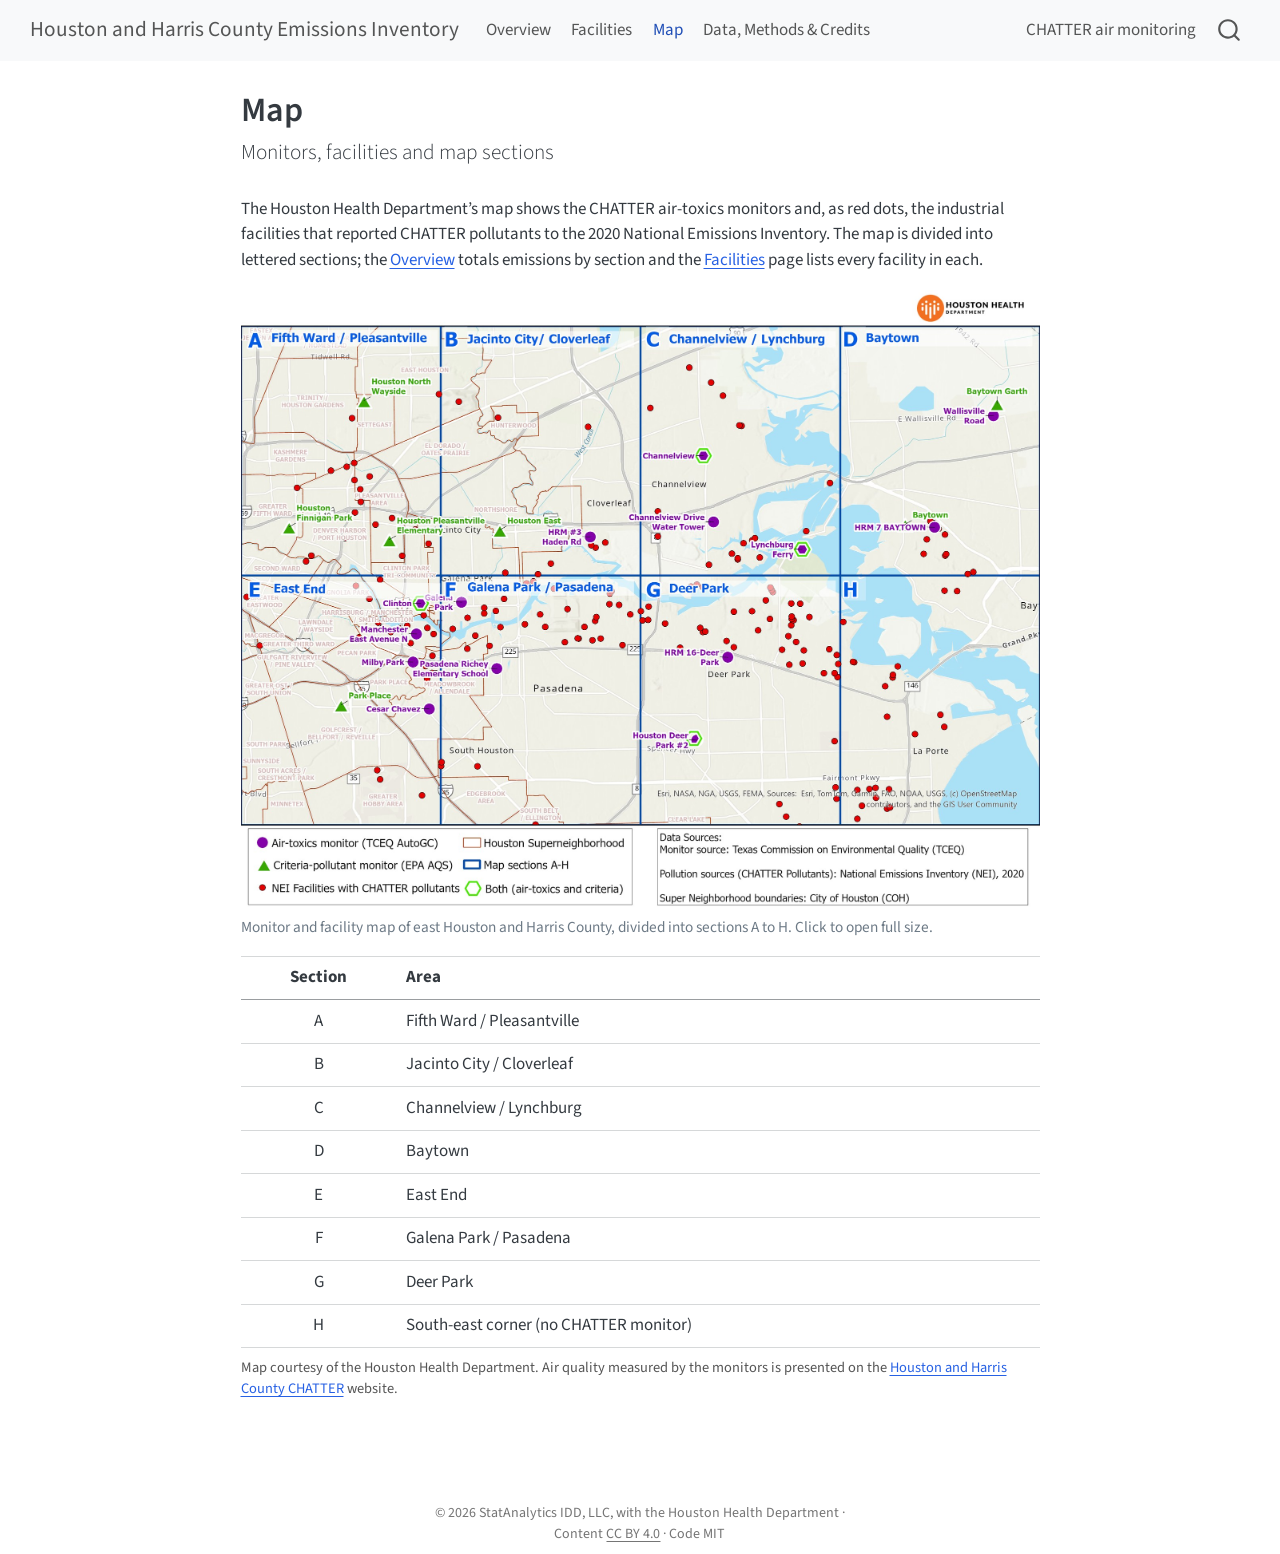
<file: map.html>
<!DOCTYPE html>
<html xmlns="http://www.w3.org/1999/xhtml" lang="en" xml:lang="en"><head>

<meta charset="utf-8">
<meta name="generator" content="quarto-1.8.27">

<meta name="viewport" content="width=device-width, initial-scale=1.0, user-scalable=yes">


<title>Map – Houston and Harris County Emissions Inventory</title>
<style>
code{white-space: pre-wrap;}
span.smallcaps{font-variant: small-caps;}
div.columns{display: flex; gap: min(4vw, 1.5em);}
div.column{flex: auto; overflow-x: auto;}
div.hanging-indent{margin-left: 1.5em; text-indent: -1.5em;}
ul.task-list{list-style: none;}
ul.task-list li input[type="checkbox"] {
  width: 0.8em;
  margin: 0 0.8em 0.2em -1em; /* quarto-specific, see https://github.com/quarto-dev/quarto-cli/issues/4556 */ 
  vertical-align: middle;
}
</style>


<script src="site_libs/quarto-nav/quarto-nav.js"></script>
<script src="site_libs/quarto-nav/headroom.min.js"></script>
<script src="site_libs/clipboard/clipboard.min.js"></script>
<script src="site_libs/quarto-search/autocomplete.umd.js"></script>
<script src="site_libs/quarto-search/fuse.min.js"></script>
<script src="site_libs/quarto-search/quarto-search.js"></script>
<meta name="quarto:offset" content="./">
<script src="site_libs/quarto-html/quarto.js" type="module"></script>
<script src="site_libs/quarto-html/tabsets/tabsets.js" type="module"></script>
<script src="site_libs/quarto-html/axe/axe-check.js" type="module"></script>
<script src="site_libs/quarto-html/popper.min.js"></script>
<script src="site_libs/quarto-html/tippy.umd.min.js"></script>
<script src="site_libs/quarto-html/anchor.min.js"></script>
<link href="site_libs/quarto-html/tippy.css" rel="stylesheet">
<link href="site_libs/quarto-html/quarto-syntax-highlighting-ed96de9b727972fe78a7b5d16c58bf87.css" rel="stylesheet" id="quarto-text-highlighting-styles">
<script src="site_libs/bootstrap/bootstrap.min.js"></script>
<link href="site_libs/bootstrap/bootstrap-icons.css" rel="stylesheet">
<link href="site_libs/bootstrap/bootstrap-5b4ad623e5705c0698d39aec6f10cf02.min.css" rel="stylesheet" append-hash="true" id="quarto-bootstrap" data-mode="light">
<script id="quarto-search-options" type="application/json">{
  "location": "navbar",
  "copy-button": false,
  "collapse-after": 3,
  "panel-placement": "end",
  "type": "overlay",
  "limit": 50,
  "keyboard-shortcut": [
    "f",
    "/",
    "s"
  ],
  "show-item-context": false,
  "language": {
    "search-no-results-text": "No results",
    "search-matching-documents-text": "matching documents",
    "search-copy-link-title": "Copy link to search",
    "search-hide-matches-text": "Hide additional matches",
    "search-more-match-text": "more match in this document",
    "search-more-matches-text": "more matches in this document",
    "search-clear-button-title": "Clear",
    "search-text-placeholder": "",
    "search-detached-cancel-button-title": "Cancel",
    "search-submit-button-title": "Submit",
    "search-label": "Search"
  }
}</script>


<link rel="stylesheet" href="styles.css">
</head>

<body class="nav-fixed fullcontent quarto-light">

<div id="quarto-search-results"></div>
  <header id="quarto-header" class="headroom fixed-top">
    <nav class="navbar navbar-expand-lg " data-bs-theme="dark">
      <div class="navbar-container container-fluid">
      <div class="navbar-brand-container mx-auto">
    <a class="navbar-brand" href="./index.html">
    <span class="navbar-title">Houston and Harris County Emissions Inventory</span>
    </a>
  </div>
            <div id="quarto-search" class="" title="Search"></div>
          <button class="navbar-toggler" type="button" data-bs-toggle="collapse" data-bs-target="#navbarCollapse" aria-controls="navbarCollapse" role="menu" aria-expanded="false" aria-label="Toggle navigation" onclick="if (window.quartoToggleHeadroom) { window.quartoToggleHeadroom(); }">
  <span class="navbar-toggler-icon"></span>
</button>
          <div class="collapse navbar-collapse" id="navbarCollapse">
            <ul class="navbar-nav navbar-nav-scroll me-auto">
  <li class="nav-item">
    <a class="nav-link" href="./index.html"> 
<span class="menu-text">Overview</span></a>
  </li>  
  <li class="nav-item">
    <a class="nav-link" href="./facilities.html"> 
<span class="menu-text">Facilities</span></a>
  </li>  
  <li class="nav-item">
    <a class="nav-link active" href="./map.html" aria-current="page"> 
<span class="menu-text">Map</span></a>
  </li>  
  <li class="nav-item">
    <a class="nav-link" href="./about.html"> 
<span class="menu-text">Data, Methods &amp; Credits</span></a>
  </li>  
</ul>
            <ul class="navbar-nav navbar-nav-scroll ms-auto">
  <li class="nav-item">
    <a class="nav-link" href="https://statanalyticsidd-gh.github.io/Houston-Harris-County/"> 
<span class="menu-text">CHATTER air monitoring</span></a>
  </li>  
</ul>
          </div> <!-- /navcollapse -->
            <div class="quarto-navbar-tools">
</div>
      </div> <!-- /container-fluid -->
    </nav>
</header>
<!-- content -->
<div id="quarto-content" class="quarto-container page-columns page-rows-contents page-layout-article page-navbar">
<!-- sidebar -->
<!-- margin-sidebar -->
    
<!-- main -->
<main class="content" id="quarto-document-content">

<header id="title-block-header" class="quarto-title-block default">
<div class="quarto-title">
<h1 class="title">Map</h1>
<p class="subtitle lead">Monitors, facilities and map sections</p>
</div>



<div class="quarto-title-meta">

    
  
    
  </div>
  


</header>


<p>The Houston Health Department’s map shows the CHATTER air-toxics monitors and, as red dots, the industrial facilities that reported CHATTER pollutants to the 2020 National Emissions Inventory. The map is divided into lettered sections; the <a href="./index.html">Overview</a> totals emissions by section and the <a href="./facilities.html">Facilities</a> page lists every facility in each.</p>
<div class="quarto-figure quarto-figure-center">
<figure class="figure">
<p><a href="figures/monitor_map_houston_harris_HHD_web.jpg"><img src="figures/monitor_map_houston_harris_HHD_web.jpg" class="img-fluid figure-img" alt="Map of east Houston and Harris County showing air monitors and industrial facilities, divided into lettered sections A to H."></a></p>
<figcaption>Monitor and facility map of east Houston and Harris County, divided into sections A to H. Click to open full size.</figcaption>
</figure>
</div>
<table class="caption-top table">
<thead>
<tr class="header">
<th style="text-align: center;">Section</th>
<th style="text-align: left;">Area</th>
</tr>
</thead>
<tbody>
<tr class="odd">
<td style="text-align: center;">A</td>
<td style="text-align: left;">Fifth Ward / Pleasantville</td>
</tr>
<tr class="even">
<td style="text-align: center;">B</td>
<td style="text-align: left;">Jacinto City / Cloverleaf</td>
</tr>
<tr class="odd">
<td style="text-align: center;">C</td>
<td style="text-align: left;">Channelview / Lynchburg</td>
</tr>
<tr class="even">
<td style="text-align: center;">D</td>
<td style="text-align: left;">Baytown</td>
</tr>
<tr class="odd">
<td style="text-align: center;">E</td>
<td style="text-align: left;">East End</td>
</tr>
<tr class="even">
<td style="text-align: center;">F</td>
<td style="text-align: left;">Galena Park / Pasadena</td>
</tr>
<tr class="odd">
<td style="text-align: center;">G</td>
<td style="text-align: left;">Deer Park</td>
</tr>
<tr class="even">
<td style="text-align: center;">H</td>
<td style="text-align: left;">South-east corner (no CHATTER monitor)</td>
</tr>
</tbody>
</table>
<div class="ei-note">
<p>Map courtesy of the Houston Health Department. Air quality measured by the monitors is presented on the <a href="https://statanalyticsidd-gh.github.io/Houston-Harris-County/">Houston and Harris County CHATTER</a> website.</p>
</div>



</main> <!-- /main -->
<script id="quarto-html-after-body" type="application/javascript">
  window.document.addEventListener("DOMContentLoaded", function (event) {
    const icon = "";
    const anchorJS = new window.AnchorJS();
    anchorJS.options = {
      placement: 'right',
      icon: icon
    };
    anchorJS.add('.anchored');
    const isCodeAnnotation = (el) => {
      for (const clz of el.classList) {
        if (clz.startsWith('code-annotation-')) {                     
          return true;
        }
      }
      return false;
    }
    const onCopySuccess = function(e) {
      // button target
      const button = e.trigger;
      // don't keep focus
      button.blur();
      // flash "checked"
      button.classList.add('code-copy-button-checked');
      var currentTitle = button.getAttribute("title");
      button.setAttribute("title", "Copied!");
      let tooltip;
      if (window.bootstrap) {
        button.setAttribute("data-bs-toggle", "tooltip");
        button.setAttribute("data-bs-placement", "left");
        button.setAttribute("data-bs-title", "Copied!");
        tooltip = new bootstrap.Tooltip(button, 
          { trigger: "manual", 
            customClass: "code-copy-button-tooltip",
            offset: [0, -8]});
        tooltip.show();    
      }
      setTimeout(function() {
        if (tooltip) {
          tooltip.hide();
          button.removeAttribute("data-bs-title");
          button.removeAttribute("data-bs-toggle");
          button.removeAttribute("data-bs-placement");
        }
        button.setAttribute("title", currentTitle);
        button.classList.remove('code-copy-button-checked');
      }, 1000);
      // clear code selection
      e.clearSelection();
    }
    const getTextToCopy = function(trigger) {
      const outerScaffold = trigger.parentElement.cloneNode(true);
      const codeEl = outerScaffold.querySelector('code');
      for (const childEl of codeEl.children) {
        if (isCodeAnnotation(childEl)) {
          childEl.remove();
        }
      }
      return codeEl.innerText;
    }
    const clipboard = new window.ClipboardJS('.code-copy-button:not([data-in-quarto-modal])', {
      text: getTextToCopy
    });
    clipboard.on('success', onCopySuccess);
    if (window.document.getElementById('quarto-embedded-source-code-modal')) {
      const clipboardModal = new window.ClipboardJS('.code-copy-button[data-in-quarto-modal]', {
        text: getTextToCopy,
        container: window.document.getElementById('quarto-embedded-source-code-modal')
      });
      clipboardModal.on('success', onCopySuccess);
    }
      var localhostRegex = new RegExp(/^(?:http|https):\/\/localhost\:?[0-9]*\//);
      var mailtoRegex = new RegExp(/^mailto:/);
        var filterRegex = new RegExp("https:\/\/statanalyticsidd-gh\.github\.io\/HHD_EmissionsInventory\/");
      var isInternal = (href) => {
          return filterRegex.test(href) || localhostRegex.test(href) || mailtoRegex.test(href);
      }
      // Inspect non-navigation links and adorn them if external
     var links = window.document.querySelectorAll('a[href]:not(.nav-link):not(.navbar-brand):not(.toc-action):not(.sidebar-link):not(.sidebar-item-toggle):not(.pagination-link):not(.no-external):not([aria-hidden]):not(.dropdown-item):not(.quarto-navigation-tool):not(.about-link)');
      for (var i=0; i<links.length; i++) {
        const link = links[i];
        if (!isInternal(link.href)) {
          // undo the damage that might have been done by quarto-nav.js in the case of
          // links that we want to consider external
          if (link.dataset.originalHref !== undefined) {
            link.href = link.dataset.originalHref;
          }
        }
      }
    function tippyHover(el, contentFn, onTriggerFn, onUntriggerFn) {
      const config = {
        allowHTML: true,
        maxWidth: 500,
        delay: 100,
        arrow: false,
        appendTo: function(el) {
            return el.parentElement;
        },
        interactive: true,
        interactiveBorder: 10,
        theme: 'quarto',
        placement: 'bottom-start',
      };
      if (contentFn) {
        config.content = contentFn;
      }
      if (onTriggerFn) {
        config.onTrigger = onTriggerFn;
      }
      if (onUntriggerFn) {
        config.onUntrigger = onUntriggerFn;
      }
      window.tippy(el, config); 
    }
    const noterefs = window.document.querySelectorAll('a[role="doc-noteref"]');
    for (var i=0; i<noterefs.length; i++) {
      const ref = noterefs[i];
      tippyHover(ref, function() {
        // use id or data attribute instead here
        let href = ref.getAttribute('data-footnote-href') || ref.getAttribute('href');
        try { href = new URL(href).hash; } catch {}
        const id = href.replace(/^#\/?/, "");
        const note = window.document.getElementById(id);
        if (note) {
          return note.innerHTML;
        } else {
          return "";
        }
      });
    }
    const xrefs = window.document.querySelectorAll('a.quarto-xref');
    const processXRef = (id, note) => {
      // Strip column container classes
      const stripColumnClz = (el) => {
        el.classList.remove("page-full", "page-columns");
        if (el.children) {
          for (const child of el.children) {
            stripColumnClz(child);
          }
        }
      }
      stripColumnClz(note)
      if (id === null || id.startsWith('sec-')) {
        // Special case sections, only their first couple elements
        const container = document.createElement("div");
        if (note.children && note.children.length > 2) {
          container.appendChild(note.children[0].cloneNode(true));
          for (let i = 1; i < note.children.length; i++) {
            const child = note.children[i];
            if (child.tagName === "P" && child.innerText === "") {
              continue;
            } else {
              container.appendChild(child.cloneNode(true));
              break;
            }
          }
          if (window.Quarto?.typesetMath) {
            window.Quarto.typesetMath(container);
          }
          return container.innerHTML
        } else {
          if (window.Quarto?.typesetMath) {
            window.Quarto.typesetMath(note);
          }
          return note.innerHTML;
        }
      } else {
        // Remove any anchor links if they are present
        const anchorLink = note.querySelector('a.anchorjs-link');
        if (anchorLink) {
          anchorLink.remove();
        }
        if (window.Quarto?.typesetMath) {
          window.Quarto.typesetMath(note);
        }
        if (note.classList.contains("callout")) {
          return note.outerHTML;
        } else {
          return note.innerHTML;
        }
      }
    }
    for (var i=0; i<xrefs.length; i++) {
      const xref = xrefs[i];
      tippyHover(xref, undefined, function(instance) {
        instance.disable();
        let url = xref.getAttribute('href');
        let hash = undefined; 
        if (url.startsWith('#')) {
          hash = url;
        } else {
          try { hash = new URL(url).hash; } catch {}
        }
        if (hash) {
          const id = hash.replace(/^#\/?/, "");
          const note = window.document.getElementById(id);
          if (note !== null) {
            try {
              const html = processXRef(id, note.cloneNode(true));
              instance.setContent(html);
            } finally {
              instance.enable();
              instance.show();
            }
          } else {
            // See if we can fetch this
            fetch(url.split('#')[0])
            .then(res => res.text())
            .then(html => {
              const parser = new DOMParser();
              const htmlDoc = parser.parseFromString(html, "text/html");
              const note = htmlDoc.getElementById(id);
              if (note !== null) {
                const html = processXRef(id, note);
                instance.setContent(html);
              } 
            }).finally(() => {
              instance.enable();
              instance.show();
            });
          }
        } else {
          // See if we can fetch a full url (with no hash to target)
          // This is a special case and we should probably do some content thinning / targeting
          fetch(url)
          .then(res => res.text())
          .then(html => {
            const parser = new DOMParser();
            const htmlDoc = parser.parseFromString(html, "text/html");
            const note = htmlDoc.querySelector('main.content');
            if (note !== null) {
              // This should only happen for chapter cross references
              // (since there is no id in the URL)
              // remove the first header
              if (note.children.length > 0 && note.children[0].tagName === "HEADER") {
                note.children[0].remove();
              }
              const html = processXRef(null, note);
              instance.setContent(html);
            } 
          }).finally(() => {
            instance.enable();
            instance.show();
          });
        }
      }, function(instance) {
      });
    }
        let selectedAnnoteEl;
        const selectorForAnnotation = ( cell, annotation) => {
          let cellAttr = 'data-code-cell="' + cell + '"';
          let lineAttr = 'data-code-annotation="' +  annotation + '"';
          const selector = 'span[' + cellAttr + '][' + lineAttr + ']';
          return selector;
        }
        const selectCodeLines = (annoteEl) => {
          const doc = window.document;
          const targetCell = annoteEl.getAttribute("data-target-cell");
          const targetAnnotation = annoteEl.getAttribute("data-target-annotation");
          const annoteSpan = window.document.querySelector(selectorForAnnotation(targetCell, targetAnnotation));
          const lines = annoteSpan.getAttribute("data-code-lines").split(",");
          const lineIds = lines.map((line) => {
            return targetCell + "-" + line;
          })
          let top = null;
          let height = null;
          let parent = null;
          if (lineIds.length > 0) {
              //compute the position of the single el (top and bottom and make a div)
              const el = window.document.getElementById(lineIds[0]);
              top = el.offsetTop;
              height = el.offsetHeight;
              parent = el.parentElement.parentElement;
            if (lineIds.length > 1) {
              const lastEl = window.document.getElementById(lineIds[lineIds.length - 1]);
              const bottom = lastEl.offsetTop + lastEl.offsetHeight;
              height = bottom - top;
            }
            if (top !== null && height !== null && parent !== null) {
              // cook up a div (if necessary) and position it 
              let div = window.document.getElementById("code-annotation-line-highlight");
              if (div === null) {
                div = window.document.createElement("div");
                div.setAttribute("id", "code-annotation-line-highlight");
                div.style.position = 'absolute';
                parent.appendChild(div);
              }
              div.style.top = top - 2 + "px";
              div.style.height = height + 4 + "px";
              div.style.left = 0;
              let gutterDiv = window.document.getElementById("code-annotation-line-highlight-gutter");
              if (gutterDiv === null) {
                gutterDiv = window.document.createElement("div");
                gutterDiv.setAttribute("id", "code-annotation-line-highlight-gutter");
                gutterDiv.style.position = 'absolute';
                const codeCell = window.document.getElementById(targetCell);
                const gutter = codeCell.querySelector('.code-annotation-gutter');
                gutter.appendChild(gutterDiv);
              }
              gutterDiv.style.top = top - 2 + "px";
              gutterDiv.style.height = height + 4 + "px";
            }
            selectedAnnoteEl = annoteEl;
          }
        };
        const unselectCodeLines = () => {
          const elementsIds = ["code-annotation-line-highlight", "code-annotation-line-highlight-gutter"];
          elementsIds.forEach((elId) => {
            const div = window.document.getElementById(elId);
            if (div) {
              div.remove();
            }
          });
          selectedAnnoteEl = undefined;
        };
          // Handle positioning of the toggle
      window.addEventListener(
        "resize",
        throttle(() => {
          elRect = undefined;
          if (selectedAnnoteEl) {
            selectCodeLines(selectedAnnoteEl);
          }
        }, 10)
      );
      function throttle(fn, ms) {
      let throttle = false;
      let timer;
        return (...args) => {
          if(!throttle) { // first call gets through
              fn.apply(this, args);
              throttle = true;
          } else { // all the others get throttled
              if(timer) clearTimeout(timer); // cancel #2
              timer = setTimeout(() => {
                fn.apply(this, args);
                timer = throttle = false;
              }, ms);
          }
        };
      }
        // Attach click handler to the DT
        const annoteDls = window.document.querySelectorAll('dt[data-target-cell]');
        for (const annoteDlNode of annoteDls) {
          annoteDlNode.addEventListener('click', (event) => {
            const clickedEl = event.target;
            if (clickedEl !== selectedAnnoteEl) {
              unselectCodeLines();
              const activeEl = window.document.querySelector('dt[data-target-cell].code-annotation-active');
              if (activeEl) {
                activeEl.classList.remove('code-annotation-active');
              }
              selectCodeLines(clickedEl);
              clickedEl.classList.add('code-annotation-active');
            } else {
              // Unselect the line
              unselectCodeLines();
              clickedEl.classList.remove('code-annotation-active');
            }
          });
        }
    const findCites = (el) => {
      const parentEl = el.parentElement;
      if (parentEl) {
        const cites = parentEl.dataset.cites;
        if (cites) {
          return {
            el,
            cites: cites.split(' ')
          };
        } else {
          return findCites(el.parentElement)
        }
      } else {
        return undefined;
      }
    };
    var bibliorefs = window.document.querySelectorAll('a[role="doc-biblioref"]');
    for (var i=0; i<bibliorefs.length; i++) {
      const ref = bibliorefs[i];
      const citeInfo = findCites(ref);
      if (citeInfo) {
        tippyHover(citeInfo.el, function() {
          var popup = window.document.createElement('div');
          citeInfo.cites.forEach(function(cite) {
            var citeDiv = window.document.createElement('div');
            citeDiv.classList.add('hanging-indent');
            citeDiv.classList.add('csl-entry');
            var biblioDiv = window.document.getElementById('ref-' + cite);
            if (biblioDiv) {
              citeDiv.innerHTML = biblioDiv.innerHTML;
            }
            popup.appendChild(citeDiv);
          });
          return popup.innerHTML;
        });
      }
    }
  });
  </script>
</div> <!-- /content -->
<footer class="footer">
  <div class="nav-footer">
    <div class="nav-footer-left">
      &nbsp;
    </div>   
    <div class="nav-footer-center">
<p>© 2026 StatAnalytics IDD, LLC, with the Houston Health Department · Content <a href="https://creativecommons.org/licenses/by/4.0/">CC BY 4.0</a> · Code MIT</p>
</div>
    <div class="nav-footer-right">
      &nbsp;
    </div>
  </div>
</footer>




</body></html>
</file>
<file: site_libs/quarto-html/tippy.css>
.tippy-box[data-animation=fade][data-state=hidden]{opacity:0}[data-tippy-root]{max-width:calc(100vw - 10px)}.tippy-box{position:relative;background-color:#333;color:#fff;border-radius:4px;font-size:14px;line-height:1.4;white-space:normal;outline:0;transition-property:transform,visibility,opacity}.tippy-box[data-placement^=top]>.tippy-arrow{bottom:0}.tippy-box[data-placement^=top]>.tippy-arrow:before{bottom:-7px;left:0;border-width:8px 8px 0;border-top-color:initial;transform-origin:center top}.tippy-box[data-placement^=bottom]>.tippy-arrow{top:0}.tippy-box[data-placement^=bottom]>.tippy-arrow:before{top:-7px;left:0;border-width:0 8px 8px;border-bottom-color:initial;transform-origin:center bottom}.tippy-box[data-placement^=left]>.tippy-arrow{right:0}.tippy-box[data-placement^=left]>.tippy-arrow:before{border-width:8px 0 8px 8px;border-left-color:initial;right:-7px;transform-origin:center left}.tippy-box[data-placement^=right]>.tippy-arrow{left:0}.tippy-box[data-placement^=right]>.tippy-arrow:before{left:-7px;border-width:8px 8px 8px 0;border-right-color:initial;transform-origin:center right}.tippy-box[data-inertia][data-state=visible]{transition-timing-function:cubic-bezier(.54,1.5,.38,1.11)}.tippy-arrow{width:16px;height:16px;color:#333}.tippy-arrow:before{content:"";position:absolute;border-color:transparent;border-style:solid}.tippy-content{position:relative;padding:5px 9px;z-index:1}
</file>
<file: site_libs/quarto-html/quarto-syntax-highlighting-ed96de9b727972fe78a7b5d16c58bf87.css>
/* quarto syntax highlight colors */
:root {
  --quarto-hl-ot-color: #003B4F;
  --quarto-hl-at-color: #657422;
  --quarto-hl-ss-color: #20794D;
  --quarto-hl-an-color: #5E5E5E;
  --quarto-hl-fu-color: #4758AB;
  --quarto-hl-st-color: #20794D;
  --quarto-hl-cf-color: #003B4F;
  --quarto-hl-op-color: #5E5E5E;
  --quarto-hl-er-color: #AD0000;
  --quarto-hl-bn-color: #AD0000;
  --quarto-hl-al-color: #AD0000;
  --quarto-hl-va-color: #111111;
  --quarto-hl-bu-color: inherit;
  --quarto-hl-ex-color: inherit;
  --quarto-hl-pp-color: #AD0000;
  --quarto-hl-in-color: #5E5E5E;
  --quarto-hl-vs-color: #20794D;
  --quarto-hl-wa-color: #5E5E5E;
  --quarto-hl-do-color: #5E5E5E;
  --quarto-hl-im-color: #00769E;
  --quarto-hl-ch-color: #20794D;
  --quarto-hl-dt-color: #AD0000;
  --quarto-hl-fl-color: #AD0000;
  --quarto-hl-co-color: #5E5E5E;
  --quarto-hl-cv-color: #5E5E5E;
  --quarto-hl-cn-color: #8f5902;
  --quarto-hl-sc-color: #5E5E5E;
  --quarto-hl-dv-color: #AD0000;
  --quarto-hl-kw-color: #003B4F;
}

/* other quarto variables */
:root {
  --quarto-font-monospace: SFMono-Regular, Menlo, Monaco, Consolas, "Liberation Mono", "Courier New", monospace;
}

/* syntax highlight based on Pandoc's rules */
pre > code.sourceCode > span {
  color: #003B4F;
}

code.sourceCode > span {
  color: #003B4F;
}

div.sourceCode,
div.sourceCode pre.sourceCode {
  color: #003B4F;
}

/* Normal */
code span {
  color: #003B4F;
}

/* Alert */
code span.al {
  color: #AD0000;
  font-style: inherit;
}

/* Annotation */
code span.an {
  color: #5E5E5E;
  font-style: inherit;
}

/* Attribute */
code span.at {
  color: #657422;
  font-style: inherit;
}

/* BaseN */
code span.bn {
  color: #AD0000;
  font-style: inherit;
}

/* BuiltIn */
code span.bu {
  font-style: inherit;
}

/* ControlFlow */
code span.cf {
  color: #003B4F;
  font-weight: bold;
  font-style: inherit;
}

/* Char */
code span.ch {
  color: #20794D;
  font-style: inherit;
}

/* Constant */
code span.cn {
  color: #8f5902;
  font-style: inherit;
}

/* Comment */
code span.co {
  color: #5E5E5E;
  font-style: inherit;
}

/* CommentVar */
code span.cv {
  color: #5E5E5E;
  font-style: italic;
}

/* Documentation */
code span.do {
  color: #5E5E5E;
  font-style: italic;
}

/* DataType */
code span.dt {
  color: #AD0000;
  font-style: inherit;
}

/* DecVal */
code span.dv {
  color: #AD0000;
  font-style: inherit;
}

/* Error */
code span.er {
  color: #AD0000;
  font-style: inherit;
}

/* Extension */
code span.ex {
  font-style: inherit;
}

/* Float */
code span.fl {
  color: #AD0000;
  font-style: inherit;
}

/* Function */
code span.fu {
  color: #4758AB;
  font-style: inherit;
}

/* Import */
code span.im {
  color: #00769E;
  font-style: inherit;
}

/* Information */
code span.in {
  color: #5E5E5E;
  font-style: inherit;
}

/* Keyword */
code span.kw {
  color: #003B4F;
  font-weight: bold;
  font-style: inherit;
}

/* Operator */
code span.op {
  color: #5E5E5E;
  font-style: inherit;
}

/* Other */
code span.ot {
  color: #003B4F;
  font-style: inherit;
}

/* Preprocessor */
code span.pp {
  color: #AD0000;
  font-style: inherit;
}

/* SpecialChar */
code span.sc {
  color: #5E5E5E;
  font-style: inherit;
}

/* SpecialString */
code span.ss {
  color: #20794D;
  font-style: inherit;
}

/* String */
code span.st {
  color: #20794D;
  font-style: inherit;
}

/* Variable */
code span.va {
  color: #111111;
  font-style: inherit;
}

/* VerbatimString */
code span.vs {
  color: #20794D;
  font-style: inherit;
}

/* Warning */
code span.wa {
  color: #5E5E5E;
  font-style: italic;
}

.prevent-inlining {
  content: "</";
}

/*# sourceMappingURL=0920dd6d7437995b8cdf7429764427b1.css.map */
</file>
<file: styles.css>
/* Emissions inventory tables (written by emissions/inventory.py). */
.ei-table { width: 100%; border-collapse: collapse; font-size: 0.88rem; margin: 0.3rem 0 1rem 0; }
.ei-table caption { caption-side: top; text-align: left; font-weight: 600; color: #222; padding-bottom: 0.3rem; }
.ei-table.ei-compact { font-size: 0.84rem; line-height: 1.25; }
.ei-table.ei-compact td, .ei-table.ei-compact th { padding: 0.15rem 0.45rem; }
.ei-table th { text-align: left; border-bottom: 2px solid #999; padding: 0.25rem 0.5rem; font-weight: 600; }
.ei-table td { border-bottom: 1px solid #e3e3e3; padding: 0.25rem 0.5rem; vertical-align: top; }
.ei-table .ei-num { text-align: right; font-variant-numeric: tabular-nums; white-space: nowrap; }
.ei-table td.ei-sec, .ei-table th.ei-sec { text-align: center; font-weight: 700; }
.ei-table .ei-co { color: #555; font-size: 0.82rem; }
.ei-table .ei-zero { color: #bbb; }
.ei-table tr.ei-total td { border-top: 2px solid #999; font-weight: 600; }
.ei-full td:first-child { min-width: 16rem; }

.ei-note { font-size: 0.85rem; color: #555; }
.ei-callout { border-left: 4px solid #B64B14; background: #faf6f0; padding: 0.6rem 0.9rem; margin: 1rem 0; }
.ei-section-links a { display: inline-block; margin: 0 0.6rem 0.3rem 0; font-weight: 600; }
.ei-logos img { height: 64px; width: auto; margin: 0.4rem 1.5rem 0.4rem 0; vertical-align: middle; }
</file>
